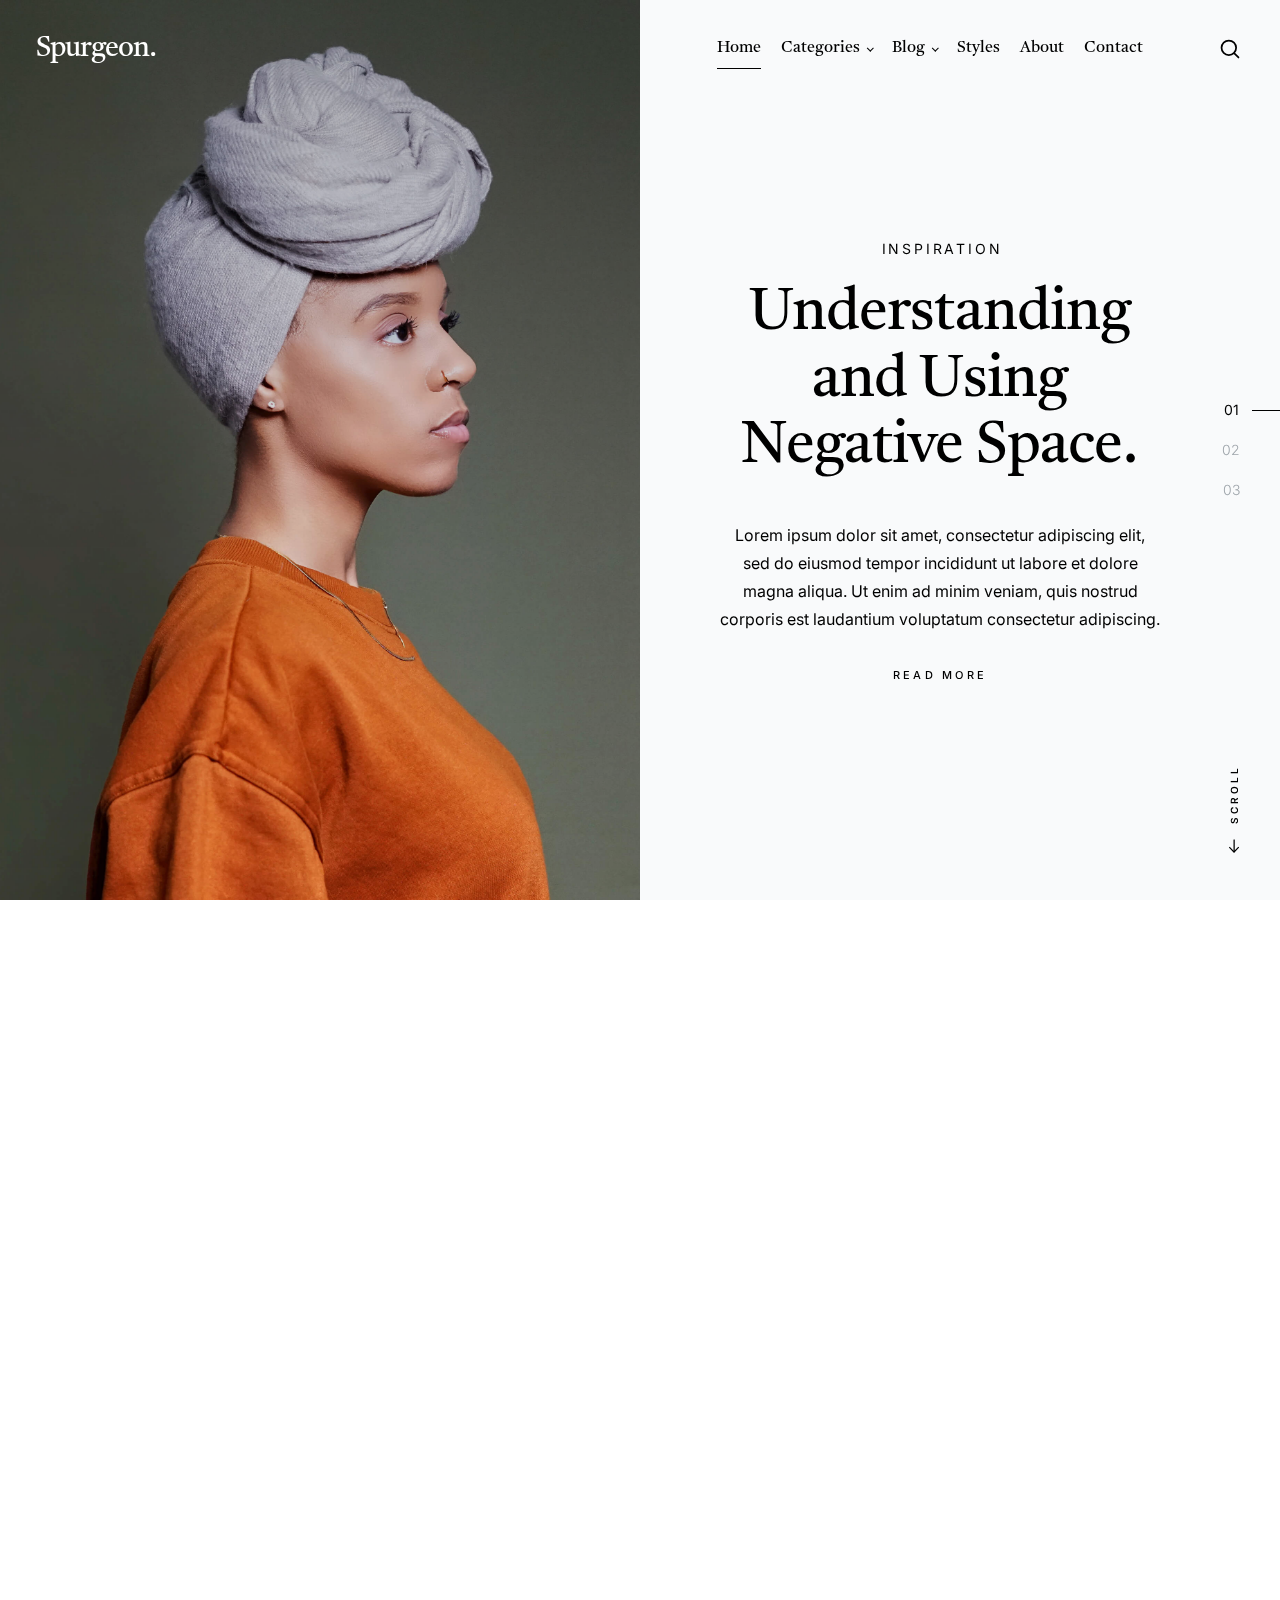
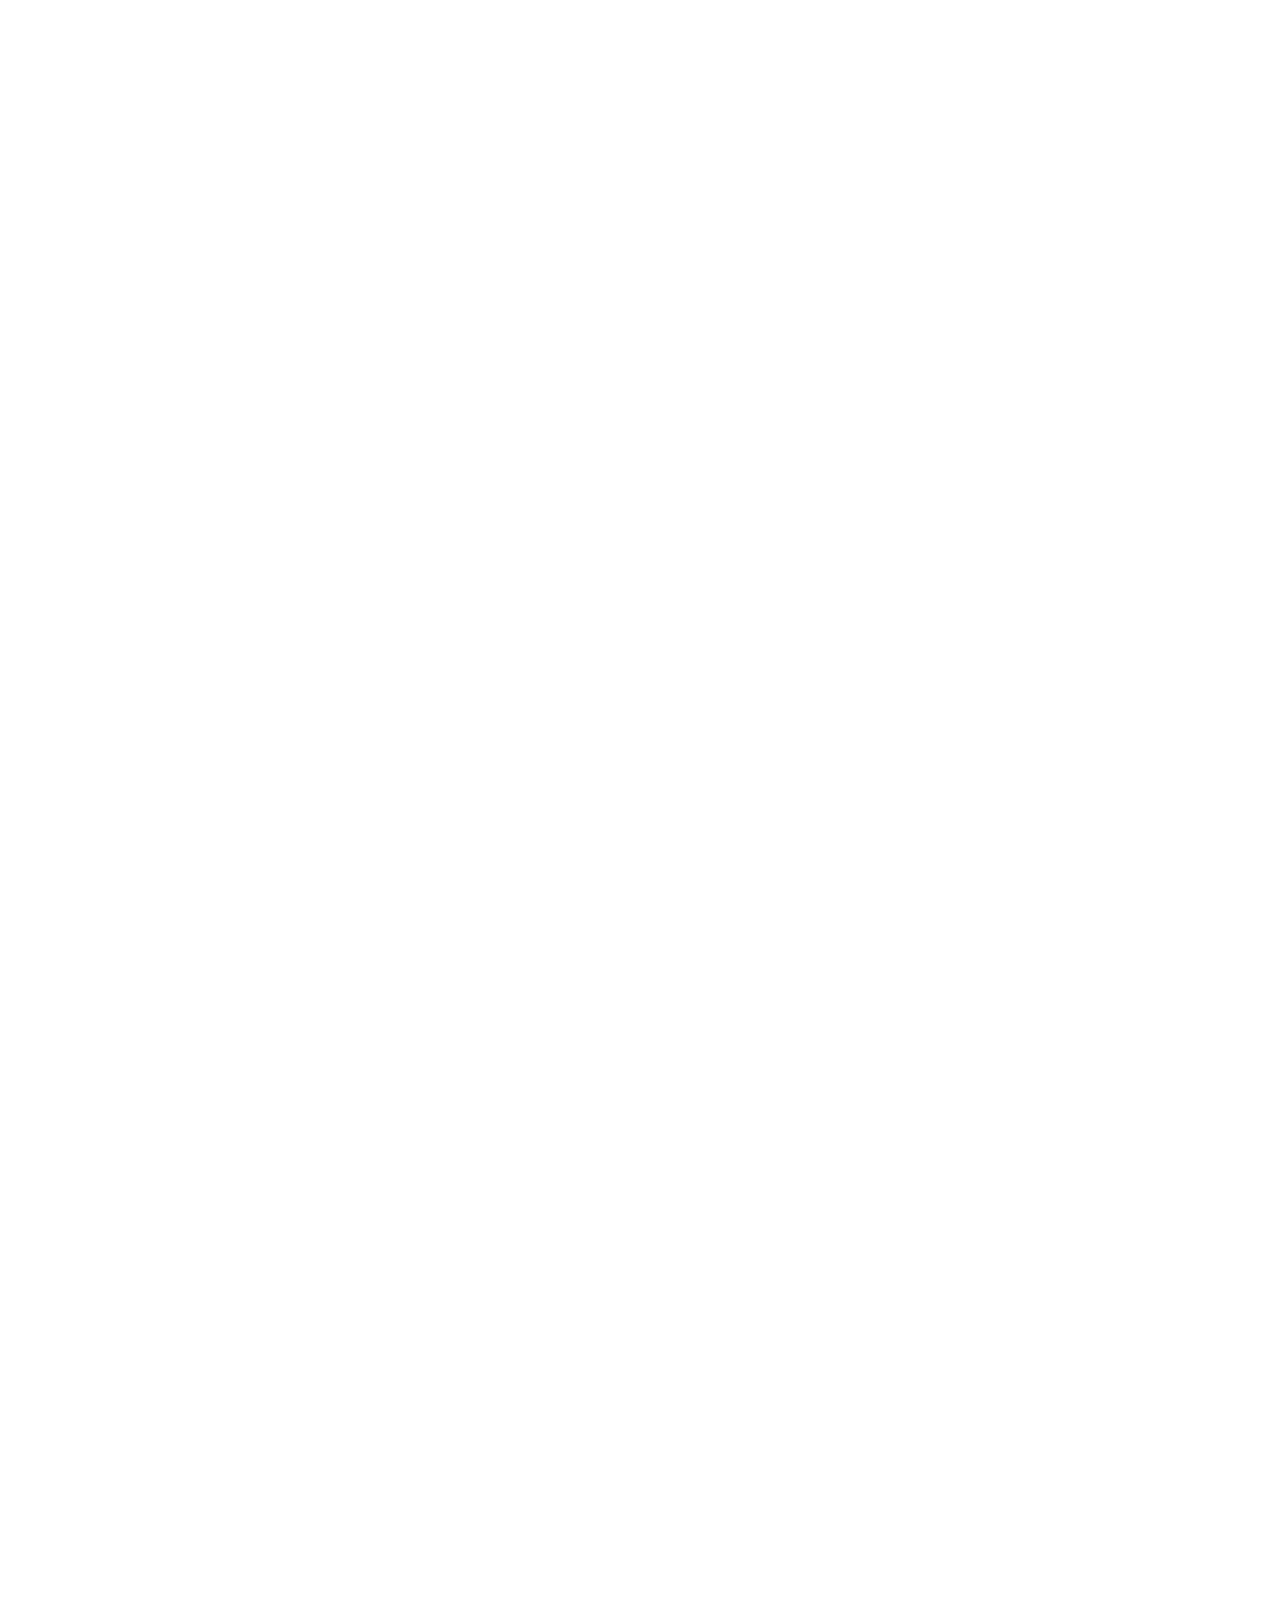
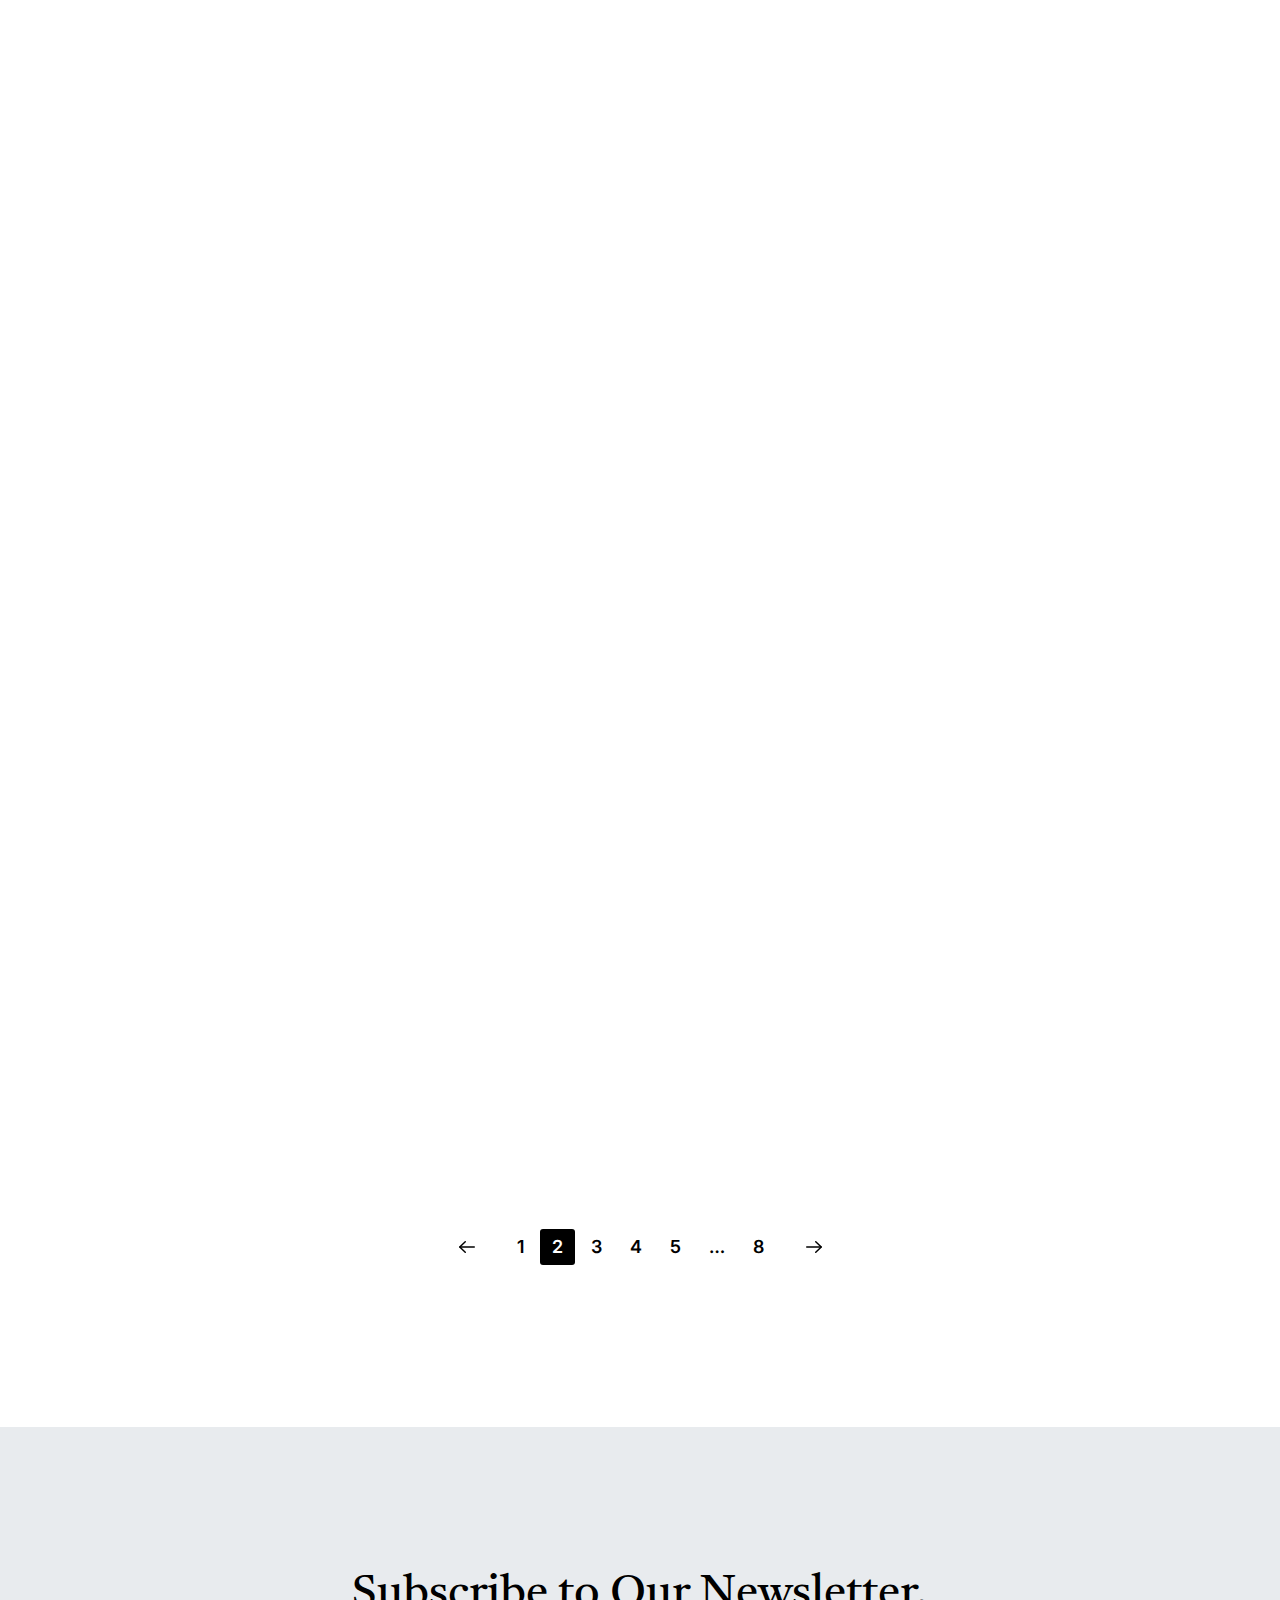
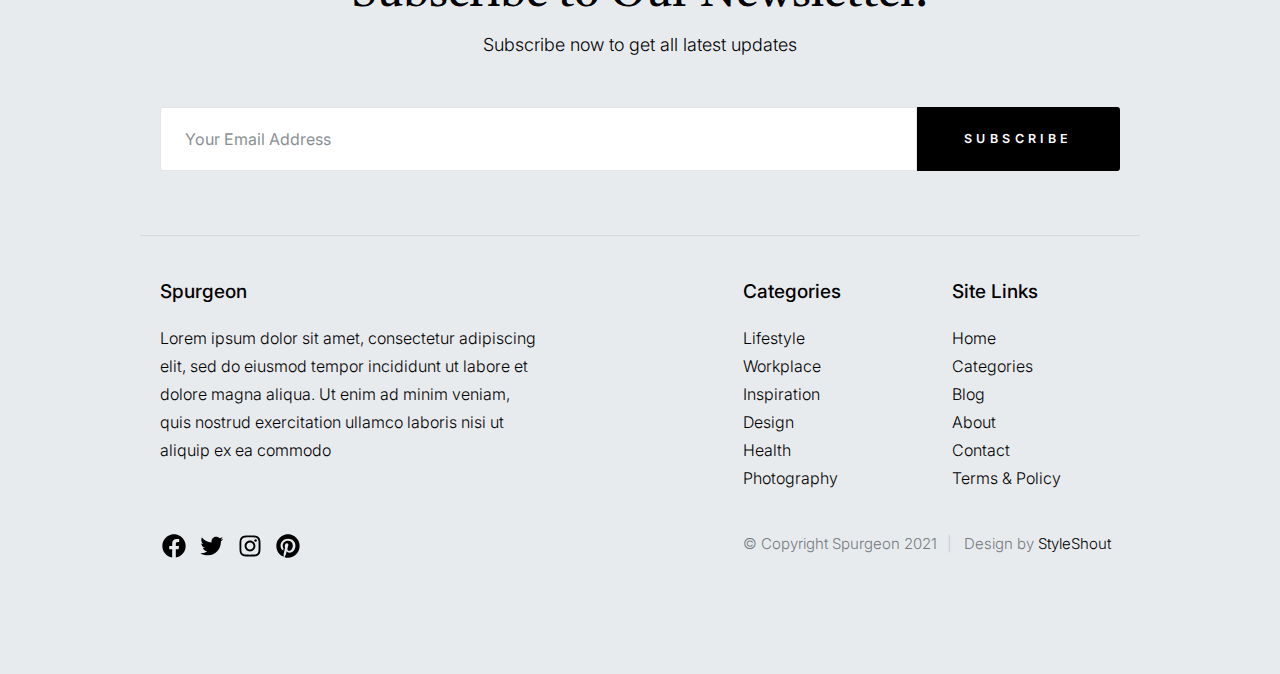
<file: themes/myclassicblog/html_template/index.html>
<!DOCTYPE html>
<html lang="en" class="no-js">

<head>

    <!--- basic page needs ================================================== -->
    <meta charset="utf-8">
    <meta name="viewport" content="width=device-width, initial-scale=1">
    <title>Spurgeon</title>

    <script>
        document.documentElement.classList.remove('no-js');
        document.documentElement.classList.add('js');
    </script>

    <!-- CSS ================================================== -->
    <link rel="stylesheet" href="assets/css/vendor.css">
    <link rel="stylesheet" href="assets/css/styles.css">

    <!-- favicons ================================================== -->
    <link rel="apple-touch-icon" sizes="180x180" href="assets/apple-touch-icon.png">
    <link rel="icon" type="image/png" sizes="32x32" href="assets/favicon-32x32.png">
    <link rel="icon" type="image/png" sizes="16x16" href="assets/favicon-16x16.png">
    <link rel="manifest" href="site.webmanifest">

</head>


<body id="top">

    <!-- preloader ================================================== -->
    <div id="preloader">
        <div id="loader" class="dots-fade">
            <div></div>
            <div></div>
            <div></div>
        </div>
    </div>

    <!-- page wrap ================================================== -->
    <div id="page" class="s-pagewrap ss-home">

        <!-- # site header ================================================== -->
        <header id="masthead" class="s-header">

            <div class="s-header__branding">
                <p class="site-title">
                    <a href="index.html" rel="home">Spurgeon.</a>
                </p>
            </div>

            <div class="row s-header__navigation">

                <nav class="s-header__nav-wrap">

                    <h3 class="s-header__nav-heading">Navigate to</h3>

                    <ul class="s-header__nav">
                        <li class="current-menu-item"><a href="index.html" title="">Home</a></li>
                        <li class="has-children">
                            <a href="#0" title="" class="">Categories</a>
                            <ul class="sub-menu">
                                <li><a href="category.html">Design</a></li>
                                <li><a href="category.html">Lifestyle</a></li>
                                <li><a href="category.html">Inspiration</a></li>
                                <li><a href="category.html">Work</a></li>
                                <li><a href="category.html">Health</a></li>
                                <li><a href="category.html">Photography</a></li>
                            </ul>
                        </li>
                        <li class="has-children">
                            <a href="#0" title="" class="">Blog</a>
                            <ul class="sub-menu">
                                <li><a href="single-standard.html">Standard Post</a></li>
                                <li><a href="single-video.html">Video Post</a></li>
                                <li><a href="single-audio.html">Audio Post</a></li>
                            </ul>
                        </li>
                        <li><a href="styles.html" title="">Styles</a></li>
                        <li><a href="about.html" title="">About</a></li>
                        <li><a href="contact.html" title="">Contact</a></li>
                    </ul> <!-- end s-header__nav -->

                </nav> <!-- end s-header__nav-wrap -->

            </div> <!-- end s-header__navigation -->

            <div class="s-header__search">

                <div class="s-header__search-inner">
                    <div class="row">

                        <form role="search" method="get" class="s-header__search-form" action="#">
                            <label>
                                <span class="u-screen-reader-text">Search for:</span>
                                <input type="search" class="s-header__search-field" placeholder="Search for..." value=""
                                    name="s" title="Search for:" autocomplete="off">
                            </label>
                            <input type="submit" class="s-header__search-submit" value="Search">
                        </form>

                        <a href="#0" title="Close Search" class="s-header__search-close">Close</a>

                    </div> <!-- end row -->
                </div> <!-- s-header__search-inner -->

            </div> <!-- end s-header__search -->

            <a class="s-header__menu-toggle" href="#0"><span>Menu</span></a>
            <a class="s-header__search-trigger" href="#">
                <svg width="24" height="24" fill="none" viewBox="0 0 24 24">
                    <path stroke="currentColor" stroke-linecap="round" stroke-linejoin="round" stroke-width="1.5"
                        d="M19.25 19.25L15.5 15.5M4.75 11C4.75 7.54822 7.54822 4.75 11 4.75C14.4518 4.75 17.25 7.54822 17.25 11C17.25 14.4518 14.4518 17.25 11 17.25C7.54822 17.25 4.75 14.4518 4.75 11Z">
                    </path>
                </svg>
            </a>

        </header> <!-- end s-header -->

        <!-- # site-content ================================================== -->
        <section id="content" class="s-content">

            <!-- hero -->
            <div class="hero">

                <div class="hero__slider swiper-container">

                    <div class="swiper-wrapper">
                        <article class="hero__slide swiper-slide">
                            <div class="hero__entry-image"
                                style="background-image: url('assets/images/thumbs/featured/featured-01_2000.jpg');">
                            </div>
                            <div class="hero__entry-text">
                                <div class="hero__entry-text-inner">
                                    <div class="hero__entry-meta">
                                        <span class="cat-links">
                                            <a href="category.html">Inspiration</a>
                                        </span>
                                    </div>
                                    <h2 class="hero__entry-title">
                                        <a href="single-standard.html">
                                            Understanding and Using Negative Space.
                                        </a>
                                    </h2>
                                    <p class="hero__entry-desc">
                                        Lorem ipsum dolor sit amet, consectetur adipiscing elit, sed do eiusmod tempor
                                        incididunt ut labore et dolore magna aliqua. Ut enim ad minim veniam, quis
                                        nostrud corporis est laudantium voluptatum consectetur adipiscing.
                                    </p>
                                    <a class="hero__more-link" href="single-standard.html">Read More</a>
                                </div>
                            </div>
                        </article>
                        <article class="hero__slide swiper-slide">
                            <div class="hero__entry-image"
                                style="background-image: url('assets/images/thumbs/featured/featured-02_2000.jpg');">
                            </div>
                            <div class="hero__entry-text">
                                <div class="hero__entry-text-inner">
                                    <div class="hero__entry-meta">
                                        <span class="cat-links">
                                            <a href="category.html">Health</a>
                                        </span>
                                    </div>
                                    <h2 class="hero__entry-title">
                                        <a href="single-standard.html">
                                            10 Reasons Why Being in Nature Is Good For You.
                                        </a>
                                    </h2>
                                    <p class="hero__entry-desc">
                                        Voluptas harum sequi rerum quasi quisquam. Est tenetur ut doloribus in aliquid
                                        animi nostrum. Tempora
                                        quibusdam ad nulla. Quis autem possimus dolores est est fugiat saepe vel aut.
                                        Earum consequatur.
                                    </p>
                                    <a class="hero__more-link" href="single-standard.html">Read More</a>
                                </div>
                            </div>
                        </article>
                        <article class="hero__slide swiper-slide">
                            <div class="hero__entry-image"
                                style="background-image: url('assets/images/thumbs/featured/featured-03_2000.jpg');">
                            </div>
                            <div class="hero__entry-text">
                                <div class="hero__entry-text-inner">
                                    <div class="hero__entry-meta">
                                        <span class="cat-links">
                                            <a href="category.html">Lifestyle</a>
                                        </span>
                                    </div>
                                    <h2 class="hero__entry-title">
                                        <a href="single-standard.html">
                                            Six Relaxation Techniques to Reduce Stress.
                                        </a>
                                    </h2>
                                    <p class="hero__entry-desc">
                                        Quasi consequatur quia excepturi ullam velit. Repellat velit vel occaecati neque
                                        perspiciatis quibusdam nulla.
                                        Unde et earum. Nostrum nulla optio debitis odio modi. Quis autem possimus
                                        dolores est est fugiat saepe vel aut.
                                    </p>
                                    <a class="hero__more-link" href="single-standard.html">Read More</a>
                                </div>
                            </div>
                        </article>
                    </div> <!-- swiper-wrapper -->

                    <div class="swiper-pagination"></div>

                </div> <!-- end hero slider -->

                <a href="#bricks" class="hero__scroll-down smoothscroll">
                    <svg width="24" height="24" fill="none" viewBox="0 0 24 24">
                        <path stroke="currentColor" stroke-linecap="round" stroke-linejoin="round" stroke-width="1.5"
                            d="M10.25 6.75L4.75 12L10.25 17.25"></path>
                        <path stroke="currentColor" stroke-linecap="round" stroke-linejoin="round" stroke-width="1.5"
                            d="M19.25 12H5"></path>
                    </svg>
                    <span>Scroll</span>
                </a>

            </div> <!-- end hero -->


            <!--  masonry -->
            <div id="bricks" class="bricks">

                <div class="masonry">

                    <div class="bricks-wrapper" data-animate-block>

                        <div class="grid-sizer"></div>

                        <article class="brick entry" data-animate-el>

                            <div class="entry__thumb">
                                <a href="single-standard.html" class="thumb-link">
                                    <img src="assets/images/thumbs/masonry/statue-600.jpg"
                                        srcset="assets/images/thumbs/masonry/statue-600.jpg 1x, assets/images/thumbs/masonry/statue-1200.jpg 2x"
                                        alt="">
                                </a>
                            </div> <!-- end entry__thumb -->

                            <div class="entry__text">
                                <div class="entry__header">
                                    <div class="entry__meta">
                                        <span class="cat-links">
                                            <a href="#">Design</a>
                                        </span>
                                        <span class="byline">
                                            By:
                                            <a href="#0">Naruto Uzumaki</a>
                                        </span>
                                    </div>
                                    <h1 class="entry__title"><a href="single-standard.html">Just a Normal Simple Blog
                                            Post.</a></h1>
                                </div>
                                <div class="entry__excerpt">
                                    <p>
                                        Lorem ipsum Sed eiusmod esse aliqua sed incididunt aliqua incididunt mollit id
                                        et sit proident dolor nulla
                                        sed commodo est ad minim elit reprehenderit nisi officia aute incididunt velit
                                        sint in aliqua cillum in.
                                    </p>
                                </div>
                                <a class="entry__more-link" href="#0">Read More</a>
                            </div> <!-- end entry__text -->

                        </article> <!-- end article -->

                        <article class="brick entry" data-animate-el>

                            <div class="entry__thumb">
                                <a href="single-standard.html" class="thumb-link">
                                    <img src="assets/images/thumbs/masonry/beetle-600.jpg"
                                        srcset="assets/images/thumbs/masonry/beetle-600.jpg 1x, assets/images/thumbs/masonry/beetle-1200.jpg 2x"
                                        alt="">
                                </a>
                            </div> <!-- end entry__thumb -->

                            <div class="entry__text">
                                <div class="entry__header">
                                    <div class="entry__meta">
                                        <span class="cat-links">
                                            <a href="#">Lifestyle</a>
                                        </span>
                                        <span class="post-date">
                                            By:
                                            <a href="#0">Sasuke Uchiha</a>
                                        </span>
                                    </div>
                                    <h1 class="entry__title"><a href="single-standard.html">Throwback To The Good Old
                                            Days.</a></h1>
                                </div>
                                <div class="entry__excerpt">
                                    <p>
                                        Ipsam odio corrupti et dolores odit aliquid quo. Dolore consectetur a sit modi
                                        quam debitis non omnis. Enim ullam
                                        voluptatem ipsum soluta sed debitis nihil quasi. Et et et sit. Lorem ipsum Sed
                                        eiusmod esse aliqua sed incididunt.
                                    </p>
                                </div>
                                <a class="entry__more-link" href="#0">Read More</a>
                            </div> <!-- end entry__text -->

                        </article> <!-- end article -->

                        <article class="brick entry" data-animate-el>

                            <div class="entry__thumb">
                                <a href="single-standard.html" class="thumb-link">
                                    <img src="assets/images/thumbs/masonry/grayscale-600.jpg"
                                        srcset="assets/images/thumbs/masonry/grayscale-600.jpg 1x, assets/images/thumbs/masonry/grayscale-1200.jpg 2x"
                                        alt="">
                                </a>
                            </div> <!-- end entry__thumb -->

                            <div class="entry__text">
                                <div class="entry__header">
                                    <div class="entry__meta">
                                        <span class="cat-links">
                                            <a href="#">Design</a>
                                        </span>
                                        <span class="byline">
                                            By:
                                            <a href="#0">Naruto Uzumaki</a>
                                        </span>
                                    </div>
                                    <h1 class="entry__title"><a href="single-standard.html">5 Grayscale Coloring
                                            Techniques.</a></h1>
                                </div>
                                <div class="entry__excerpt">
                                    <p>
                                        Quo saepe magni magnam expedita nobis. Rerum assumenda necessitatibus tempora
                                        dolorem. Harum animi tempora odio natus et
                                        et perferendis possimus. Aut quo mollitia libero molestiae aut molestiae
                                        voluptate tempore. Eius voluptatem eligendi .
                                    </p>
                                </div>
                                <a class="entry__more-link" href="#0">Read More</a>
                            </div> <!-- end entry__text -->

                        </article> <!-- end article -->

                        <article class="brick entry" data-animate-el>

                            <div class="entry__thumb">
                                <a href="single-standard.html" class="thumb-link">
                                    <img src="assets/images/thumbs/masonry/woodcraft-600.jpg"
                                        srcset="assets/images/thumbs/masonry/woodcraft-600.jpg 1x, assets/images/thumbs/masonry/woodcraft-1200.jpg 2x"
                                        alt="">
                                </a>
                            </div> <!-- end entry__thumb -->

                            <div class="entry__text">
                                <div class="entry__header">
                                    <div class="entry__meta">
                                        <span class="cat-links">
                                            <a href="#">Lifestyle</a>
                                        </span>
                                        <span class="byline">
                                            By:
                                            <a href="#0">Shikamaru Nara</a>
                                        </span>
                                    </div>
                                    <h1 class="entry__title"><a href="single-standard.html">What Minimalism Really Looks
                                            Like.</a></h1>
                                </div>
                                <div class="entry__excerpt">
                                    <p>
                                        Lorem ipsum Sed eiusmod esse aliqua sed incididunt aliqua incididunt mollit id
                                        et sit proident dolor nulla sed commodo
                                        est ad minim elit reprehenderit nisi officia aute incididunt velit sint in
                                        aliqua cillum in consequat consequat.
                                    </p>
                                </div>
                                <a class="entry__more-link" href="#0">Read More</a>
                            </div> <!-- end entry__text -->

                        </article> <!-- end entry -->

                        <article class="brick entry" data-animate-el>

                            <div class="entry__thumb">
                                <a href="single-standard.html" class="thumb-link">
                                    <img src="assets/images/thumbs/masonry/tulips-600.jpg"
                                        srcset="assets/images/thumbs/masonry/tulips-600.jpg 1x, assets/images/thumbs/masonry/tulips-1200.jpg 2x"
                                        alt="">
                                </a>
                            </div> <!-- end entry__thumb -->

                            <div class="entry__text">
                                <div class="entry__header">
                                    <div class="entry__meta">
                                        <span class="cat-links">
                                            <a href="#">Health</a>
                                        </span>
                                        <span class="byline">
                                            By:
                                            <a href="#0">Kakashi Hatake</a>
                                        </span>
                                    </div>
                                    <h1 class="entry__title"><a href="single-standard.html">10 Interesting Facts About
                                            Caffeine.</a></h1>
                                </div>
                                <div class="entry__excerpt">
                                    <p>
                                        Consequatur amet voluptatem aliquid fuga. Consequatur tempora eos earum deleniti
                                        repellendus ducimus. Qui ipsum voluptas
                                        sed et ad dignissimos explicabo maxime dolor. Rerum quia et. Suscipit similique
                                        et. Atque tenetur provident. Excepturi
                                        autem unde.
                                    </p>
                                </div>
                                <a class="entry__more-link" href="#0">Read More</a>
                            </div> <!-- end entry__text -->

                        </article> <!-- end article -->

                        <article class="brick entry" data-animate-el>

                            <div class="entry__thumb">
                                <a href="single-standard.html" class="thumb-link">
                                    <img src="assets/images/thumbs/masonry/red-and-blue-600.jpg"
                                        srcset="assets/images/thumbs/masonry/red-and-blue-600.jpg 1x, assets/images/thumbs/masonry/red-and-blue-1200.jpg 2x"
                                        alt="">
                                </a>
                            </div> <!-- end entry__thumb -->

                            <div class="entry__text">
                                <div class="entry__header">
                                    <div class="entry__meta">
                                        <span class="cat-links">
                                            <a href="#">Work</a>
                                            <a href="#">Design</a>
                                        </span>
                                        <span class="byline">
                                            By:
                                            <a href="#0">Shikamaru Nara</a>
                                        </span>
                                    </div>
                                    <h1 class="entry__title"><a href="single-standard.html">Red and Blue Photo
                                            Effects.</a></h1>
                                </div>
                                <div class="entry__excerpt">
                                    <p>
                                        Lorem ipsum Sed eiusmod esse aliqua sed incididunt aliqua incididunt mollit id
                                        et sit proident dolor nulla sed commodo
                                        est ad minim elit reprehenderit nisi officia aute incididunt velit sint in
                                        aliqua cillum in consequat consequat in
                                        culpa in anim.
                                    </p>
                                </div>
                                <a class="entry__more-link" href="#0">Read More</a>
                            </div> <!-- end entry__text -->

                        </article> <!-- end article -->

                        <article class="brick entry" data-animate-el>

                            <div class="entry__thumb">
                                <a href="single-standard.html" class="thumb-link">
                                    <img src="assets/images/thumbs/masonry/white-lamp-600.jpg"
                                        srcset="assets/images/thumbs/masonry/white-lamp-600.jpg 1x, assets/images/thumbs/masonry/white-lamp-1200.jpg 2x"
                                        alt="">
                                </a>
                            </div> <!-- end entry__thumb -->

                            <div class="entry__text">
                                <div class="entry__header">
                                    <div class="entry__meta">
                                        <span class="cat-links">
                                            <a href="#">Lifestyle</a>
                                            <a href="#">Work</a>
                                        </span>
                                        <span class="byline">
                                            By:
                                            <a href="#0">Naruto Uzumaki</a>
                                        </span>
                                    </div>
                                    <h1 class="entry__title"><a href="single-standard.html">10 Practical Ways to Be
                                            Minimalist.</a></h1>
                                </div>
                                <div class="entry__excerpt">
                                    <p>
                                        Ratione qui voluptas reprehenderit facilis soluta ut nam. Distinctio cum
                                        excepturi et. Aperiam blanditiis voluptatem.
                                        A esse sunt nesciunt voluptate. Architecto voluptas id rerum placeat nostrum et
                                        optio. Placeat occaecati voluptas.
                                    </p>
                                </div>
                                <a class="entry__more-link" href="#0">Read More</a>
                            </div> <!-- end entry__text -->

                        </article> <!-- end article -->

                        <article class="brick entry" data-animate-el>

                            <div class="entry__thumb">
                                <a href="single-standard.html" class="thumb-link">
                                    <img src="assets/images/thumbs/masonry/books-600.jpg"
                                        srcset="assets/images/thumbs/masonry/books-600.jpg 1x, assets/images/thumbs/masonry/books-1200.jpg 2x"
                                        alt="">
                                </a>
                            </div> <!-- end entry__thumb -->

                            <div class="entry__text">
                                <div class="entry__header">
                                    <div class="entry__meta">
                                        <span class="cat-links">
                                            <a href="#">Health</a>
                                            <a href="#">Lifestyle</a>
                                        </span>
                                        <span class="byline">
                                            By:
                                            <a href="#0">Sakura Haruno</a>
                                        </span>
                                    </div>
                                    <h1 class="entry__title"><a href="single-standard.html">What Does Reading Do to Your
                                            Brain?</a></h1>
                                </div>
                                <div class="entry__excerpt">
                                    <p>
                                        Lorem ipsum Sed eiusmod esse aliqua sed incididunt aliqua incididunt mollit id
                                        et sit proident dolor nulla sed
                                        commodo est ad minim elit reprehenderit nisi officia aute incididunt velit sint
                                        in aliqua cillum in consequat.
                                    </p>
                                </div>
                                <a class="entry__more-link" href="#0">Read More</a>
                            </div> <!-- end entry__text -->

                        </article> <!-- end article -->

                        <article class="brick entry" data-animate-el>

                            <div class="entry__thumb">
                                <a href="single-standard.html" class="thumb-link">
                                    <img src="assets/images/thumbs/masonry/lamp-600.jpg"
                                        srcset="assets/images/thumbs/masonry/lamp-600.jpg 1x, assets/images/thumbs/masonry/lamp-1200.jpg 2x"
                                        alt="">
                                </a>
                            </div> <!-- end entry__thumb -->

                            <div class="entry__text">
                                <div class="entry__header">
                                    <div class="entry__meta">
                                        <span class="cat-links">
                                            <a href="#">Design</a>
                                            <a href="#">Photography</a>
                                        </span>
                                        <span class="byline">
                                            By:
                                            <a href="#0">Shikamaru Narra</a>
                                        </span>
                                    </div>
                                    <h1 class="entry__title"><a href="single-standard.html">Symmetry In Modern
                                            Design.</a></h1>
                                </div>
                                <div class="entry__excerpt">
                                    <p>
                                        Praesentium vel similique laboriosam repudiandae mollitia error. Inventore
                                        numquam occaecati omnis beatae fugiat.
                                        Porro sed numquam doloribus dolores exercitationem recusandae culpa. Sint vel
                                        vel quia quis. Non velit eum ea
                                        tempora quas sapiente.
                                    </p>
                                </div>
                                <a class="entry__more-link" href="#0">Read More</a>
                            </div> <!-- end entry__text -->

                        </article> <!-- end article -->

                        <article class="brick entry" data-animate-el>

                            <div class="entry__thumb">
                                <a href="single-standard.html" class="thumb-link">
                                    <img src="assets/images/thumbs/masonry/clock-600.jpg"
                                        srcset="assets/images/thumbs/masonry/clock-600.jpg 1x, assets/images/thumbs/masonry/clock-1200.jpg 2x"
                                        alt="">
                                </a>
                            </div> <!-- end entry__thumb -->

                            <div class="entry__text">
                                <div class="entry__header">
                                    <div class="entry__meta">
                                        <span class="cat-links">
                                            <a href="#">Lifestyle</a>
                                            <a href="#">Work</a>
                                        </span>
                                        <span class="byline">
                                            By:
                                            <a href="#0">Sasuke Uchiha</a>
                                        </span>
                                    </div>
                                    <h1 class="entry__title"><a href="single-standard.html">10 Tips for Managing Time
                                            Effectively.</a></h1>
                                </div>
                                <div class="entry__excerpt">
                                    <p>
                                        Lorem ipsum Sed eiusmod esse aliqua sed incididunt aliqua incididunt mollit id
                                        et sit proident dolor nulla
                                        sed commodo est ad minim elit reprehenderit nisi officia aute incididunt velit
                                        sint in aliqua cillum in anim.
                                    </p>
                                </div>
                                <a class="entry__more-link" href="#0">Read More</a>
                            </div> <!-- end entry__text -->

                        </article> <!-- end article -->

                        <article class="brick entry" data-animate-el>

                            <div class="entry__thumb">
                                <a href="single-standard.html" class="thumb-link">
                                    <img src="assets/images/thumbs/masonry/phone-and-keyboard-600.jpg"
                                        srcset="assets/images/thumbs/masonry/phone-and-keyboard-600.jpg 1x, assets/images/thumbs/masonry/phone-and-keyboard-1200.jpg 2x"
                                        alt="">
                                </a>
                            </div> <!-- end entry__thumb -->

                            <div class="entry__text">
                                <div class="entry__header">
                                    <div class="entry__meta">
                                        <span class="cat-links">
                                            <a href="https://www.dreamhost.com/r.cgi?287326">Dreamhost</a>
                                        </span>
                                        <span class="byline">
                                            By:
                                            <a href="#0">StyleShout</a>
                                        </span>
                                    </div>
                                    <h1 class="entry__title"><a href="https://www.dreamhost.com/r.cgi?287326">Need Web
                                            Hosting for Your Websites?</a></h1>
                                </div>
                                <div class="entry__excerpt">
                                    <p>
                                        Need hosting? We would highly recommend DreamHost.
                                        Enjoy 100% in-house support, guaranteed performance and uptime, 1-click
                                        installs, and a super-intuitive control
                                        panel to make managing your websites and projects easy.
                                    </p>
                                </div>
                                <a class="entry__more-link" href="https://www.dreamhost.com/r.cgi?287326">Learn More</a>
                            </div> <!-- end entry__text -->

                        </article> <!-- end article -->

                        <article class="brick entry" data-animate-el>

                            <div class="entry__thumb">
                                <a href="single-standard.html" class="thumb-link">
                                    <img src="assets/images/thumbs/masonry/wheel-600.jpg"
                                        srcset="assets/images/thumbs/masonry/wheel-600.jpg 1x, assets/images/thumbs/masonry/wheel-1200.jpg 2x"
                                        alt="">
                                </a>
                            </div> <!-- end entry__thumb -->

                            <div class="entry__text">
                                <div class="entry__header">
                                    <div class="entry__meta">
                                        <span class="cat-links">
                                            <a href="#">Photography</a>
                                        </span>
                                        <span class="byline">
                                            By:
                                            <a href="#0">Naruto Uzumaki</a>
                                        </span>
                                    </div>
                                    <h1 class="entry__title"><a href="single-standard.html">Black And White Photography
                                            Tips.</a></h1>
                                </div>
                                <div class="entry__excerpt">
                                    <p>
                                        Voluptatem maiores aut delectus accusamus et explicabo et. Enim sunt quo odio
                                        sit. Hic consequatur et quia voluptas saepe.
                                        Vel nostrum incidunt ab eum distinctio recusandae. Labore dolore consequatur
                                        occaecati iste ex consectetur et perferendis.
                                    </p>
                                </div>
                                <a class="entry__more-link" href="#0">Read More</a>
                            </div> <!-- end entry__text -->

                        </article> <!-- end article -->

                    </div> <!-- end bricks-wrapper -->

                </div> <!-- end masonry-->


                <!-- pagination -->
                <div class="row pagination">
                    <div class="column lg-12">
                        <nav class="pgn">
                            <ul>
                                <li>
                                    <a class="pgn__prev" href="#0">
                                        <svg width="24" height="24" fill="none" viewBox="0 0 24 24">
                                            <path stroke="currentColor" stroke-linecap="round" stroke-linejoin="round"
                                                stroke-width="1.5" d="M10.25 6.75L4.75 12L10.25 17.25"></path>
                                            <path stroke="currentColor" stroke-linecap="round" stroke-linejoin="round"
                                                stroke-width="1.5" d="M19.25 12H5"></path>
                                        </svg>
                                    </a>
                                </li>
                                <li><a class="pgn__num" href="#0">1</a></li>
                                <li><span class="pgn__num current">2</span></li>
                                <li><a class="pgn__num" href="#0">3</a></li>
                                <li><a class="pgn__num" href="#0">4</a></li>
                                <li><a class="pgn__num" href="#0">5</a></li>
                                <li><span class="pgn__num dots">…</span></li>
                                <li><a class="pgn__num" href="#0">8</a></li>
                                <li>
                                    <a class="pgn__next" href="#0">
                                        <svg width="24" height="24" fill="none" viewBox="0 0 24 24">
                                            <path stroke="currentColor" stroke-linecap="round" stroke-linejoin="round"
                                                stroke-width="1.5" d="M13.75 6.75L19.25 12L13.75 17.25"></path>
                                            <path stroke="currentColor" stroke-linecap="round" stroke-linejoin="round"
                                                stroke-width="1.5" d="M19 12H4.75"></path>
                                        </svg>
                                    </a>
                                </li>
                            </ul>
                        </nav> <!-- end pgn -->
                    </div> <!-- end column -->
                </div> <!-- end pagination -->

            </div> <!-- end bricks -->

        </section> <!-- end s-content -->

        <!-- # site-footer ================================================== -->
        <footer id="colophon" class="s-footer">

            <div class="row s-footer__subscribe">
                <div class="column lg-12">

                    <h2>
                        Subscribe to Our Newsletter.
                    </h2>
                    <p>
                        Subscribe now to get all latest updates
                    </p>

                    <form id="mc-form" class="mc-form">
                        <input type="email" name="EMAIL" id="mce-EMAIL" class="u-fullwidth text-center"
                            placeholder="Your Email Address"
                            title="The domain portion of the email address is invalid (the portion after the @)."
                            pattern="^([^\x00-\x20\x22\x28\x29\x2c\x2e\x3a-\x3c\x3e\x40\x5b-\x5d\x7f-\xff]+|\x22([^\x0d\x22\x5c\x80-\xff]|\x5c[\x00-\x7f])*\x22)(\x2e([^\x00-\x20\x22\x28\x29\x2c\x2e\x3a-\x3c\x3e\x40\x5b-\x5d\x7f-\xff]+|\x22([^\x0d\x22\x5c\x80-\xff]|\x5c[\x00-\x7f])*\x22))*\x40([^\x00-\x20\x22\x28\x29\x2c\x2e\x3a-\x3c\x3e\x40\x5b-\x5d\x7f-\xff]+|\x5b([^\x0d\x5b-\x5d\x80-\xff]|\x5c[\x00-\x7f])*\x5d)(\x2e([^\x00-\x20\x22\x28\x29\x2c\x2e\x3a-\x3c\x3e\x40\x5b-\x5d\x7f-\xff]+|\x5b([^\x0d\x5b-\x5d\x80-\xff]|\x5c[\x00-\x7f])*\x5d))*(\.\w{2,})+$"
                            required>
                        <input type="submit" name="subscribe" value="Subscribe"
                            class="btn--small btn--primary u-fullwidth">
                        <!-- <div style="position: absolute; left: -5000px;" aria-hidden="true"><input type="text" name="b_cdb7b577e41181934ed6a6a44_9a91cfe7b3" tabindex="-1" value=""></div> -->
                        <div class="mc-status"></div>
                    </form>

                </div>
            </div> <!-- end s-footer__subscribe -->

            <div class="row s-footer__main">

                <div class="column lg-5 md-6 tab-12 s-footer__about">
                    <h4>Spurgeon</h4>

                    <p>
                        Lorem ipsum dolor sit amet, consectetur
                        adipiscing elit, sed do eiusmod tempor
                        incididunt ut labore et dolore magna aliqua.
                        Ut enim ad minim veniam, quis nostrud exercitation
                        ullamco laboris nisi ut aliquip ex ea commodo
                    </p>
                </div> <!-- end s-footer__about -->

                <div class="column lg-5 md-6 tab-12">
                    <div class="row">
                        <div class="column lg-6">
                            <h4>Categories</h4>
                            <ul class="link-list">
                                <li><a href="category.html">Lifestyle</a></li>
                                <li><a href="category.html">Workplace</a></li>
                                <li><a href="category.html">Inspiration</a></li>
                                <li><a href="category.html">Design</a></li>
                                <li><a href="category.html">Health</a></li>
                                <li><a href="category.html">Photography</a></li>
                            </ul>
                        </div>
                        <div class="column lg-6">
                            <h4>Site Links</h4>
                            <ul class="link-list">
                                <li><a href="index.html">Home</a></li>
                                <li><a href="category.html">Categories</a></li>
                                <li><a href="category.html">Blog</a></li>
                                <li><a href="about.html">About</a></li>
                                <li><a href="about.html">Contact</a></li>
                                <li><a href="#0">Terms & Policy</a></li>
                            </ul>
                        </div>
                    </div>
                </div>

            </div> <!-- end s-footer__main -->

            <div class="row s-footer__bottom">

                <div class="column lg-7 md-6 tab-12">
                    <ul class="s-footer__social">
                        <li>
                            <a href="#0">
                                <svg xmlns="http://www.w3.org/2000/svg" width="24" height="24" viewBox="0 0 24 24"
                                    style="fill: rgba(0, 0, 0, 1);transform: ;msFilter:;">
                                    <path
                                        d="M12.001 2.002c-5.522 0-9.999 4.477-9.999 9.999 0 4.99 3.656 9.126 8.437 9.879v-6.988h-2.54v-2.891h2.54V9.798c0-2.508 1.493-3.891 3.776-3.891 1.094 0 2.24.195 2.24.195v2.459h-1.264c-1.24 0-1.628.772-1.628 1.563v1.875h2.771l-.443 2.891h-2.328v6.988C18.344 21.129 22 16.992 22 12.001c0-5.522-4.477-9.999-9.999-9.999z">
                                    </path>
                                </svg>
                                <span class="u-screen-reader-text">Facebook</span>
                            </a>
                        </li>
                        <li>
                            <a href="#0">
                                <svg xmlns="http://www.w3.org/2000/svg" width="24" height="24" viewBox="0 0 24 24"
                                    style="fill:rgba(0, 0, 0, 1);transform:;-ms-filter:">
                                    <path
                                        d="M19.633,7.997c0.013,0.175,0.013,0.349,0.013,0.523c0,5.325-4.053,11.461-11.46,11.461c-2.282,0-4.402-0.661-6.186-1.809 c0.324,0.037,0.636,0.05,0.973,0.05c1.883,0,3.616-0.636,5.001-1.721c-1.771-0.037-3.255-1.197-3.767-2.793 c0.249,0.037,0.499,0.062,0.761,0.062c0.361,0,0.724-0.05,1.061-0.137c-1.847-0.374-3.23-1.995-3.23-3.953v-0.05 c0.537,0.299,1.16,0.486,1.82,0.511C3.534,9.419,2.823,8.184,2.823,6.787c0-0.748,0.199-1.434,0.548-2.032 c1.983,2.443,4.964,4.04,8.306,4.215c-0.062-0.3-0.1-0.611-0.1-0.923c0-2.22,1.796-4.028,4.028-4.028 c1.16,0,2.207,0.486,2.943,1.272c0.91-0.175,1.782-0.512,2.556-0.973c-0.299,0.935-0.936,1.721-1.771,2.22 c0.811-0.088,1.597-0.312,2.319-0.624C21.104,6.712,20.419,7.423,19.633,7.997z">
                                    </path>
                                </svg>
                                <span class="u-screen-reader-text">Twitter</span>
                            </a>
                        </li>
                        <li>
                            <a href="#0">
                                <svg xmlns="http://www.w3.org/2000/svg" width="24" height="24" viewBox="0 0 24 24"
                                    style="fill:rgba(0, 0, 0, 1);transform:;-ms-filter:">
                                    <path
                                        d="M11.999,7.377c-2.554,0-4.623,2.07-4.623,4.623c0,2.554,2.069,4.624,4.623,4.624c2.552,0,4.623-2.07,4.623-4.624 C16.622,9.447,14.551,7.377,11.999,7.377L11.999,7.377z M11.999,15.004c-1.659,0-3.004-1.345-3.004-3.003 c0-1.659,1.345-3.003,3.004-3.003s3.002,1.344,3.002,3.003C15.001,13.659,13.658,15.004,11.999,15.004L11.999,15.004z">
                                    </path>
                                    <circle cx="16.806" cy="7.207" r="1.078"></circle>
                                    <path
                                        d="M20.533,6.111c-0.469-1.209-1.424-2.165-2.633-2.632c-0.699-0.263-1.438-0.404-2.186-0.42 c-0.963-0.042-1.268-0.054-3.71-0.054s-2.755,0-3.71,0.054C7.548,3.074,6.809,3.215,6.11,3.479C4.9,3.946,3.945,4.902,3.477,6.111 c-0.263,0.7-0.404,1.438-0.419,2.186c-0.043,0.962-0.056,1.267-0.056,3.71c0,2.442,0,2.753,0.056,3.71 c0.015,0.748,0.156,1.486,0.419,2.187c0.469,1.208,1.424,2.164,2.634,2.632c0.696,0.272,1.435,0.426,2.185,0.45 c0.963,0.042,1.268,0.055,3.71,0.055s2.755,0,3.71-0.055c0.747-0.015,1.486-0.157,2.186-0.419c1.209-0.469,2.164-1.424,2.633-2.633 c0.263-0.7,0.404-1.438,0.419-2.186c0.043-0.962,0.056-1.267,0.056-3.71s0-2.753-0.056-3.71C20.941,7.57,20.801,6.819,20.533,6.111z M19.315,15.643c-0.007,0.576-0.111,1.147-0.311,1.688c-0.305,0.787-0.926,1.409-1.712,1.711c-0.535,0.199-1.099,0.303-1.67,0.311 c-0.95,0.044-1.218,0.055-3.654,0.055c-2.438,0-2.687,0-3.655-0.055c-0.569-0.007-1.135-0.112-1.669-0.311 c-0.789-0.301-1.414-0.923-1.719-1.711c-0.196-0.534-0.302-1.099-0.311-1.669c-0.043-0.95-0.053-1.218-0.053-3.654 c0-2.437,0-2.686,0.053-3.655c0.007-0.576,0.111-1.146,0.311-1.687c0.305-0.789,0.93-1.41,1.719-1.712 c0.534-0.198,1.1-0.303,1.669-0.311c0.951-0.043,1.218-0.055,3.655-0.055c2.437,0,2.687,0,3.654,0.055 c0.571,0.007,1.135,0.112,1.67,0.311c0.786,0.303,1.407,0.925,1.712,1.712c0.196,0.534,0.302,1.099,0.311,1.669 c0.043,0.951,0.054,1.218,0.054,3.655c0,2.436,0,2.698-0.043,3.654H19.315z">
                                    </path>
                                </svg>
                                <span class="u-screen-reader-text">Instagram</span>
                            </a>
                        </li>
                        <li>
                            <a href="#0">
                                <svg xmlns="http://www.w3.org/2000/svg" width="24" height="24" viewBox="0 0 24 24"
                                    style="fill: rgba(0, 0, 0, 1);transform: ;msFilter:;">
                                    <path
                                        d="M11.99 2C6.472 2 2 6.473 2 11.99c0 4.232 2.633 7.85 6.35 9.306-.088-.79-.166-2.006.034-2.868.182-.78 1.172-4.966 1.172-4.966s-.299-.599-.299-1.484c0-1.388.805-2.425 1.808-2.425.853 0 1.264.64 1.264 1.407 0 .858-.546 2.139-.827 3.327-.235.994.499 1.805 1.479 1.805 1.775 0 3.141-1.872 3.141-4.575 0-2.392-1.719-4.064-4.173-4.064-2.843 0-4.512 2.132-4.512 4.335 0 .858.331 1.779.744 2.28a.3.3 0 0 1 .069.286c-.076.315-.245.994-.277 1.133-.044.183-.145.222-.335.134-1.247-.581-2.027-2.405-2.027-3.871 0-3.151 2.289-6.045 6.601-6.045 3.466 0 6.159 2.469 6.159 5.77 0 3.444-2.171 6.213-5.184 6.213-1.013 0-1.964-.525-2.29-1.146l-.623 2.374c-.225.868-.834 1.956-1.241 2.62a10 10 0 0 0 2.958.445c5.517 0 9.99-4.473 9.99-9.99S17.507 2 11.99 2">
                                    </path>
                                </svg>
                                <span class="u-screen-reader-text">Pinterest</span>
                            </a>
                        </li>
                    </ul>
                </div>
                <div class="column lg-5 md-6 tab-12">
                    <div class="ss-copyright">
                        <span>© Copyright Spurgeon 2021</span>
                        <span>Design by <a href="https://www.styleshout.com/">StyleShout</a></span>
                    </div>
                </div>

            </div> <!-- end s-footer__bottom -->

            <div class="ss-go-top">
                <a class="smoothscroll" title="Back to Top" href="#top">
                    <svg width="24" height="24" fill="none" viewBox="0 0 24 24">
                        <path stroke="currentColor" stroke-linecap="round" stroke-linejoin="round" stroke-width="1.5"
                            d="M17.25 10.25L12 4.75L6.75 10.25" />
                        <path stroke="currentColor" stroke-linecap="round" stroke-linejoin="round" stroke-width="1.5"
                            d="M12 19.25V5.75" />
                    </svg>
                </a>
            </div> <!-- end ss-go-top -->

        </footer><!-- end s-footer -->

    </div>

    <!-- Java Script ================================================== -->
    <script src="assets/js/plugins.js"></script>
    <script src="assets/js/main.js"></script>

</body>

</html>
</file>
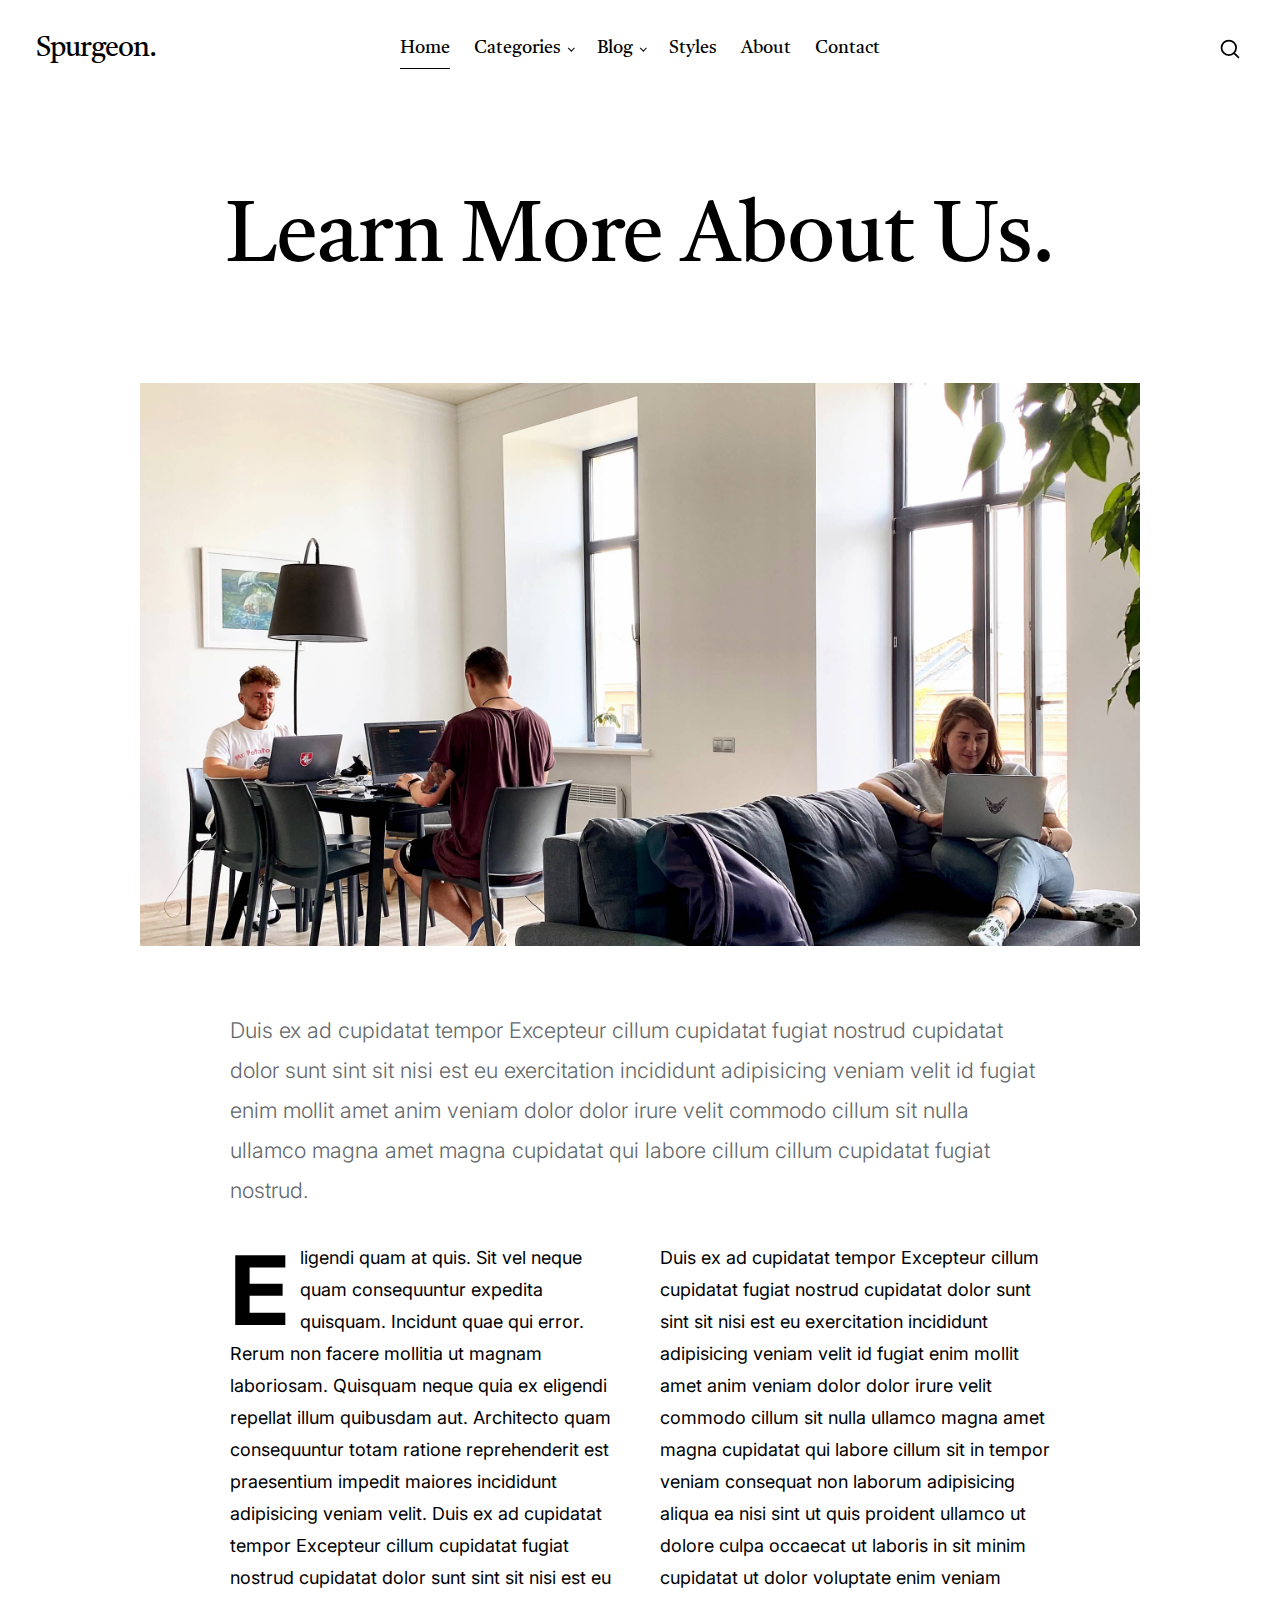
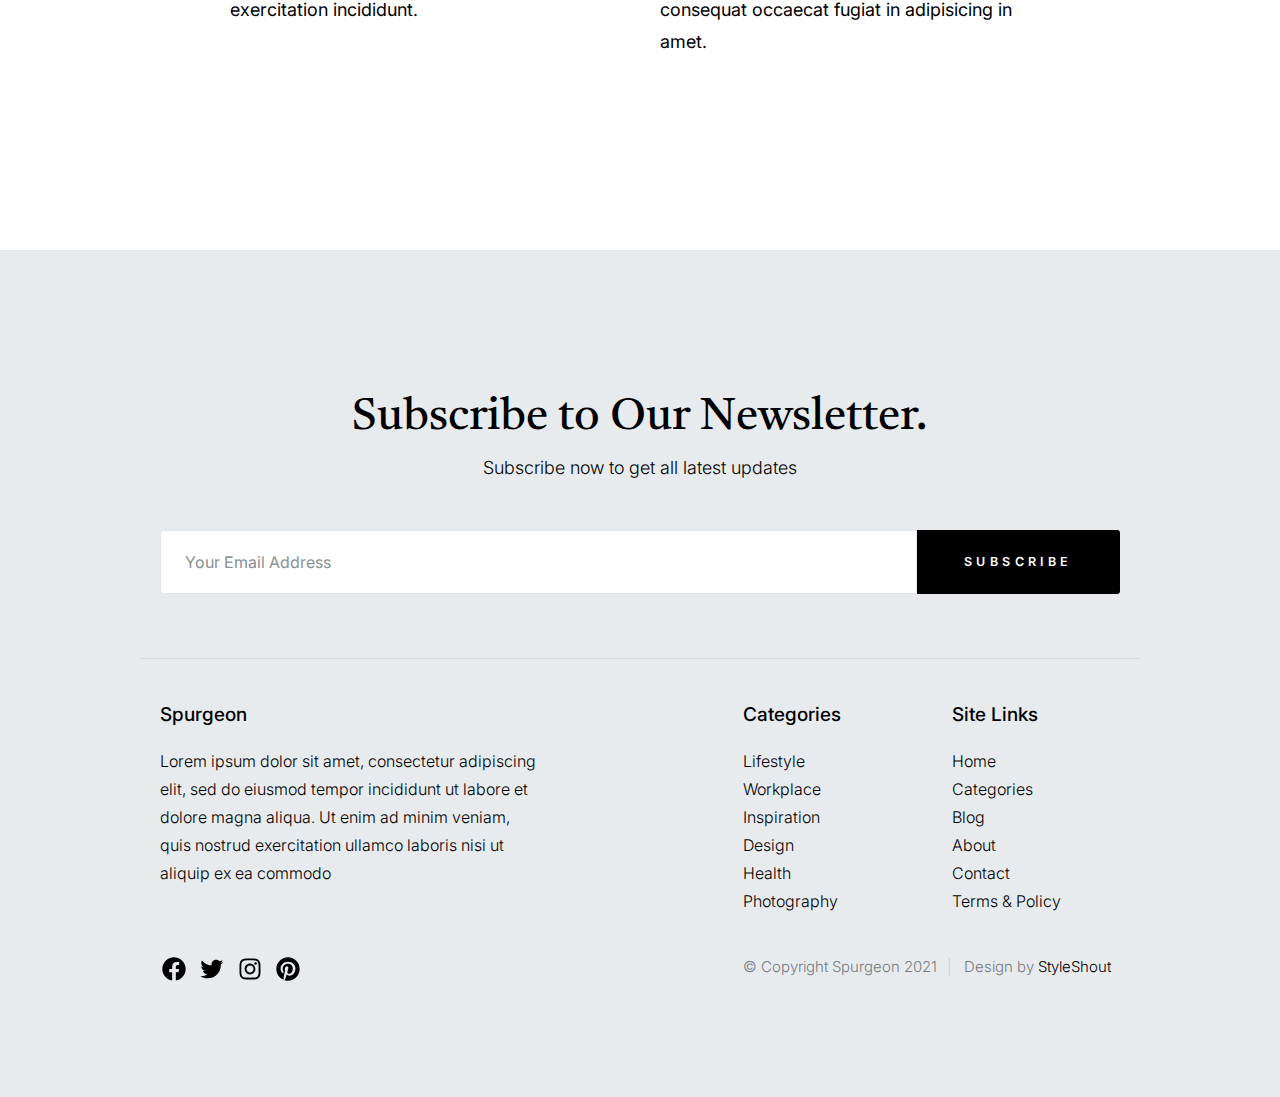
<file: themes/myclassicblog/html_template/about.html>
<!DOCTYPE html>
<html lang="en" class="no-js">

<head>

    <!--- basic page needs ================================================== -->
    <meta charset="utf-8">
    <meta name="viewport" content="width=device-width, initial-scale=1">
    <title>About - Spurgeon</title>

    <script>
        document.documentElement.classList.remove('no-js');
        document.documentElement.classList.add('js');
    </script>

    <!-- CSS ================================================== -->
    <link rel="stylesheet" href="assets/css/vendor.css">
    <link rel="stylesheet" href="assets/css/styles.css">

    <!-- favicons ================================================== -->
    <link rel="apple-touch-icon" sizes="180x180" href="assets/apple-touch-icon.png">
    <link rel="icon" type="image/png" sizes="32x32" href="assets/favicon-32x32.png">
    <link rel="icon" type="image/png" sizes="16x16" href="assets/favicon-16x16.png">
    <link rel="manifest" href="site.webmanifest">

</head>


<body id="top">


    <!-- preloader
    ================================================== -->
    <div id="preloader">
        <div id="loader" class="dots-fade">
            <div></div>
            <div></div>
            <div></div>
        </div>
    </div>


    <!-- page wrap
    ================================================== -->
    <div id="page" class="s-pagewrap">

        <!-- # site header ================================================== -->
        <header id="masthead" class="s-header">

            <div class="s-header__branding">
                <p class="site-title">
                    <a href="index.html" rel="home">Spurgeon.</a>
                </p>
            </div>

            <div class="row s-header__navigation">

                <nav class="s-header__nav-wrap">

                    <h3 class="s-header__nav-heading">Navigate to</h3>

                    <ul class="s-header__nav">
                        <li class="current-menu-item"><a href="index.html" title="">Home</a></li>
                        <li class="has-children">
                            <a href="#0" title="" class="">Categories</a>
                            <ul class="sub-menu">
                                <li><a href="category.html">Design</a></li>
                                <li><a href="category.html">Lifestyle</a></li>
                                <li><a href="category.html">Inspiration</a></li>
                                <li><a href="category.html">Work</a></li>
                                <li><a href="category.html">Health</a></li>
                                <li><a href="category.html">Photography</a></li>
                            </ul>
                        </li>
                        <li class="has-children">
                            <a href="#0" title="" class="">Blog</a>
                            <ul class="sub-menu">
                                <li><a href="single-standard.html">Standard Post</a></li>
                                <li><a href="single-video.html">Video Post</a></li>
                                <li><a href="single-audio.html">Audio Post</a></li>
                            </ul>
                        </li>
                        <li><a href="styles.html" title="">Styles</a></li>
                        <li><a href="about.html" title="">About</a></li>
                        <li><a href="contact.html" title="">Contact</a></li>
                    </ul> <!-- end s-header__nav -->

                </nav> <!-- end s-header__nav-wrap -->

            </div> <!-- end s-header__navigation -->

            <div class="s-header__search">

                <div class="s-header__search-inner">
                    <div class="row">

                        <form role="search" method="get" class="s-header__search-form" action="#">
                            <label>
                                <span class="u-screen-reader-text">Search for:</span>
                                <input type="search" class="s-header__search-field" placeholder="Search for..." value=""
                                    name="s" title="Search for:" autocomplete="off">
                            </label>
                            <input type="submit" class="s-header__search-submit" value="Search">
                        </form>

                        <a href="#0" title="Close Search" class="s-header__search-close">Close</a>

                    </div> <!-- end row -->
                </div> <!-- s-header__search-inner -->

            </div> <!-- end s-header__search -->

            <a class="s-header__menu-toggle" href="#0"><span>Menu</span></a>
            <a class="s-header__search-trigger" href="#">
                <svg width="24" height="24" fill="none" viewBox="0 0 24 24">
                    <path stroke="currentColor" stroke-linecap="round" stroke-linejoin="round" stroke-width="1.5"
                        d="M19.25 19.25L15.5 15.5M4.75 11C4.75 7.54822 7.54822 4.75 11 4.75C14.4518 4.75 17.25 7.54822 17.25 11C17.25 14.4518 14.4518 17.25 11 17.25C7.54822 17.25 4.75 14.4518 4.75 11Z">
                    </path>
                </svg>
            </a>

        </header> <!-- end s-header -->

        <!-- # site-content
        ================================================== -->
        <div id="content" class="s-content s-content--page">
            <section>

                <div class="row entry-wrap">
                    <div class="column lg-12">

                        <article class="entry">

                            <header class="entry__header entry__header--narrow">

                                <h1 class="entry__title">
                                    Learn More About Us.
                                </h1>

                            </header>

                            <div class="entry__media">
                                <figure class="featured-image">
                                    <img src="assets/images/thumbs/about/about-1200.jpg" srcset="assets/images/thumbs/about/about-2400.jpg 2400w, 
                                              assets/images/thumbs/about/about-1200.jpg 1200w, 
                                              assets/images/thumbs/about/about-600.jpg 600w"
                                        sizes="(max-width: 2400px) 100vw, 2400px" alt="">
                                </figure>
                            </div>

                            <div class="content-primary">

                                <div class="entry__content">

                                    <p class="lead">
                                        Duis ex ad cupidatat tempor Excepteur cillum cupidatat fugiat nostrud cupidatat
                                        dolor
                                        sunt sint sit nisi est eu exercitation incididunt adipisicing veniam velit id
                                        fugiat
                                        enim mollit amet anim veniam dolor dolor irure velit commodo cillum sit nulla
                                        ullamco
                                        magna amet magna cupidatat qui labore cillum cillum cupidatat fugiat nostrud.
                                    </p>

                                    <div class="row block-lg-one-half block-tab-whole">
                                        <div class="column">
                                            <p class="drop-cap">
                                                Eligendi quam at quis. Sit vel neque quam consequuntur expedita
                                                quisquam.
                                                Incidunt quae
                                                qui error. Rerum non facere mollitia ut magnam laboriosam. Quisquam
                                                neque
                                                quia ex eligendi
                                                repellat illum quibusdam aut. Architecto quam consequuntur totam ratione
                                                reprehenderit est
                                                praesentium impedit maiores incididunt adipisicing veniam velit. Duis ex
                                                ad
                                                cupidatat tempor Excepteur cillum cupidatat fugiat nostrud cupidatat
                                                dolor
                                                sunt sint sit nisi est eu exercitation incididunt.
                                            </p>
                                        </div>
                                        <div class="column">
                                            <p>
                                                Duis ex ad cupidatat tempor Excepteur cillum cupidatat fugiat nostrud
                                                cupidatat dolor
                                                sunt sint sit nisi est eu exercitation incididunt adipisicing veniam
                                                velit
                                                id fugiat
                                                enim mollit amet anim veniam dolor dolor irure velit commodo cillum sit
                                                nulla ullamco
                                                magna amet magna cupidatat qui labore cillum sit in tempor veniam
                                                consequat
                                                non laborum
                                                adipisicing aliqua ea nisi sint ut quis proident ullamco ut dolore culpa
                                                occaecat ut
                                                laboris in sit minim cupidatat ut dolor voluptate enim veniam consequat
                                                occaecat fugiat
                                                in adipisicing in amet.
                                            </p>
                                        </div>
                                    </div>

                                </div> <!-- end content-primary -->
                            </div>

                        </article> <!-- end entry -->

                    </div>
                </div> <!-- end entry-wrap -->

            </section> <!-- end s-content -->
        </div>

        <!-- # site-footer ================================================== -->
        <footer id="colophon" class="s-footer">

            <div class="row s-footer__subscribe">
                <div class="column lg-12">

                    <h2>
                        Subscribe to Our Newsletter.
                    </h2>
                    <p>
                        Subscribe now to get all latest updates
                    </p>

                    <form id="mc-form" class="mc-form">
                        <input type="email" name="EMAIL" id="mce-EMAIL" class="u-fullwidth text-center"
                            placeholder="Your Email Address"
                            title="The domain portion of the email address is invalid (the portion after the @)."
                            pattern="^([^\x00-\x20\x22\x28\x29\x2c\x2e\x3a-\x3c\x3e\x40\x5b-\x5d\x7f-\xff]+|\x22([^\x0d\x22\x5c\x80-\xff]|\x5c[\x00-\x7f])*\x22)(\x2e([^\x00-\x20\x22\x28\x29\x2c\x2e\x3a-\x3c\x3e\x40\x5b-\x5d\x7f-\xff]+|\x22([^\x0d\x22\x5c\x80-\xff]|\x5c[\x00-\x7f])*\x22))*\x40([^\x00-\x20\x22\x28\x29\x2c\x2e\x3a-\x3c\x3e\x40\x5b-\x5d\x7f-\xff]+|\x5b([^\x0d\x5b-\x5d\x80-\xff]|\x5c[\x00-\x7f])*\x5d)(\x2e([^\x00-\x20\x22\x28\x29\x2c\x2e\x3a-\x3c\x3e\x40\x5b-\x5d\x7f-\xff]+|\x5b([^\x0d\x5b-\x5d\x80-\xff]|\x5c[\x00-\x7f])*\x5d))*(\.\w{2,})+$"
                            required>
                        <input type="submit" name="subscribe" value="Subscribe"
                            class="btn--small btn--primary u-fullwidth">
                        <!-- <div style="position: absolute; left: -5000px;" aria-hidden="true"><input type="text" name="b_cdb7b577e41181934ed6a6a44_9a91cfe7b3" tabindex="-1" value=""></div> -->
                        <div class="mc-status"></div>
                    </form>

                </div>
            </div> <!-- end s-footer__subscribe -->

            <div class="row s-footer__main">

                <div class="column lg-5 md-6 tab-12 s-footer__about">
                    <h4>Spurgeon</h4>

                    <p>
                        Lorem ipsum dolor sit amet, consectetur
                        adipiscing elit, sed do eiusmod tempor
                        incididunt ut labore et dolore magna aliqua.
                        Ut enim ad minim veniam, quis nostrud exercitation
                        ullamco laboris nisi ut aliquip ex ea commodo
                    </p>
                </div> <!-- end s-footer__about -->

                <div class="column lg-5 md-6 tab-12">
                    <div class="row">
                        <div class="column lg-6">
                            <h4>Categories</h4>
                            <ul class="link-list">
                                <li><a href="category.html">Lifestyle</a></li>
                                <li><a href="category.html">Workplace</a></li>
                                <li><a href="category.html">Inspiration</a></li>
                                <li><a href="category.html">Design</a></li>
                                <li><a href="category.html">Health</a></li>
                                <li><a href="category.html">Photography</a></li>
                            </ul>
                        </div>
                        <div class="column lg-6">
                            <h4>Site Links</h4>
                            <ul class="link-list">
                                <li><a href="index.html">Home</a></li>
                                <li><a href="category.html">Categories</a></li>
                                <li><a href="category.html">Blog</a></li>
                                <li><a href="about.html">About</a></li>
                                <li><a href="about.html">Contact</a></li>
                                <li><a href="#0">Terms & Policy</a></li>
                            </ul>
                        </div>
                    </div>
                </div>

            </div> <!-- end s-footer__main -->

            <div class="row s-footer__bottom">

                <div class="column lg-7 md-6 tab-12">
                    <ul class="s-footer__social">
                        <li>
                            <a href="#0">
                                <svg xmlns="http://www.w3.org/2000/svg" width="24" height="24" viewBox="0 0 24 24"
                                    style="fill: rgba(0, 0, 0, 1);transform: ;msFilter:;">
                                    <path
                                        d="M12.001 2.002c-5.522 0-9.999 4.477-9.999 9.999 0 4.99 3.656 9.126 8.437 9.879v-6.988h-2.54v-2.891h2.54V9.798c0-2.508 1.493-3.891 3.776-3.891 1.094 0 2.24.195 2.24.195v2.459h-1.264c-1.24 0-1.628.772-1.628 1.563v1.875h2.771l-.443 2.891h-2.328v6.988C18.344 21.129 22 16.992 22 12.001c0-5.522-4.477-9.999-9.999-9.999z">
                                    </path>
                                </svg>
                                <span class="u-screen-reader-text">Facebook</span>
                            </a>
                        </li>
                        <li>
                            <a href="#0">
                                <svg xmlns="http://www.w3.org/2000/svg" width="24" height="24" viewBox="0 0 24 24"
                                    style="fill:rgba(0, 0, 0, 1);transform:;-ms-filter:">
                                    <path
                                        d="M19.633,7.997c0.013,0.175,0.013,0.349,0.013,0.523c0,5.325-4.053,11.461-11.46,11.461c-2.282,0-4.402-0.661-6.186-1.809 c0.324,0.037,0.636,0.05,0.973,0.05c1.883,0,3.616-0.636,5.001-1.721c-1.771-0.037-3.255-1.197-3.767-2.793 c0.249,0.037,0.499,0.062,0.761,0.062c0.361,0,0.724-0.05,1.061-0.137c-1.847-0.374-3.23-1.995-3.23-3.953v-0.05 c0.537,0.299,1.16,0.486,1.82,0.511C3.534,9.419,2.823,8.184,2.823,6.787c0-0.748,0.199-1.434,0.548-2.032 c1.983,2.443,4.964,4.04,8.306,4.215c-0.062-0.3-0.1-0.611-0.1-0.923c0-2.22,1.796-4.028,4.028-4.028 c1.16,0,2.207,0.486,2.943,1.272c0.91-0.175,1.782-0.512,2.556-0.973c-0.299,0.935-0.936,1.721-1.771,2.22 c0.811-0.088,1.597-0.312,2.319-0.624C21.104,6.712,20.419,7.423,19.633,7.997z">
                                    </path>
                                </svg>
                                <span class="u-screen-reader-text">Twitter</span>
                            </a>
                        </li>
                        <li>
                            <a href="#0">
                                <svg xmlns="http://www.w3.org/2000/svg" width="24" height="24" viewBox="0 0 24 24"
                                    style="fill:rgba(0, 0, 0, 1);transform:;-ms-filter:">
                                    <path
                                        d="M11.999,7.377c-2.554,0-4.623,2.07-4.623,4.623c0,2.554,2.069,4.624,4.623,4.624c2.552,0,4.623-2.07,4.623-4.624 C16.622,9.447,14.551,7.377,11.999,7.377L11.999,7.377z M11.999,15.004c-1.659,0-3.004-1.345-3.004-3.003 c0-1.659,1.345-3.003,3.004-3.003s3.002,1.344,3.002,3.003C15.001,13.659,13.658,15.004,11.999,15.004L11.999,15.004z">
                                    </path>
                                    <circle cx="16.806" cy="7.207" r="1.078"></circle>
                                    <path
                                        d="M20.533,6.111c-0.469-1.209-1.424-2.165-2.633-2.632c-0.699-0.263-1.438-0.404-2.186-0.42 c-0.963-0.042-1.268-0.054-3.71-0.054s-2.755,0-3.71,0.054C7.548,3.074,6.809,3.215,6.11,3.479C4.9,3.946,3.945,4.902,3.477,6.111 c-0.263,0.7-0.404,1.438-0.419,2.186c-0.043,0.962-0.056,1.267-0.056,3.71c0,2.442,0,2.753,0.056,3.71 c0.015,0.748,0.156,1.486,0.419,2.187c0.469,1.208,1.424,2.164,2.634,2.632c0.696,0.272,1.435,0.426,2.185,0.45 c0.963,0.042,1.268,0.055,3.71,0.055s2.755,0,3.71-0.055c0.747-0.015,1.486-0.157,2.186-0.419c1.209-0.469,2.164-1.424,2.633-2.633 c0.263-0.7,0.404-1.438,0.419-2.186c0.043-0.962,0.056-1.267,0.056-3.71s0-2.753-0.056-3.71C20.941,7.57,20.801,6.819,20.533,6.111z M19.315,15.643c-0.007,0.576-0.111,1.147-0.311,1.688c-0.305,0.787-0.926,1.409-1.712,1.711c-0.535,0.199-1.099,0.303-1.67,0.311 c-0.95,0.044-1.218,0.055-3.654,0.055c-2.438,0-2.687,0-3.655-0.055c-0.569-0.007-1.135-0.112-1.669-0.311 c-0.789-0.301-1.414-0.923-1.719-1.711c-0.196-0.534-0.302-1.099-0.311-1.669c-0.043-0.95-0.053-1.218-0.053-3.654 c0-2.437,0-2.686,0.053-3.655c0.007-0.576,0.111-1.146,0.311-1.687c0.305-0.789,0.93-1.41,1.719-1.712 c0.534-0.198,1.1-0.303,1.669-0.311c0.951-0.043,1.218-0.055,3.655-0.055c2.437,0,2.687,0,3.654,0.055 c0.571,0.007,1.135,0.112,1.67,0.311c0.786,0.303,1.407,0.925,1.712,1.712c0.196,0.534,0.302,1.099,0.311,1.669 c0.043,0.951,0.054,1.218,0.054,3.655c0,2.436,0,2.698-0.043,3.654H19.315z">
                                    </path>
                                </svg>
                                <span class="u-screen-reader-text">Instagram</span>
                            </a>
                        </li>
                        <li>
                            <a href="#0">
                                <svg xmlns="http://www.w3.org/2000/svg" width="24" height="24" viewBox="0 0 24 24"
                                    style="fill: rgba(0, 0, 0, 1);transform: ;msFilter:;">
                                    <path
                                        d="M11.99 2C6.472 2 2 6.473 2 11.99c0 4.232 2.633 7.85 6.35 9.306-.088-.79-.166-2.006.034-2.868.182-.78 1.172-4.966 1.172-4.966s-.299-.599-.299-1.484c0-1.388.805-2.425 1.808-2.425.853 0 1.264.64 1.264 1.407 0 .858-.546 2.139-.827 3.327-.235.994.499 1.805 1.479 1.805 1.775 0 3.141-1.872 3.141-4.575 0-2.392-1.719-4.064-4.173-4.064-2.843 0-4.512 2.132-4.512 4.335 0 .858.331 1.779.744 2.28a.3.3 0 0 1 .069.286c-.076.315-.245.994-.277 1.133-.044.183-.145.222-.335.134-1.247-.581-2.027-2.405-2.027-3.871 0-3.151 2.289-6.045 6.601-6.045 3.466 0 6.159 2.469 6.159 5.77 0 3.444-2.171 6.213-5.184 6.213-1.013 0-1.964-.525-2.29-1.146l-.623 2.374c-.225.868-.834 1.956-1.241 2.62a10 10 0 0 0 2.958.445c5.517 0 9.99-4.473 9.99-9.99S17.507 2 11.99 2">
                                    </path>
                                </svg>
                                <span class="u-screen-reader-text">Pinterest</span>
                            </a>
                        </li>
                    </ul>
                </div>
                <div class="column lg-5 md-6 tab-12">
                    <div class="ss-copyright">
                        <span>© Copyright Spurgeon 2021</span>
                        <span>Design by <a href="https://www.styleshout.com/">StyleShout</a></span>
                    </div>
                </div>

            </div> <!-- end s-footer__bottom -->

            <div class="ss-go-top">
                <a class="smoothscroll" title="Back to Top" href="#top">
                    <svg width="24" height="24" fill="none" viewBox="0 0 24 24">
                        <path stroke="currentColor" stroke-linecap="round" stroke-linejoin="round" stroke-width="1.5"
                            d="M17.25 10.25L12 4.75L6.75 10.25" />
                        <path stroke="currentColor" stroke-linecap="round" stroke-linejoin="round" stroke-width="1.5"
                            d="M12 19.25V5.75" />
                    </svg>
                </a>
            </div> <!-- end ss-go-top -->

        </footer><!-- end s-footer -->
    </div>

    <!-- Java Script ================================================== -->
    <script src="assets/js/plugins.js"></script>
    <script src="assets/js/main.js"></script>

</body>

</html>
</file>
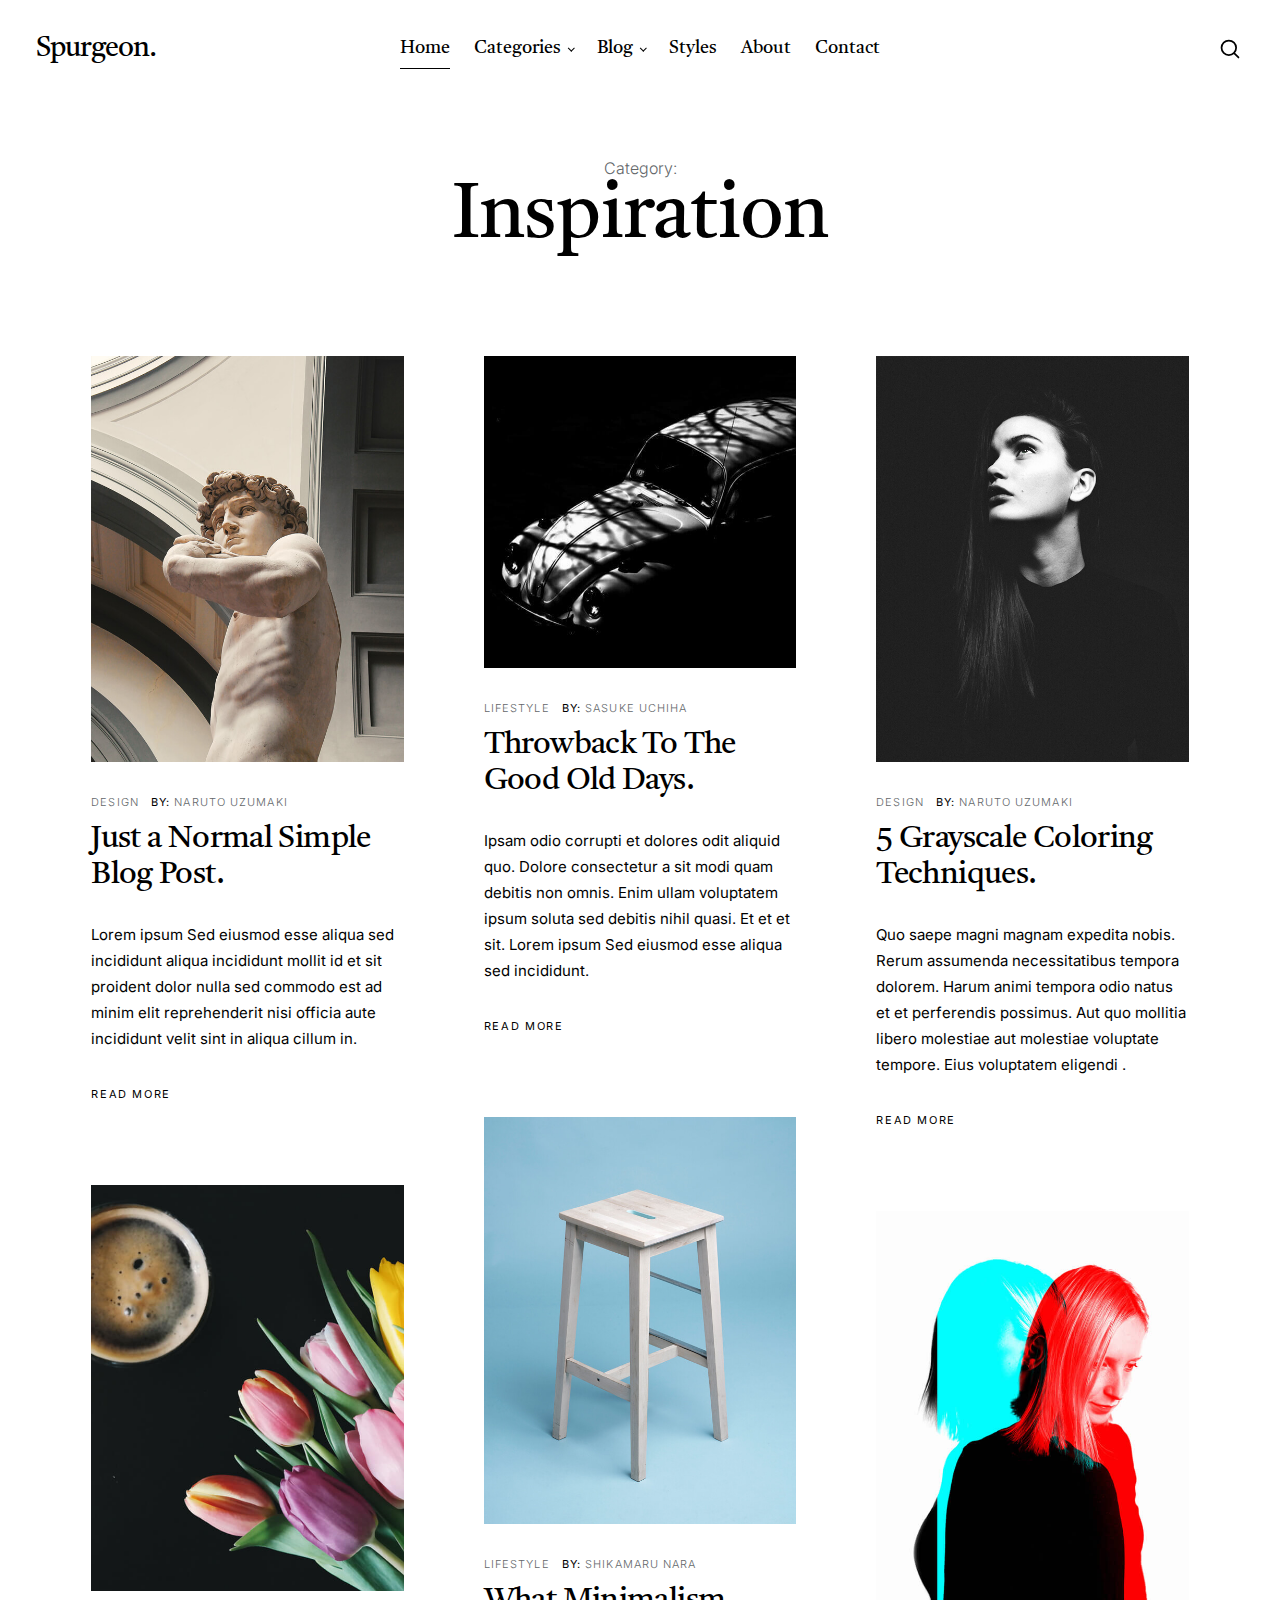
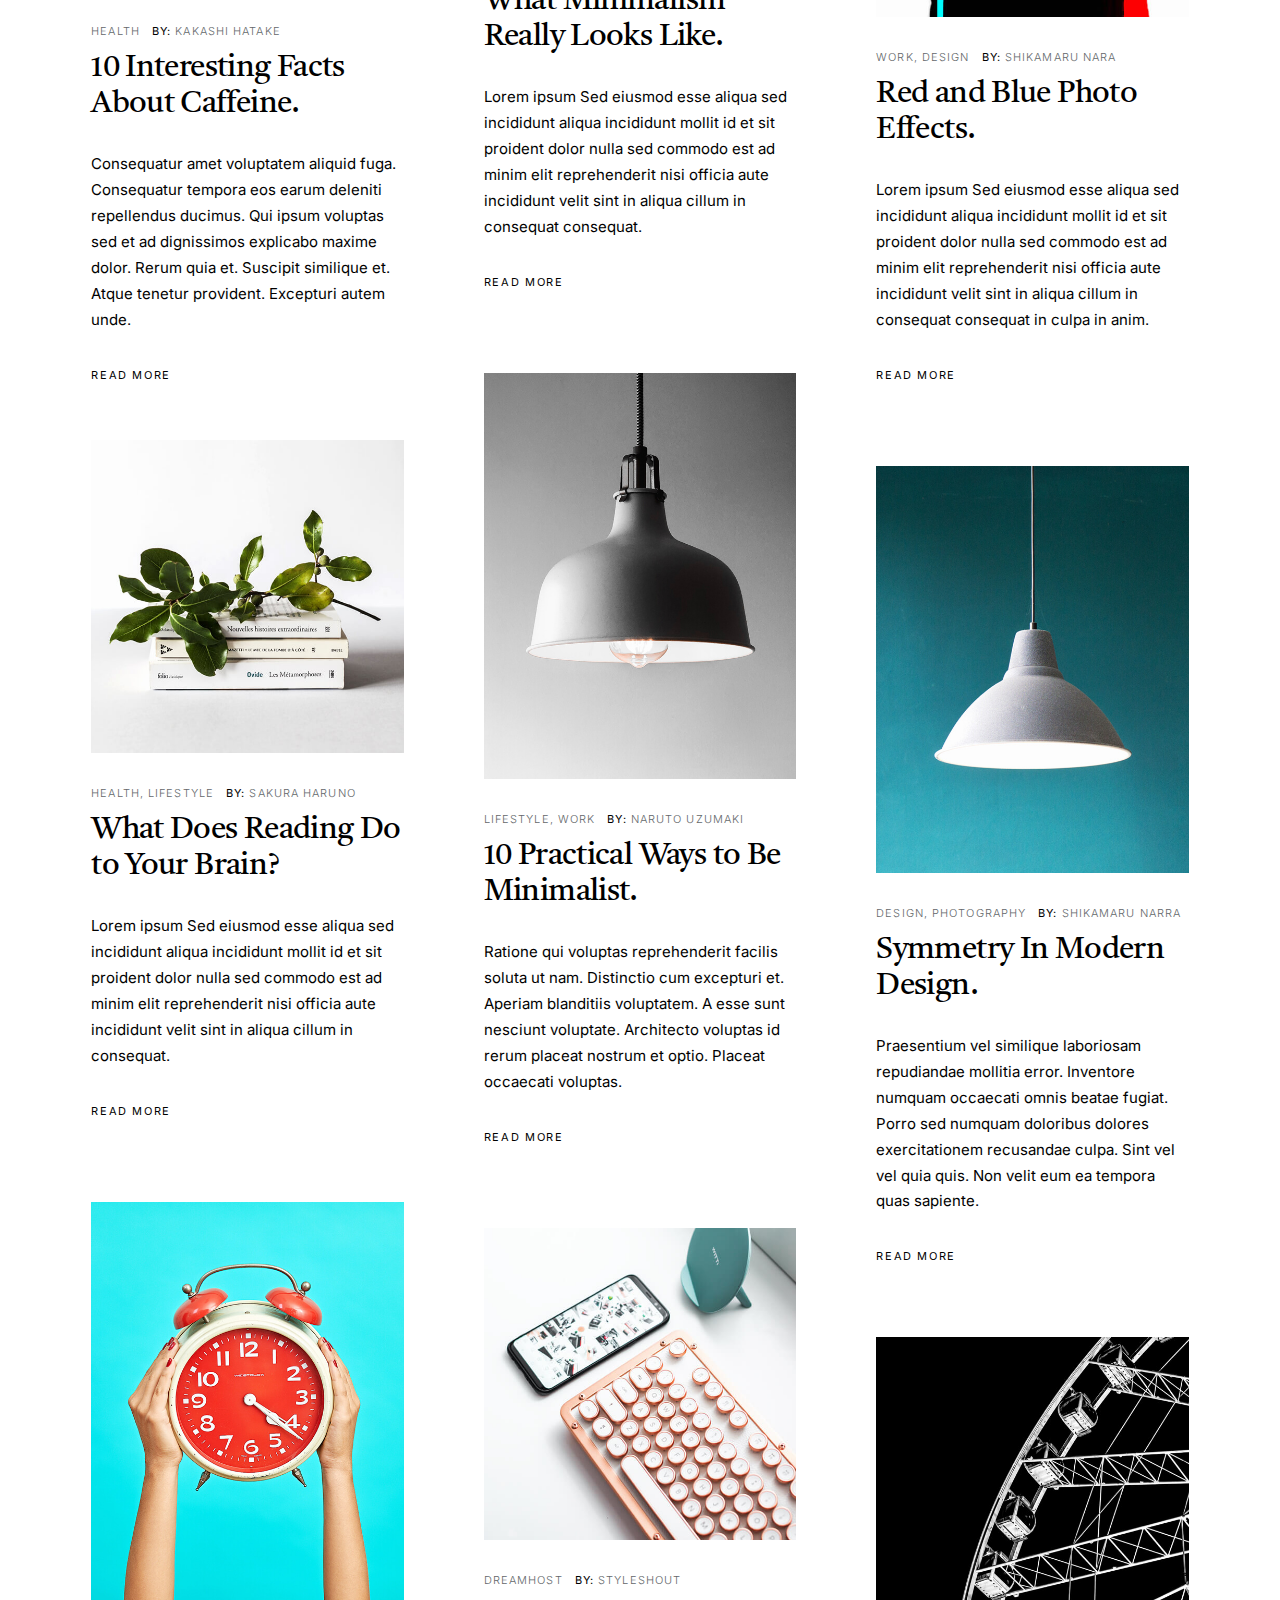
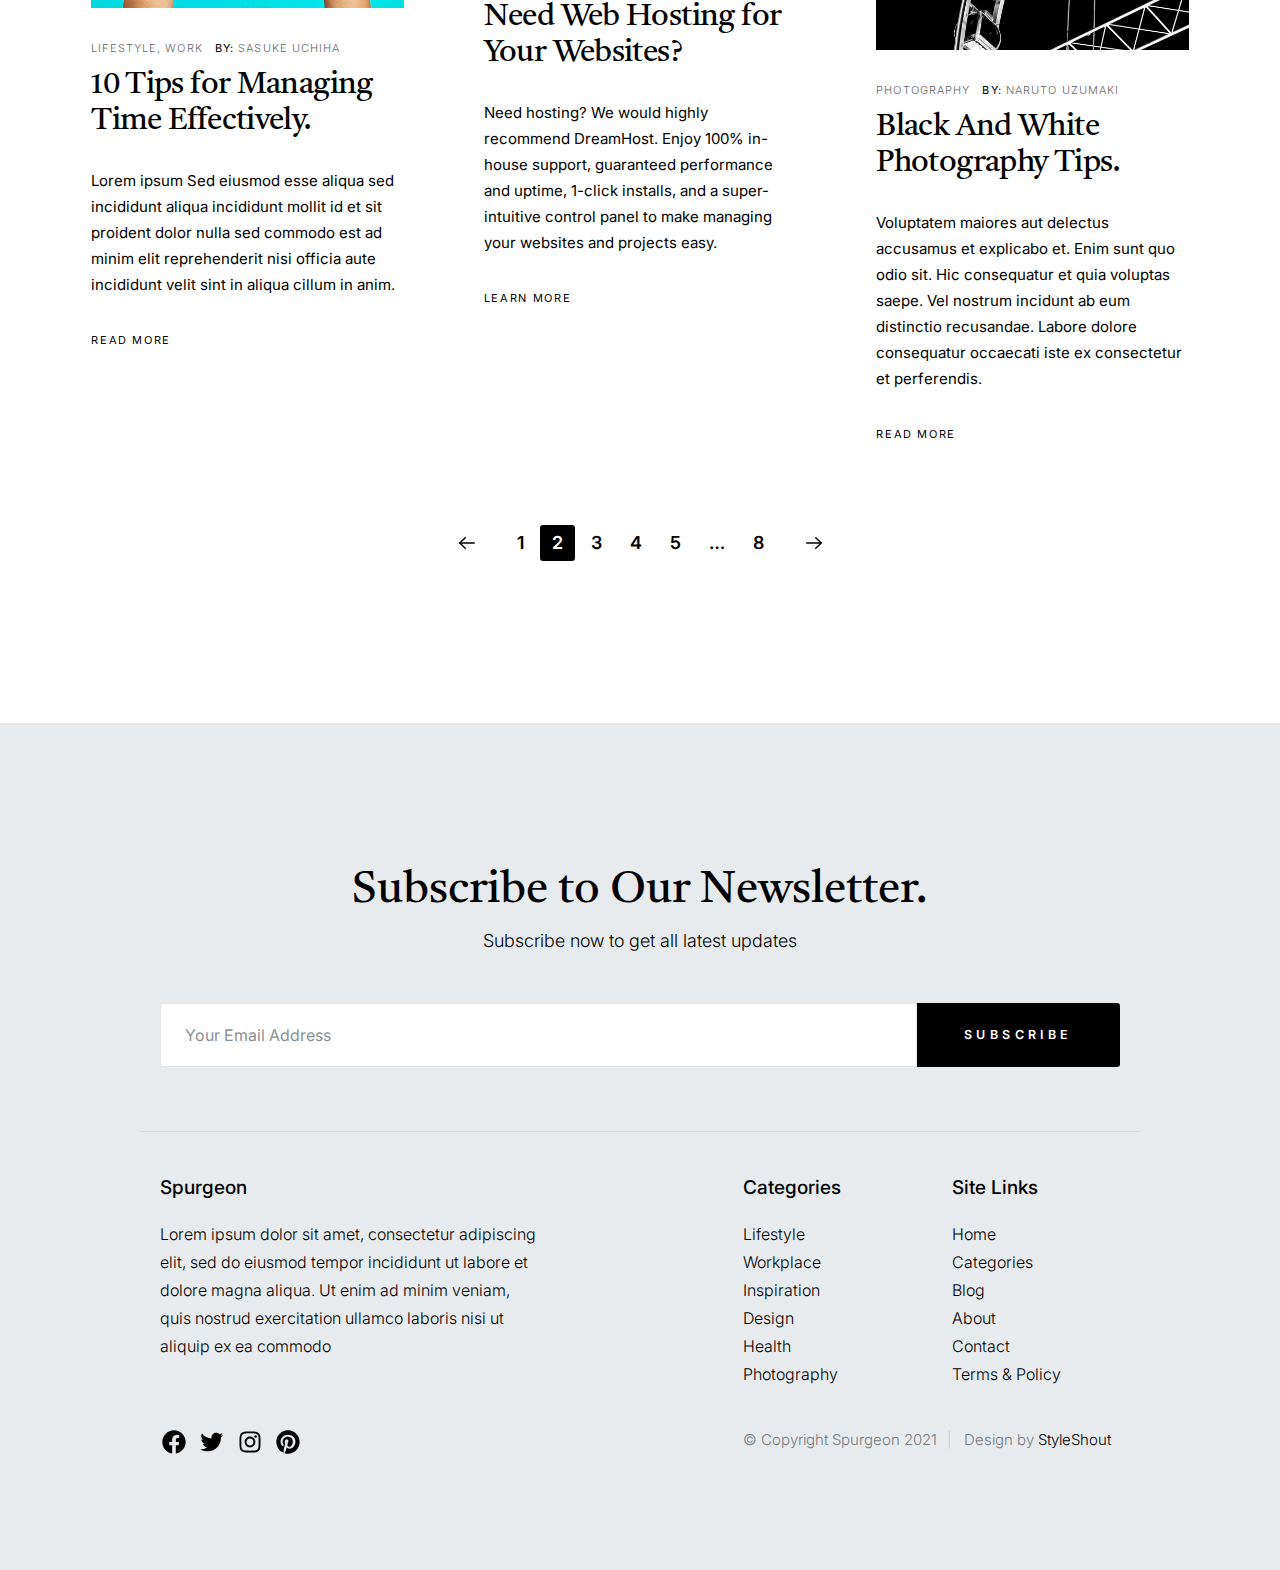
<file: themes/myclassicblog/html_template/category.html>
<!DOCTYPE html>
<html lang="en" class="no-js">

<head>

    <!--- basic page needs ================================================== -->
    <meta charset="utf-8">
    <meta name="viewport" content="width=device-width, initial-scale=1">
    <title>Category - Spurgeon</title>

    <script>
        document.documentElement.classList.remove('no-js');
        document.documentElement.classList.add('js');
    </script>

    <!-- CSS ================================================== -->
    <link rel="stylesheet" href="assets/css/vendor.css">
    <link rel="stylesheet" href="assets/css/styles.css">

    <!-- favicons ================================================== -->
    <link rel="apple-touch-icon" sizes="180x180" href="assets/apple-touch-icon.png">
    <link rel="icon" type="image/png" sizes="32x32" href="assets/favicon-32x32.png">
    <link rel="icon" type="image/png" sizes="16x16" href="assets/favicon-16x16.png">
    <link rel="manifest" href="site.webmanifest">

</head>


<body id="top">

    <!-- preloader
    ================================================== -->
    <div id="preloader">
        <div id="loader" class="dots-fade">
            <div></div>
            <div></div>
            <div></div>
        </div>
    </div>


    <!-- page wrap
    ================================================== -->
    <div id="page" class="s-pagewrap">

        <!-- # site header ================================================== -->
        <header id="masthead" class="s-header">

            <div class="s-header__branding">
                <p class="site-title">
                    <a href="index.html" rel="home">Spurgeon.</a>
                </p>
            </div>

            <div class="row s-header__navigation">

                <nav class="s-header__nav-wrap">

                    <h3 class="s-header__nav-heading">Navigate to</h3>

                    <ul class="s-header__nav">
                        <li class="current-menu-item"><a href="index.html" title="">Home</a></li>
                        <li class="has-children">
                            <a href="#0" title="" class="">Categories</a>
                            <ul class="sub-menu">
                                <li><a href="category.html">Design</a></li>
                                <li><a href="category.html">Lifestyle</a></li>
                                <li><a href="category.html">Inspiration</a></li>
                                <li><a href="category.html">Work</a></li>
                                <li><a href="category.html">Health</a></li>
                                <li><a href="category.html">Photography</a></li>
                            </ul>
                        </li>
                        <li class="has-children">
                            <a href="#0" title="" class="">Blog</a>
                            <ul class="sub-menu">
                                <li><a href="single-standard.html">Standard Post</a></li>
                                <li><a href="single-video.html">Video Post</a></li>
                                <li><a href="single-audio.html">Audio Post</a></li>
                            </ul>
                        </li>
                        <li><a href="styles.html" title="">Styles</a></li>
                        <li><a href="about.html" title="">About</a></li>
                        <li><a href="contact.html" title="">Contact</a></li>
                    </ul> <!-- end s-header__nav -->

                </nav> <!-- end s-header__nav-wrap -->

            </div> <!-- end s-header__navigation -->

            <div class="s-header__search">

                <div class="s-header__search-inner">
                    <div class="row">

                        <form role="search" method="get" class="s-header__search-form" action="#">
                            <label>
                                <span class="u-screen-reader-text">Search for:</span>
                                <input type="search" class="s-header__search-field" placeholder="Search for..." value=""
                                    name="s" title="Search for:" autocomplete="off">
                            </label>
                            <input type="submit" class="s-header__search-submit" value="Search">
                        </form>

                        <a href="#0" title="Close Search" class="s-header__search-close">Close</a>

                    </div> <!-- end row -->
                </div> <!-- s-header__search-inner -->

            </div> <!-- end s-header__search -->

            <a class="s-header__menu-toggle" href="#0"><span>Menu</span></a>
            <a class="s-header__search-trigger" href="#">
                <svg width="24" height="24" fill="none" viewBox="0 0 24 24">
                    <path stroke="currentColor" stroke-linecap="round" stroke-linejoin="round" stroke-width="1.5"
                        d="M19.25 19.25L15.5 15.5M4.75 11C4.75 7.54822 7.54822 4.75 11 4.75C14.4518 4.75 17.25 7.54822 17.25 11C17.25 14.4518 14.4518 17.25 11 17.25C7.54822 17.25 4.75 14.4518 4.75 11Z">
                    </path>
                </svg>
            </a>

        </header> <!-- end s-header -->


        <!-- # site-content
        ================================================== -->
        <section id="content" class="s-content">
            <!-- pageheader -->
            <div class="s-pageheader">
                <div class="row">
                    <div class="column large-12">
                        <h1 class="page-title">
                            <span class="page-title__small-type">Category:</span>
                            Inspiration
                        </h1>
                    </div>
                </div>
            </div> <!-- end s-pageheader-->

            <!--  masonry -->
            <div id="bricks" class="bricks">

                <div class="masonry">

                    <div class="bricks-wrapper" data-animate-block>

                        <div class="grid-sizer"></div>

                        <article class="brick entry" data-animate-el>

                            <div class="entry__thumb">
                                <a href="single-standard.html" class="thumb-link">
                                    <img src="assets/images/thumbs/masonry/statue-600.jpg"
                                        srcset="assets/images/thumbs/masonry/statue-600.jpg 1x, assets/images/thumbs/masonry/statue-1200.jpg 2x"
                                        alt="">
                                </a>
                            </div> <!-- end entry__thumb -->

                            <div class="entry__text">
                                <div class="entry__header">
                                    <div class="entry__meta">
                                        <span class="cat-links">
                                            <a href="#">Design</a>
                                        </span>
                                        <span class="byline">
                                            By:
                                            <a href="#0">Naruto Uzumaki</a>
                                        </span>
                                    </div>
                                    <h1 class="entry__title"><a href="single-standard.html">Just a Normal Simple Blog
                                            Post.</a></h1>
                                </div>
                                <div class="entry__excerpt">
                                    <p>
                                        Lorem ipsum Sed eiusmod esse aliqua sed incididunt aliqua incididunt mollit id
                                        et sit proident dolor nulla
                                        sed commodo est ad minim elit reprehenderit nisi officia aute incididunt velit
                                        sint in aliqua cillum in.
                                    </p>
                                </div>
                                <a class="entry__more-link" href="#0">Read More</a>
                            </div> <!-- end entry__text -->

                        </article> <!-- end article -->

                        <article class="brick entry" data-animate-el>

                            <div class="entry__thumb">
                                <a href="single-standard.html" class="thumb-link">
                                    <img src="assets/images/thumbs/masonry/beetle-600.jpg"
                                        srcset="assets/images/thumbs/masonry/beetle-600.jpg 1x, assets/images/thumbs/masonry/beetle-1200.jpg 2x"
                                        alt="">
                                </a>
                            </div> <!-- end entry__thumb -->

                            <div class="entry__text">
                                <div class="entry__header">
                                    <div class="entry__meta">
                                        <span class="cat-links">
                                            <a href="#">Lifestyle</a>
                                        </span>
                                        <span class="post-date">
                                            By:
                                            <a href="#0">Sasuke Uchiha</a>
                                        </span>
                                    </div>
                                    <h1 class="entry__title"><a href="single-standard.html">Throwback To The Good Old
                                            Days.</a></h1>
                                </div>
                                <div class="entry__excerpt">
                                    <p>
                                        Ipsam odio corrupti et dolores odit aliquid quo. Dolore consectetur a sit modi
                                        quam debitis non omnis. Enim ullam
                                        voluptatem ipsum soluta sed debitis nihil quasi. Et et et sit. Lorem ipsum Sed
                                        eiusmod esse aliqua sed incididunt.
                                    </p>
                                </div>
                                <a class="entry__more-link" href="#0">Read More</a>
                            </div> <!-- end entry__text -->

                        </article> <!-- end article -->

                        <article class="brick entry" data-animate-el>

                            <div class="entry__thumb">
                                <a href="single-standard.html" class="thumb-link">
                                    <img src="assets/images/thumbs/masonry/grayscale-600.jpg"
                                        srcset="assets/images/thumbs/masonry/grayscale-600.jpg 1x, assets/images/thumbs/masonry/grayscale-1200.jpg 2x"
                                        alt="">
                                </a>
                            </div> <!-- end entry__thumb -->

                            <div class="entry__text">
                                <div class="entry__header">
                                    <div class="entry__meta">
                                        <span class="cat-links">
                                            <a href="#">Design</a>
                                        </span>
                                        <span class="byline">
                                            By:
                                            <a href="#0">Naruto Uzumaki</a>
                                        </span>
                                    </div>
                                    <h1 class="entry__title"><a href="single-standard.html">5 Grayscale Coloring
                                            Techniques.</a></h1>
                                </div>
                                <div class="entry__excerpt">
                                    <p>
                                        Quo saepe magni magnam expedita nobis. Rerum assumenda necessitatibus tempora
                                        dolorem. Harum animi tempora odio natus et
                                        et perferendis possimus. Aut quo mollitia libero molestiae aut molestiae
                                        voluptate tempore. Eius voluptatem eligendi .
                                    </p>
                                </div>
                                <a class="entry__more-link" href="#0">Read More</a>
                            </div> <!-- end entry__text -->

                        </article> <!-- end article -->

                        <article class="brick entry" data-animate-el>

                            <div class="entry__thumb">
                                <a href="single-standard.html" class="thumb-link">
                                    <img src="assets/images/thumbs/masonry/woodcraft-600.jpg"
                                        srcset="assets/images/thumbs/masonry/woodcraft-600.jpg 1x, assets/images/thumbs/masonry/woodcraft-1200.jpg 2x"
                                        alt="">
                                </a>
                            </div> <!-- end entry__thumb -->

                            <div class="entry__text">
                                <div class="entry__header">
                                    <div class="entry__meta">
                                        <span class="cat-links">
                                            <a href="#">Lifestyle</a>
                                        </span>
                                        <span class="byline">
                                            By:
                                            <a href="#0">Shikamaru Nara</a>
                                        </span>
                                    </div>
                                    <h1 class="entry__title"><a href="single-standard.html">What Minimalism Really Looks
                                            Like.</a></h1>
                                </div>
                                <div class="entry__excerpt">
                                    <p>
                                        Lorem ipsum Sed eiusmod esse aliqua sed incididunt aliqua incididunt mollit id
                                        et sit proident dolor nulla sed commodo
                                        est ad minim elit reprehenderit nisi officia aute incididunt velit sint in
                                        aliqua cillum in consequat consequat.
                                    </p>
                                </div>
                                <a class="entry__more-link" href="#0">Read More</a>
                            </div> <!-- end entry__text -->

                        </article> <!-- end entry -->

                        <article class="brick entry" data-animate-el>

                            <div class="entry__thumb">
                                <a href="single-standard.html" class="thumb-link">
                                    <img src="assets/images/thumbs/masonry/tulips-600.jpg"
                                        srcset="assets/images/thumbs/masonry/tulips-600.jpg 1x, assets/images/thumbs/masonry/tulips-1200.jpg 2x"
                                        alt="">
                                </a>
                            </div> <!-- end entry__thumb -->

                            <div class="entry__text">
                                <div class="entry__header">
                                    <div class="entry__meta">
                                        <span class="cat-links">
                                            <a href="#">Health</a>
                                        </span>
                                        <span class="byline">
                                            By:
                                            <a href="#0">Kakashi Hatake</a>
                                        </span>
                                    </div>
                                    <h1 class="entry__title"><a href="single-standard.html">10 Interesting Facts About
                                            Caffeine.</a></h1>
                                </div>
                                <div class="entry__excerpt">
                                    <p>
                                        Consequatur amet voluptatem aliquid fuga. Consequatur tempora eos earum deleniti
                                        repellendus ducimus. Qui ipsum voluptas
                                        sed et ad dignissimos explicabo maxime dolor. Rerum quia et. Suscipit similique
                                        et. Atque tenetur provident. Excepturi
                                        autem unde.
                                    </p>
                                </div>
                                <a class="entry__more-link" href="#0">Read More</a>
                            </div> <!-- end entry__text -->

                        </article> <!-- end article -->

                        <article class="brick entry" data-animate-el>

                            <div class="entry__thumb">
                                <a href="single-standard.html" class="thumb-link">
                                    <img src="assets/images/thumbs/masonry/red-and-blue-600.jpg"
                                        srcset="assets/images/thumbs/masonry/red-and-blue-600.jpg 1x, assets/images/thumbs/masonry/red-and-blue-1200.jpg 2x"
                                        alt="">
                                </a>
                            </div> <!-- end entry__thumb -->

                            <div class="entry__text">
                                <div class="entry__header">
                                    <div class="entry__meta">
                                        <span class="cat-links">
                                            <a href="#">Work</a>
                                            <a href="#">Design</a>
                                        </span>
                                        <span class="byline">
                                            By:
                                            <a href="#0">Shikamaru Nara</a>
                                        </span>
                                    </div>
                                    <h1 class="entry__title"><a href="single-standard.html">Red and Blue Photo
                                            Effects.</a></h1>
                                </div>
                                <div class="entry__excerpt">
                                    <p>
                                        Lorem ipsum Sed eiusmod esse aliqua sed incididunt aliqua incididunt mollit id
                                        et sit proident dolor nulla sed commodo
                                        est ad minim elit reprehenderit nisi officia aute incididunt velit sint in
                                        aliqua cillum in consequat consequat in
                                        culpa in anim.
                                    </p>
                                </div>
                                <a class="entry__more-link" href="#0">Read More</a>
                            </div> <!-- end entry__text -->

                        </article> <!-- end article -->

                        <article class="brick entry" data-animate-el>

                            <div class="entry__thumb">
                                <a href="single-standard.html" class="thumb-link">
                                    <img src="assets/images/thumbs/masonry/white-lamp-600.jpg"
                                        srcset="assets/images/thumbs/masonry/white-lamp-600.jpg 1x, assets/images/thumbs/masonry/white-lamp-1200.jpg 2x"
                                        alt="">
                                </a>
                            </div> <!-- end entry__thumb -->

                            <div class="entry__text">
                                <div class="entry__header">
                                    <div class="entry__meta">
                                        <span class="cat-links">
                                            <a href="#">Lifestyle</a>
                                            <a href="#">Work</a>
                                        </span>
                                        <span class="byline">
                                            By:
                                            <a href="#0">Naruto Uzumaki</a>
                                        </span>
                                    </div>
                                    <h1 class="entry__title"><a href="single-standard.html">10 Practical Ways to Be
                                            Minimalist.</a></h1>
                                </div>
                                <div class="entry__excerpt">
                                    <p>
                                        Ratione qui voluptas reprehenderit facilis soluta ut nam. Distinctio cum
                                        excepturi et. Aperiam blanditiis voluptatem.
                                        A esse sunt nesciunt voluptate. Architecto voluptas id rerum placeat nostrum et
                                        optio. Placeat occaecati voluptas.
                                    </p>
                                </div>
                                <a class="entry__more-link" href="#0">Read More</a>
                            </div> <!-- end entry__text -->

                        </article> <!-- end article -->

                        <article class="brick entry" data-animate-el>

                            <div class="entry__thumb">
                                <a href="single-standard.html" class="thumb-link">
                                    <img src="assets/images/thumbs/masonry/books-600.jpg"
                                        srcset="assets/images/thumbs/masonry/books-600.jpg 1x, assets/images/thumbs/masonry/books-1200.jpg 2x"
                                        alt="">
                                </a>
                            </div> <!-- end entry__thumb -->

                            <div class="entry__text">
                                <div class="entry__header">
                                    <div class="entry__meta">
                                        <span class="cat-links">
                                            <a href="#">Health</a>
                                            <a href="#">Lifestyle</a>
                                        </span>
                                        <span class="byline">
                                            By:
                                            <a href="#0">Sakura Haruno</a>
                                        </span>
                                    </div>
                                    <h1 class="entry__title"><a href="single-standard.html">What Does Reading Do to Your
                                            Brain?</a></h1>
                                </div>
                                <div class="entry__excerpt">
                                    <p>
                                        Lorem ipsum Sed eiusmod esse aliqua sed incididunt aliqua incididunt mollit id
                                        et sit proident dolor nulla sed
                                        commodo est ad minim elit reprehenderit nisi officia aute incididunt velit sint
                                        in aliqua cillum in consequat.
                                    </p>
                                </div>
                                <a class="entry__more-link" href="#0">Read More</a>
                            </div> <!-- end entry__text -->

                        </article> <!-- end article -->

                        <article class="brick entry" data-animate-el>

                            <div class="entry__thumb">
                                <a href="single-standard.html" class="thumb-link">
                                    <img src="assets/images/thumbs/masonry/lamp-600.jpg"
                                        srcset="assets/images/thumbs/masonry/lamp-600.jpg 1x, assets/images/thumbs/masonry/lamp-1200.jpg 2x"
                                        alt="">
                                </a>
                            </div> <!-- end entry__thumb -->

                            <div class="entry__text">
                                <div class="entry__header">
                                    <div class="entry__meta">
                                        <span class="cat-links">
                                            <a href="#">Design</a>
                                            <a href="#">Photography</a>
                                        </span>
                                        <span class="byline">
                                            By:
                                            <a href="#0">Shikamaru Narra</a>
                                        </span>
                                    </div>
                                    <h1 class="entry__title"><a href="single-standard.html">Symmetry In Modern
                                            Design.</a></h1>
                                </div>
                                <div class="entry__excerpt">
                                    <p>
                                        Praesentium vel similique laboriosam repudiandae mollitia error. Inventore
                                        numquam occaecati omnis beatae fugiat.
                                        Porro sed numquam doloribus dolores exercitationem recusandae culpa. Sint vel
                                        vel quia quis. Non velit eum ea
                                        tempora quas sapiente.
                                    </p>
                                </div>
                                <a class="entry__more-link" href="#0">Read More</a>
                            </div> <!-- end entry__text -->

                        </article> <!-- end article -->

                        <article class="brick entry" data-animate-el>

                            <div class="entry__thumb">
                                <a href="single-standard.html" class="thumb-link">
                                    <img src="assets/images/thumbs/masonry/clock-600.jpg"
                                        srcset="assets/images/thumbs/masonry/clock-600.jpg 1x, assets/images/thumbs/masonry/clock-1200.jpg 2x"
                                        alt="">
                                </a>
                            </div> <!-- end entry__thumb -->

                            <div class="entry__text">
                                <div class="entry__header">
                                    <div class="entry__meta">
                                        <span class="cat-links">
                                            <a href="#">Lifestyle</a>
                                            <a href="#">Work</a>
                                        </span>
                                        <span class="byline">
                                            By:
                                            <a href="#0">Sasuke Uchiha</a>
                                        </span>
                                    </div>
                                    <h1 class="entry__title"><a href="single-standard.html">10 Tips for Managing Time
                                            Effectively.</a></h1>
                                </div>
                                <div class="entry__excerpt">
                                    <p>
                                        Lorem ipsum Sed eiusmod esse aliqua sed incididunt aliqua incididunt mollit id
                                        et sit proident dolor nulla
                                        sed commodo est ad minim elit reprehenderit nisi officia aute incididunt velit
                                        sint in aliqua cillum in anim.
                                    </p>
                                </div>
                                <a class="entry__more-link" href="#0">Read More</a>
                            </div> <!-- end entry__text -->

                        </article> <!-- end article -->

                        <article class="brick entry" data-animate-el>

                            <div class="entry__thumb">
                                <a href="single-standard.html" class="thumb-link">
                                    <img src="assets/images/thumbs/masonry/phone-and-keyboard-600.jpg"
                                        srcset="assets/images/thumbs/masonry/phone-and-keyboard-600.jpg 1x, assets/images/thumbs/masonry/phone-and-keyboard-1200.jpg 2x"
                                        alt="">
                                </a>
                            </div> <!-- end entry__thumb -->

                            <div class="entry__text">
                                <div class="entry__header">
                                    <div class="entry__meta">
                                        <span class="cat-links">
                                            <a href="https://www.dreamhost.com/r.cgi?287326">Dreamhost</a>
                                        </span>
                                        <span class="byline">
                                            By:
                                            <a href="#0">StyleShout</a>
                                        </span>
                                    </div>
                                    <h1 class="entry__title"><a href="https://www.dreamhost.com/r.cgi?287326">Need Web
                                            Hosting for Your Websites?</a></h1>
                                </div>
                                <div class="entry__excerpt">
                                    <p>
                                        Need hosting? We would highly recommend DreamHost.
                                        Enjoy 100% in-house support, guaranteed performance and uptime, 1-click
                                        installs, and a super-intuitive control
                                        panel to make managing your websites and projects easy.
                                    </p>
                                </div>
                                <a class="entry__more-link" href="https://www.dreamhost.com/r.cgi?287326">Learn More</a>
                            </div> <!-- end entry__text -->

                        </article> <!-- end article -->

                        <article class="brick entry" data-animate-el>

                            <div class="entry__thumb">
                                <a href="single-standard.html" class="thumb-link">
                                    <img src="assets/images/thumbs/masonry/wheel-600.jpg"
                                        srcset="assets/images/thumbs/masonry/wheel-600.jpg 1x, assets/images/thumbs/masonry/wheel-1200.jpg 2x"
                                        alt="">
                                </a>
                            </div> <!-- end entry__thumb -->

                            <div class="entry__text">
                                <div class="entry__header">
                                    <div class="entry__meta">
                                        <span class="cat-links">
                                            <a href="#">Photography</a>
                                        </span>
                                        <span class="byline">
                                            By:
                                            <a href="#0">Naruto Uzumaki</a>
                                        </span>
                                    </div>
                                    <h1 class="entry__title"><a href="single-standard.html">Black And White Photography
                                            Tips.</a></h1>
                                </div>
                                <div class="entry__excerpt">
                                    <p>
                                        Voluptatem maiores aut delectus accusamus et explicabo et. Enim sunt quo odio
                                        sit. Hic consequatur et quia voluptas saepe.
                                        Vel nostrum incidunt ab eum distinctio recusandae. Labore dolore consequatur
                                        occaecati iste ex consectetur et perferendis.
                                    </p>
                                </div>
                                <a class="entry__more-link" href="#0">Read More</a>
                            </div> <!-- end entry__text -->

                        </article> <!-- end article -->

                    </div> <!-- end bricks-wrapper -->

                </div> <!-- end masonry-->


                <!-- pagination -->
                <div class="row pagination">
                    <div class="column lg-12">
                        <nav class="pgn">
                            <ul>
                                <li>
                                    <a class="pgn__prev" href="#0">
                                        <svg width="24" height="24" fill="none" viewBox="0 0 24 24">
                                            <path stroke="currentColor" stroke-linecap="round" stroke-linejoin="round"
                                                stroke-width="1.5" d="M10.25 6.75L4.75 12L10.25 17.25"></path>
                                            <path stroke="currentColor" stroke-linecap="round" stroke-linejoin="round"
                                                stroke-width="1.5" d="M19.25 12H5"></path>
                                        </svg>
                                    </a>
                                </li>
                                <li><a class="pgn__num" href="#0">1</a></li>
                                <li><span class="pgn__num current">2</span></li>
                                <li><a class="pgn__num" href="#0">3</a></li>
                                <li><a class="pgn__num" href="#0">4</a></li>
                                <li><a class="pgn__num" href="#0">5</a></li>
                                <li><span class="pgn__num dots">…</span></li>
                                <li><a class="pgn__num" href="#0">8</a></li>
                                <li>
                                    <a class="pgn__next" href="#0">
                                        <svg width="24" height="24" fill="none" viewBox="0 0 24 24">
                                            <path stroke="currentColor" stroke-linecap="round" stroke-linejoin="round"
                                                stroke-width="1.5" d="M13.75 6.75L19.25 12L13.75 17.25"></path>
                                            <path stroke="currentColor" stroke-linecap="round" stroke-linejoin="round"
                                                stroke-width="1.5" d="M19 12H4.75"></path>
                                        </svg>
                                    </a>
                                </li>
                            </ul>
                        </nav> <!-- end pgn -->
                    </div> <!-- end column -->
                </div> <!-- end pagination -->

            </div> <!-- end bricks -->

        </section> <!-- end s-content -->


        <!-- # site-footer ================================================== -->
        <footer id="colophon" class="s-footer">

            <div class="row s-footer__subscribe">
                <div class="column lg-12">

                    <h2>
                        Subscribe to Our Newsletter.
                    </h2>
                    <p>
                        Subscribe now to get all latest updates
                    </p>

                    <form id="mc-form" class="mc-form">
                        <input type="email" name="EMAIL" id="mce-EMAIL" class="u-fullwidth text-center"
                            placeholder="Your Email Address"
                            title="The domain portion of the email address is invalid (the portion after the @)."
                            pattern="^([^\x00-\x20\x22\x28\x29\x2c\x2e\x3a-\x3c\x3e\x40\x5b-\x5d\x7f-\xff]+|\x22([^\x0d\x22\x5c\x80-\xff]|\x5c[\x00-\x7f])*\x22)(\x2e([^\x00-\x20\x22\x28\x29\x2c\x2e\x3a-\x3c\x3e\x40\x5b-\x5d\x7f-\xff]+|\x22([^\x0d\x22\x5c\x80-\xff]|\x5c[\x00-\x7f])*\x22))*\x40([^\x00-\x20\x22\x28\x29\x2c\x2e\x3a-\x3c\x3e\x40\x5b-\x5d\x7f-\xff]+|\x5b([^\x0d\x5b-\x5d\x80-\xff]|\x5c[\x00-\x7f])*\x5d)(\x2e([^\x00-\x20\x22\x28\x29\x2c\x2e\x3a-\x3c\x3e\x40\x5b-\x5d\x7f-\xff]+|\x5b([^\x0d\x5b-\x5d\x80-\xff]|\x5c[\x00-\x7f])*\x5d))*(\.\w{2,})+$"
                            required>
                        <input type="submit" name="subscribe" value="Subscribe"
                            class="btn--small btn--primary u-fullwidth">
                        <!-- <div style="position: absolute; left: -5000px;" aria-hidden="true"><input type="text" name="b_cdb7b577e41181934ed6a6a44_9a91cfe7b3" tabindex="-1" value=""></div> -->
                        <div class="mc-status"></div>
                    </form>

                </div>
            </div> <!-- end s-footer__subscribe -->

            <div class="row s-footer__main">

                <div class="column lg-5 md-6 tab-12 s-footer__about">
                    <h4>Spurgeon</h4>

                    <p>
                        Lorem ipsum dolor sit amet, consectetur
                        adipiscing elit, sed do eiusmod tempor
                        incididunt ut labore et dolore magna aliqua.
                        Ut enim ad minim veniam, quis nostrud exercitation
                        ullamco laboris nisi ut aliquip ex ea commodo
                    </p>
                </div> <!-- end s-footer__about -->

                <div class="column lg-5 md-6 tab-12">
                    <div class="row">
                        <div class="column lg-6">
                            <h4>Categories</h4>
                            <ul class="link-list">
                                <li><a href="category.html">Lifestyle</a></li>
                                <li><a href="category.html">Workplace</a></li>
                                <li><a href="category.html">Inspiration</a></li>
                                <li><a href="category.html">Design</a></li>
                                <li><a href="category.html">Health</a></li>
                                <li><a href="category.html">Photography</a></li>
                            </ul>
                        </div>
                        <div class="column lg-6">
                            <h4>Site Links</h4>
                            <ul class="link-list">
                                <li><a href="index.html">Home</a></li>
                                <li><a href="category.html">Categories</a></li>
                                <li><a href="category.html">Blog</a></li>
                                <li><a href="about.html">About</a></li>
                                <li><a href="about.html">Contact</a></li>
                                <li><a href="#0">Terms & Policy</a></li>
                            </ul>
                        </div>
                    </div>
                </div>

            </div> <!-- end s-footer__main -->

            <div class="row s-footer__bottom">

                <div class="column lg-7 md-6 tab-12">
                    <ul class="s-footer__social">
                        <li>
                            <a href="#0">
                                <svg xmlns="http://www.w3.org/2000/svg" width="24" height="24" viewBox="0 0 24 24"
                                    style="fill: rgba(0, 0, 0, 1);transform: ;msFilter:;">
                                    <path
                                        d="M12.001 2.002c-5.522 0-9.999 4.477-9.999 9.999 0 4.99 3.656 9.126 8.437 9.879v-6.988h-2.54v-2.891h2.54V9.798c0-2.508 1.493-3.891 3.776-3.891 1.094 0 2.24.195 2.24.195v2.459h-1.264c-1.24 0-1.628.772-1.628 1.563v1.875h2.771l-.443 2.891h-2.328v6.988C18.344 21.129 22 16.992 22 12.001c0-5.522-4.477-9.999-9.999-9.999z">
                                    </path>
                                </svg>
                                <span class="u-screen-reader-text">Facebook</span>
                            </a>
                        </li>
                        <li>
                            <a href="#0">
                                <svg xmlns="http://www.w3.org/2000/svg" width="24" height="24" viewBox="0 0 24 24"
                                    style="fill:rgba(0, 0, 0, 1);transform:;-ms-filter:">
                                    <path
                                        d="M19.633,7.997c0.013,0.175,0.013,0.349,0.013,0.523c0,5.325-4.053,11.461-11.46,11.461c-2.282,0-4.402-0.661-6.186-1.809 c0.324,0.037,0.636,0.05,0.973,0.05c1.883,0,3.616-0.636,5.001-1.721c-1.771-0.037-3.255-1.197-3.767-2.793 c0.249,0.037,0.499,0.062,0.761,0.062c0.361,0,0.724-0.05,1.061-0.137c-1.847-0.374-3.23-1.995-3.23-3.953v-0.05 c0.537,0.299,1.16,0.486,1.82,0.511C3.534,9.419,2.823,8.184,2.823,6.787c0-0.748,0.199-1.434,0.548-2.032 c1.983,2.443,4.964,4.04,8.306,4.215c-0.062-0.3-0.1-0.611-0.1-0.923c0-2.22,1.796-4.028,4.028-4.028 c1.16,0,2.207,0.486,2.943,1.272c0.91-0.175,1.782-0.512,2.556-0.973c-0.299,0.935-0.936,1.721-1.771,2.22 c0.811-0.088,1.597-0.312,2.319-0.624C21.104,6.712,20.419,7.423,19.633,7.997z">
                                    </path>
                                </svg>
                                <span class="u-screen-reader-text">Twitter</span>
                            </a>
                        </li>
                        <li>
                            <a href="#0">
                                <svg xmlns="http://www.w3.org/2000/svg" width="24" height="24" viewBox="0 0 24 24"
                                    style="fill:rgba(0, 0, 0, 1);transform:;-ms-filter:">
                                    <path
                                        d="M11.999,7.377c-2.554,0-4.623,2.07-4.623,4.623c0,2.554,2.069,4.624,4.623,4.624c2.552,0,4.623-2.07,4.623-4.624 C16.622,9.447,14.551,7.377,11.999,7.377L11.999,7.377z M11.999,15.004c-1.659,0-3.004-1.345-3.004-3.003 c0-1.659,1.345-3.003,3.004-3.003s3.002,1.344,3.002,3.003C15.001,13.659,13.658,15.004,11.999,15.004L11.999,15.004z">
                                    </path>
                                    <circle cx="16.806" cy="7.207" r="1.078"></circle>
                                    <path
                                        d="M20.533,6.111c-0.469-1.209-1.424-2.165-2.633-2.632c-0.699-0.263-1.438-0.404-2.186-0.42 c-0.963-0.042-1.268-0.054-3.71-0.054s-2.755,0-3.71,0.054C7.548,3.074,6.809,3.215,6.11,3.479C4.9,3.946,3.945,4.902,3.477,6.111 c-0.263,0.7-0.404,1.438-0.419,2.186c-0.043,0.962-0.056,1.267-0.056,3.71c0,2.442,0,2.753,0.056,3.71 c0.015,0.748,0.156,1.486,0.419,2.187c0.469,1.208,1.424,2.164,2.634,2.632c0.696,0.272,1.435,0.426,2.185,0.45 c0.963,0.042,1.268,0.055,3.71,0.055s2.755,0,3.71-0.055c0.747-0.015,1.486-0.157,2.186-0.419c1.209-0.469,2.164-1.424,2.633-2.633 c0.263-0.7,0.404-1.438,0.419-2.186c0.043-0.962,0.056-1.267,0.056-3.71s0-2.753-0.056-3.71C20.941,7.57,20.801,6.819,20.533,6.111z M19.315,15.643c-0.007,0.576-0.111,1.147-0.311,1.688c-0.305,0.787-0.926,1.409-1.712,1.711c-0.535,0.199-1.099,0.303-1.67,0.311 c-0.95,0.044-1.218,0.055-3.654,0.055c-2.438,0-2.687,0-3.655-0.055c-0.569-0.007-1.135-0.112-1.669-0.311 c-0.789-0.301-1.414-0.923-1.719-1.711c-0.196-0.534-0.302-1.099-0.311-1.669c-0.043-0.95-0.053-1.218-0.053-3.654 c0-2.437,0-2.686,0.053-3.655c0.007-0.576,0.111-1.146,0.311-1.687c0.305-0.789,0.93-1.41,1.719-1.712 c0.534-0.198,1.1-0.303,1.669-0.311c0.951-0.043,1.218-0.055,3.655-0.055c2.437,0,2.687,0,3.654,0.055 c0.571,0.007,1.135,0.112,1.67,0.311c0.786,0.303,1.407,0.925,1.712,1.712c0.196,0.534,0.302,1.099,0.311,1.669 c0.043,0.951,0.054,1.218,0.054,3.655c0,2.436,0,2.698-0.043,3.654H19.315z">
                                    </path>
                                </svg>
                                <span class="u-screen-reader-text">Instagram</span>
                            </a>
                        </li>
                        <li>
                            <a href="#0">
                                <svg xmlns="http://www.w3.org/2000/svg" width="24" height="24" viewBox="0 0 24 24"
                                    style="fill: rgba(0, 0, 0, 1);transform: ;msFilter:;">
                                    <path
                                        d="M11.99 2C6.472 2 2 6.473 2 11.99c0 4.232 2.633 7.85 6.35 9.306-.088-.79-.166-2.006.034-2.868.182-.78 1.172-4.966 1.172-4.966s-.299-.599-.299-1.484c0-1.388.805-2.425 1.808-2.425.853 0 1.264.64 1.264 1.407 0 .858-.546 2.139-.827 3.327-.235.994.499 1.805 1.479 1.805 1.775 0 3.141-1.872 3.141-4.575 0-2.392-1.719-4.064-4.173-4.064-2.843 0-4.512 2.132-4.512 4.335 0 .858.331 1.779.744 2.28a.3.3 0 0 1 .069.286c-.076.315-.245.994-.277 1.133-.044.183-.145.222-.335.134-1.247-.581-2.027-2.405-2.027-3.871 0-3.151 2.289-6.045 6.601-6.045 3.466 0 6.159 2.469 6.159 5.77 0 3.444-2.171 6.213-5.184 6.213-1.013 0-1.964-.525-2.29-1.146l-.623 2.374c-.225.868-.834 1.956-1.241 2.62a10 10 0 0 0 2.958.445c5.517 0 9.99-4.473 9.99-9.99S17.507 2 11.99 2">
                                    </path>
                                </svg>
                                <span class="u-screen-reader-text">Pinterest</span>
                            </a>
                        </li>
                    </ul>
                </div>
                <div class="column lg-5 md-6 tab-12">
                    <div class="ss-copyright">
                        <span>© Copyright Spurgeon 2021</span>
                        <span>Design by <a href="https://www.styleshout.com/">StyleShout</a></span>
                    </div>
                </div>

            </div> <!-- end s-footer__bottom -->

            <div class="ss-go-top">
                <a class="smoothscroll" title="Back to Top" href="#top">
                    <svg width="24" height="24" fill="none" viewBox="0 0 24 24">
                        <path stroke="currentColor" stroke-linecap="round" stroke-linejoin="round" stroke-width="1.5"
                            d="M17.25 10.25L12 4.75L6.75 10.25" />
                        <path stroke="currentColor" stroke-linecap="round" stroke-linejoin="round" stroke-width="1.5"
                            d="M12 19.25V5.75" />
                    </svg>
                </a>
            </div> <!-- end ss-go-top -->

        </footer><!-- end s-footer -->

    </div>

    <!-- Java Script ================================================== -->
    <script src="assets/js/plugins.js"></script>
    <script src="assets/js/main.js"></script>

</body>

</html>
</file>
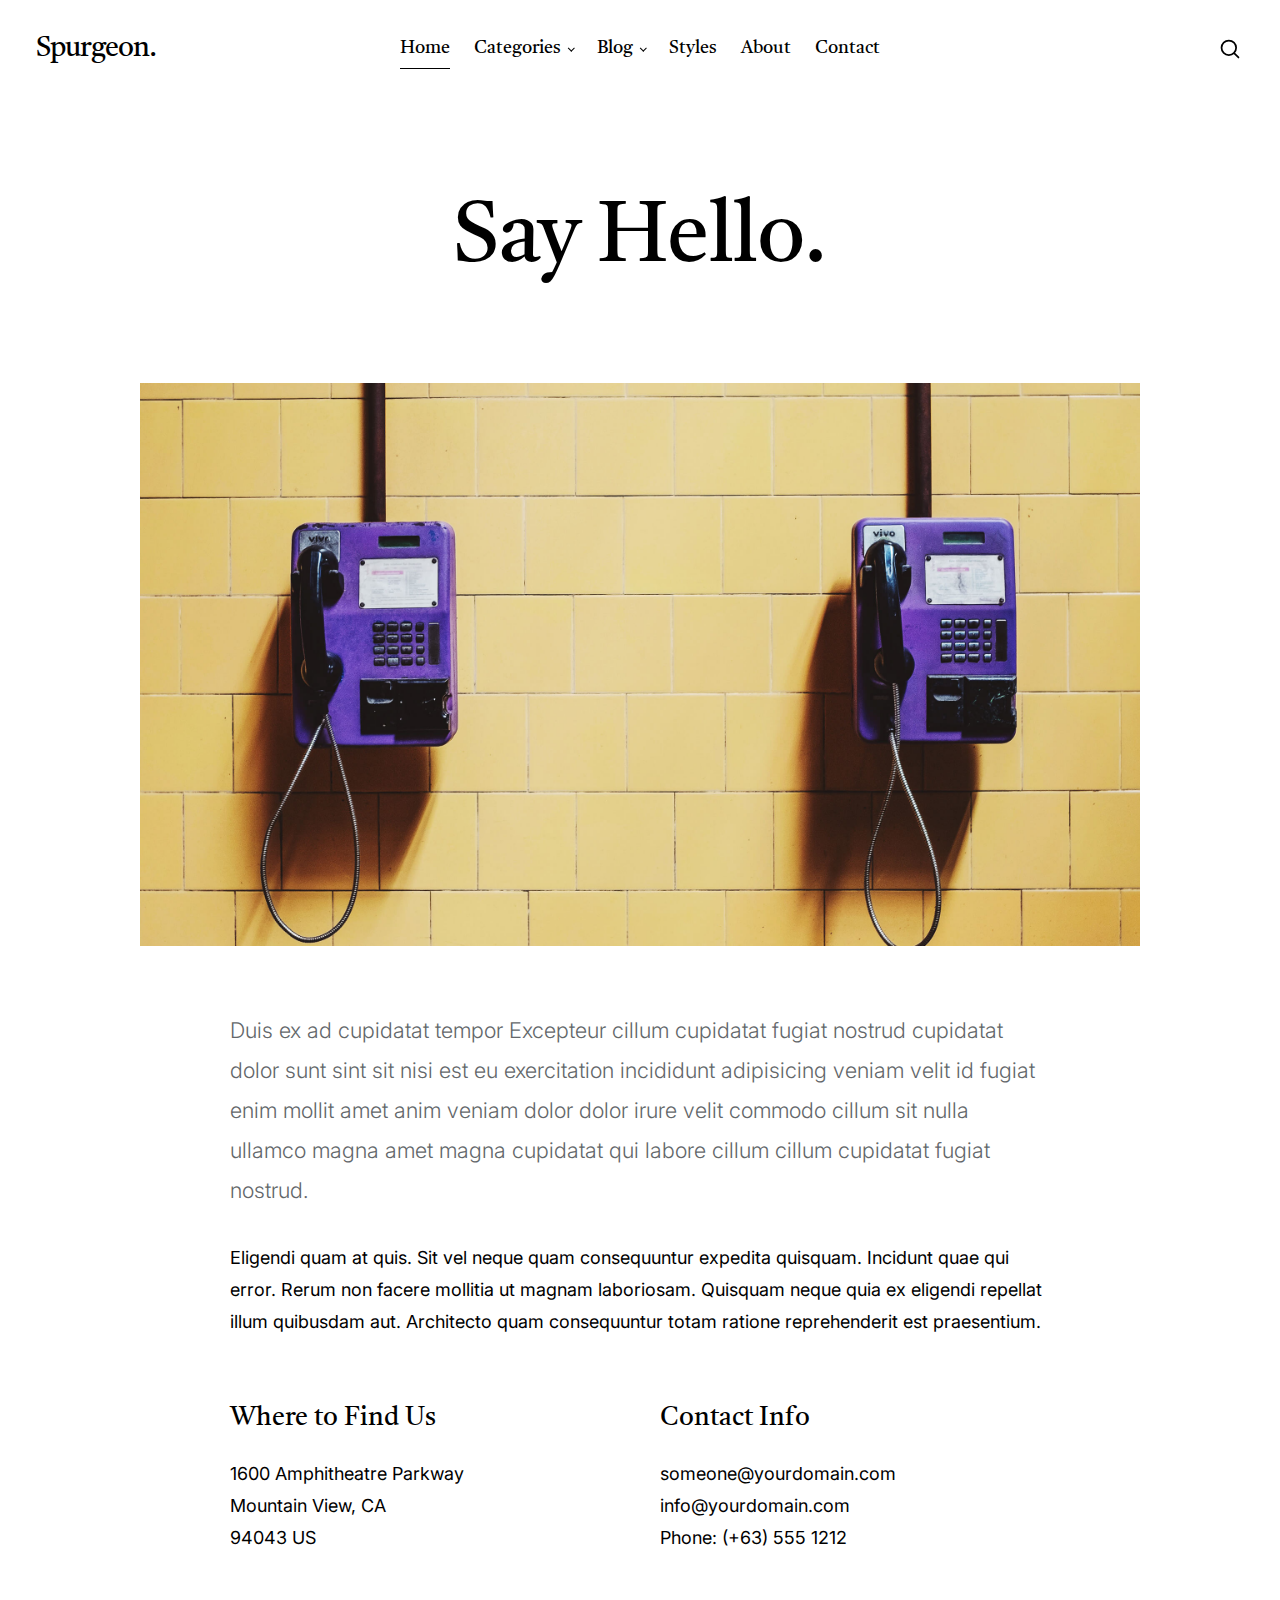
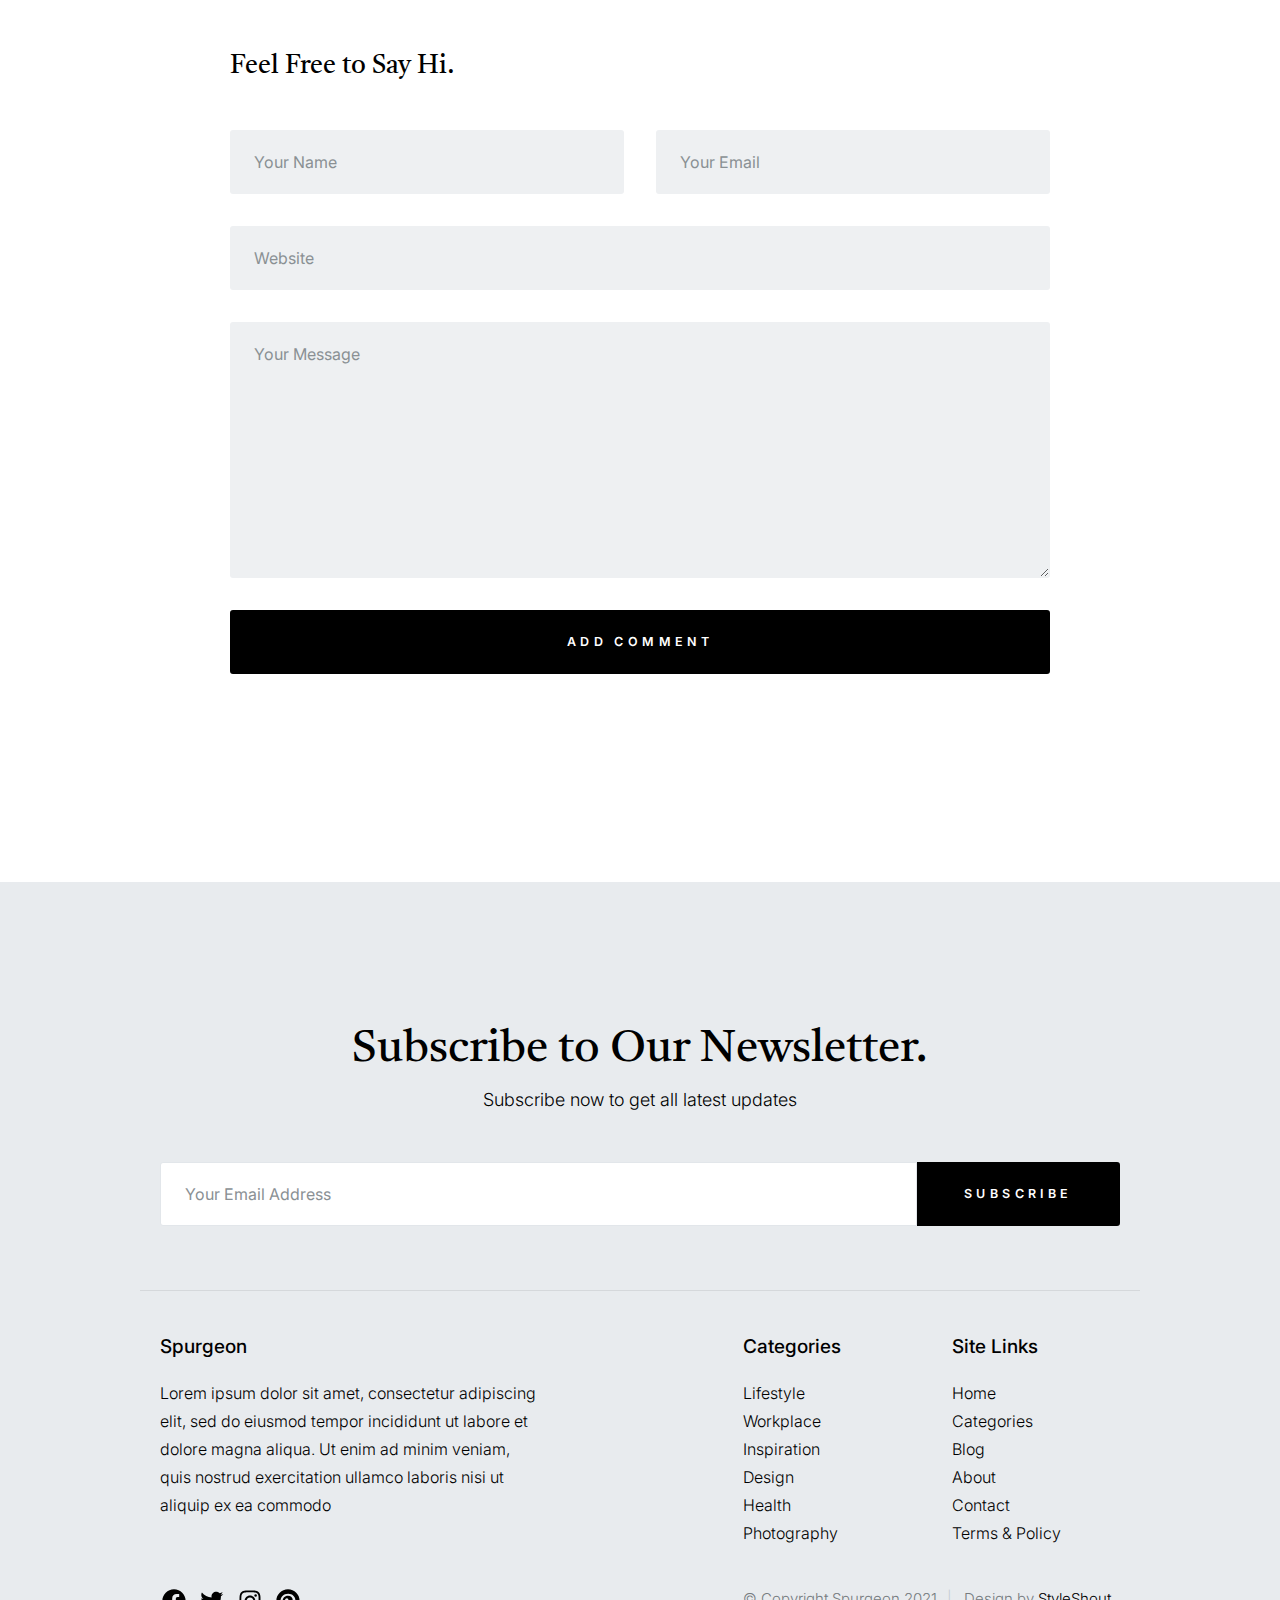
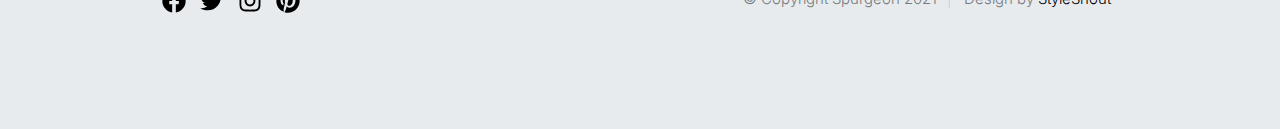
<file: themes/myclassicblog/html_template/contact.html>
<!DOCTYPE html>
<html lang="en" class="no-js">

<head>

    <!--- basic page needs ================================================== -->
    <meta charset="utf-8">
    <meta name="viewport" content="width=device-width, initial-scale=1">
    <title>Contact - Spurgeon</title>

    <script>
        document.documentElement.classList.remove('no-js');
        document.documentElement.classList.add('js');
    </script>

    <!-- CSS ================================================== -->
    <link rel="stylesheet" href="assets/css/vendor.css">
    <link rel="stylesheet" href="assets/css/styles.css">

    <!-- favicons ================================================== -->
    <link rel="apple-touch-icon" sizes="180x180" href="assets/apple-touch-icon.png">
    <link rel="icon" type="image/png" sizes="32x32" href="assets/favicon-32x32.png">
    <link rel="icon" type="image/png" sizes="16x16" href="assets/favicon-16x16.png">
    <link rel="manifest" href="site.webmanifest">

</head>


<body id="top">

    <!-- preloader ================================================== -->
    <div id="preloader">
        <div id="loader" class="dots-fade">
            <div></div>
            <div></div>
            <div></div>
        </div>
    </div>

    <!-- page wrap ================================================== -->
    <div id="page" class="s-pagewrap">

        <!-- # site header ================================================== -->
        <header id="masthead" class="s-header">

            <div class="s-header__branding">
                <p class="site-title">
                    <a href="index.html" rel="home">Spurgeon.</a>
                </p>
            </div>

            <div class="row s-header__navigation">

                <nav class="s-header__nav-wrap">

                    <h3 class="s-header__nav-heading">Navigate to</h3>

                    <ul class="s-header__nav">
                        <li class="current-menu-item"><a href="index.html" title="">Home</a></li>
                        <li class="has-children">
                            <a href="#0" title="" class="">Categories</a>
                            <ul class="sub-menu">
                                <li><a href="category.html">Design</a></li>
                                <li><a href="category.html">Lifestyle</a></li>
                                <li><a href="category.html">Inspiration</a></li>
                                <li><a href="category.html">Work</a></li>
                                <li><a href="category.html">Health</a></li>
                                <li><a href="category.html">Photography</a></li>
                            </ul>
                        </li>
                        <li class="has-children">
                            <a href="#0" title="" class="">Blog</a>
                            <ul class="sub-menu">
                                <li><a href="single-standard.html">Standard Post</a></li>
                                <li><a href="single-video.html">Video Post</a></li>
                                <li><a href="single-audio.html">Audio Post</a></li>
                            </ul>
                        </li>
                        <li><a href="styles.html" title="">Styles</a></li>
                        <li><a href="about.html" title="">About</a></li>
                        <li><a href="contact.html" title="">Contact</a></li>
                    </ul> <!-- end s-header__nav -->

                </nav> <!-- end s-header__nav-wrap -->

            </div> <!-- end s-header__navigation -->

            <div class="s-header__search">

                <div class="s-header__search-inner">
                    <div class="row">

                        <form role="search" method="get" class="s-header__search-form" action="#">
                            <label>
                                <span class="u-screen-reader-text">Search for:</span>
                                <input type="search" class="s-header__search-field" placeholder="Search for..." value=""
                                    name="s" title="Search for:" autocomplete="off">
                            </label>
                            <input type="submit" class="s-header__search-submit" value="Search">
                        </form>

                        <a href="#0" title="Close Search" class="s-header__search-close">Close</a>

                    </div> <!-- end row -->
                </div> <!-- s-header__search-inner -->

            </div> <!-- end s-header__search -->

            <a class="s-header__menu-toggle" href="#0"><span>Menu</span></a>
            <a class="s-header__search-trigger" href="#">
                <svg width="24" height="24" fill="none" viewBox="0 0 24 24">
                    <path stroke="currentColor" stroke-linecap="round" stroke-linejoin="round" stroke-width="1.5"
                        d="M19.25 19.25L15.5 15.5M4.75 11C4.75 7.54822 7.54822 4.75 11 4.75C14.4518 4.75 17.25 7.54822 17.25 11C17.25 14.4518 14.4518 17.25 11 17.25C7.54822 17.25 4.75 14.4518 4.75 11Z">
                    </path>
                </svg>
            </a>

        </header> <!-- end s-header -->


        <!-- # site-content
        ================================================== -->
        <div id="content" class="s-content s-content--page">
            <section>
                <div class="row entry-wrap">
                    <div class="column lg-12">

                        <article class="entry">

                            <header class="entry__header entry__header--narrow">

                                <h1 class="entry__title">
                                    Say Hello.
                                </h1>

                            </header>

                            <div class="entry__media">
                                <figure class="featured-image">
                                    <img src="assets/images/thumbs/contact/contact-1200.jpg" srcset="assets/images/thumbs/contact/contact-2400.jpg 2400w, 
                                              assets/images/thumbs/contact/contact-1200.jpg 1200w, 
                                              assets/images/thumbs/contact/contact-600.jpg 600w"
                                        sizes="(max-width: 2400px) 100vw, 2400px" alt="">
                                </figure>
                            </div>

                            <div class="content-primary">

                                <div class="entry__content">

                                    <p class="lead">
                                        Duis ex ad cupidatat tempor Excepteur cillum cupidatat fugiat nostrud cupidatat
                                        dolor
                                        sunt sint sit nisi est eu exercitation incididunt adipisicing veniam velit id
                                        fugiat
                                        enim mollit amet anim veniam dolor dolor irure velit commodo cillum sit nulla
                                        ullamco
                                        magna amet magna cupidatat qui labore cillum cillum cupidatat fugiat nostrud.
                                    </p>

                                    <p>
                                        Eligendi quam at quis. Sit vel neque quam consequuntur expedita quisquam.
                                        Incidunt quae
                                        qui error. Rerum non facere mollitia ut magnam laboriosam. Quisquam neque quia
                                        ex eligendi
                                        repellat illum quibusdam aut. Architecto quam consequuntur totam ratione
                                        reprehenderit est
                                        praesentium.
                                    </p>

                                    <div class="row block-large-1-2 block-tab-whole entry__blocks">
                                        <div class="column">
                                            <h4>Where to Find Us</h4>
                                            <p>
                                                1600 Amphitheatre Parkway<br>
                                                Mountain View, CA<br>
                                                94043 US
                                            </p>
                                        </div>

                                        <div class="column">
                                            <h4>Contact Info</h4>
                                            <p>
                                                someone@yourdomain.com<br>
                                                info@yourdomain.com <br>
                                                Phone: (+63) 555 1212
                                            </p>
                                        </div>
                                    </div>

                                    <h4>Feel Free to Say Hi.</h4>

                                    <form name="cForm" id="cForm" class="entry__form" method="post" action=""
                                        autocomplete="off">
                                        <fieldset class="row">

                                            <div class="column lg-6 tab-12 form-field">
                                                <input name="cName" id="cName" class="u-fullwidth"
                                                    placeholder="Your Name" value="" type="text">
                                            </div>

                                            <div class="column lg-6 tab-12 form-field">
                                                <input name="cEmail" id="cEmail" class="u-fullwidth"
                                                    placeholder="Your Email" value="" type="text">
                                            </div>

                                            <div class="column lg-12 form-field">
                                                <input name="cWebsite" id="cWebsite" class="u-fullwidth"
                                                    placeholder="Website" value="" type="text">
                                            </div>

                                            <div class="column lg-12 message form-field">
                                                <textarea name="cMessage" id="cMessage" class="u-fullwidth"
                                                    placeholder="Your Message"></textarea>
                                            </div>

                                            <div class="column lg-12">
                                                <input name="submit" id="submit"
                                                    class="btn btn--primary btn-wide btn--large u-fullwidth"
                                                    value="Add Comment" type="submit">
                                            </div>

                                        </fieldset>
                                    </form> <!-- end form -->

                                </div> <!-- end content-primary -->

                        </article> <!-- end entry -->

                    </div>
                </div> <!-- end entry-wrap -->
            </section> <!-- end s-content -->

        </div>

        <!-- # site-footer
        ================================================== -->
        <footer id="colophon" class="s-footer">

            <div class="row s-footer__subscribe">
                <div class="column lg-12">

                    <h2>
                        Subscribe to Our Newsletter.
                    </h2>
                    <p>
                        Subscribe now to get all latest updates
                    </p>

                    <form id="mc-form" class="mc-form">
                        <input type="email" name="EMAIL" id="mce-EMAIL" class="u-fullwidth text-center"
                            placeholder="Your Email Address"
                            title="The domain portion of the email address is invalid (the portion after the @)."
                            pattern="^([^\x00-\x20\x22\x28\x29\x2c\x2e\x3a-\x3c\x3e\x40\x5b-\x5d\x7f-\xff]+|\x22([^\x0d\x22\x5c\x80-\xff]|\x5c[\x00-\x7f])*\x22)(\x2e([^\x00-\x20\x22\x28\x29\x2c\x2e\x3a-\x3c\x3e\x40\x5b-\x5d\x7f-\xff]+|\x22([^\x0d\x22\x5c\x80-\xff]|\x5c[\x00-\x7f])*\x22))*\x40([^\x00-\x20\x22\x28\x29\x2c\x2e\x3a-\x3c\x3e\x40\x5b-\x5d\x7f-\xff]+|\x5b([^\x0d\x5b-\x5d\x80-\xff]|\x5c[\x00-\x7f])*\x5d)(\x2e([^\x00-\x20\x22\x28\x29\x2c\x2e\x3a-\x3c\x3e\x40\x5b-\x5d\x7f-\xff]+|\x5b([^\x0d\x5b-\x5d\x80-\xff]|\x5c[\x00-\x7f])*\x5d))*(\.\w{2,})+$"
                            required>
                        <input type="submit" name="subscribe" value="Subscribe"
                            class="btn--small btn--primary u-fullwidth">
                        <!-- <div style="position: absolute; left: -5000px;" aria-hidden="true"><input type="text" name="b_cdb7b577e41181934ed6a6a44_9a91cfe7b3" tabindex="-1" value=""></div> -->
                        <div class="mc-status"></div>
                    </form>

                </div>
            </div> <!-- end s-footer__subscribe -->

            <div class="row s-footer__main">

                <div class="column lg-5 md-6 tab-12 s-footer__about">
                    <h4>Spurgeon</h4>

                    <p>
                        Lorem ipsum dolor sit amet, consectetur
                        adipiscing elit, sed do eiusmod tempor
                        incididunt ut labore et dolore magna aliqua.
                        Ut enim ad minim veniam, quis nostrud exercitation
                        ullamco laboris nisi ut aliquip ex ea commodo
                    </p>
                </div> <!-- end s-footer__about -->

                <div class="column lg-5 md-6 tab-12">
                    <div class="row">
                        <div class="column lg-6">
                            <h4>Categories</h4>
                            <ul class="link-list">
                                <li><a href="category.html">Lifestyle</a></li>
                                <li><a href="category.html">Workplace</a></li>
                                <li><a href="category.html">Inspiration</a></li>
                                <li><a href="category.html">Design</a></li>
                                <li><a href="category.html">Health</a></li>
                                <li><a href="category.html">Photography</a></li>
                            </ul>
                        </div>
                        <div class="column lg-6">
                            <h4>Site Links</h4>
                            <ul class="link-list">
                                <li><a href="index.html">Home</a></li>
                                <li><a href="category.html">Categories</a></li>
                                <li><a href="category.html">Blog</a></li>
                                <li><a href="about.html">About</a></li>
                                <li><a href="about.html">Contact</a></li>
                                <li><a href="#0">Terms & Policy</a></li>
                            </ul>
                        </div>
                    </div>
                </div>

            </div> <!-- end s-footer__main -->

            <div class="row s-footer__bottom">

                <div class="column lg-7 md-6 tab-12">
                    <ul class="s-footer__social">
                        <li>
                            <a href="#0">
                                <svg xmlns="http://www.w3.org/2000/svg" width="24" height="24" viewBox="0 0 24 24"
                                    style="fill: rgba(0, 0, 0, 1);transform: ;msFilter:;">
                                    <path
                                        d="M12.001 2.002c-5.522 0-9.999 4.477-9.999 9.999 0 4.99 3.656 9.126 8.437 9.879v-6.988h-2.54v-2.891h2.54V9.798c0-2.508 1.493-3.891 3.776-3.891 1.094 0 2.24.195 2.24.195v2.459h-1.264c-1.24 0-1.628.772-1.628 1.563v1.875h2.771l-.443 2.891h-2.328v6.988C18.344 21.129 22 16.992 22 12.001c0-5.522-4.477-9.999-9.999-9.999z">
                                    </path>
                                </svg>
                                <span class="u-screen-reader-text">Facebook</span>
                            </a>
                        </li>
                        <li>
                            <a href="#0">
                                <svg xmlns="http://www.w3.org/2000/svg" width="24" height="24" viewBox="0 0 24 24"
                                    style="fill:rgba(0, 0, 0, 1);transform:;-ms-filter:">
                                    <path
                                        d="M19.633,7.997c0.013,0.175,0.013,0.349,0.013,0.523c0,5.325-4.053,11.461-11.46,11.461c-2.282,0-4.402-0.661-6.186-1.809 c0.324,0.037,0.636,0.05,0.973,0.05c1.883,0,3.616-0.636,5.001-1.721c-1.771-0.037-3.255-1.197-3.767-2.793 c0.249,0.037,0.499,0.062,0.761,0.062c0.361,0,0.724-0.05,1.061-0.137c-1.847-0.374-3.23-1.995-3.23-3.953v-0.05 c0.537,0.299,1.16,0.486,1.82,0.511C3.534,9.419,2.823,8.184,2.823,6.787c0-0.748,0.199-1.434,0.548-2.032 c1.983,2.443,4.964,4.04,8.306,4.215c-0.062-0.3-0.1-0.611-0.1-0.923c0-2.22,1.796-4.028,4.028-4.028 c1.16,0,2.207,0.486,2.943,1.272c0.91-0.175,1.782-0.512,2.556-0.973c-0.299,0.935-0.936,1.721-1.771,2.22 c0.811-0.088,1.597-0.312,2.319-0.624C21.104,6.712,20.419,7.423,19.633,7.997z">
                                    </path>
                                </svg>
                                <span class="u-screen-reader-text">Twitter</span>
                            </a>
                        </li>
                        <li>
                            <a href="#0">
                                <svg xmlns="http://www.w3.org/2000/svg" width="24" height="24" viewBox="0 0 24 24"
                                    style="fill:rgba(0, 0, 0, 1);transform:;-ms-filter:">
                                    <path
                                        d="M11.999,7.377c-2.554,0-4.623,2.07-4.623,4.623c0,2.554,2.069,4.624,4.623,4.624c2.552,0,4.623-2.07,4.623-4.624 C16.622,9.447,14.551,7.377,11.999,7.377L11.999,7.377z M11.999,15.004c-1.659,0-3.004-1.345-3.004-3.003 c0-1.659,1.345-3.003,3.004-3.003s3.002,1.344,3.002,3.003C15.001,13.659,13.658,15.004,11.999,15.004L11.999,15.004z">
                                    </path>
                                    <circle cx="16.806" cy="7.207" r="1.078"></circle>
                                    <path
                                        d="M20.533,6.111c-0.469-1.209-1.424-2.165-2.633-2.632c-0.699-0.263-1.438-0.404-2.186-0.42 c-0.963-0.042-1.268-0.054-3.71-0.054s-2.755,0-3.71,0.054C7.548,3.074,6.809,3.215,6.11,3.479C4.9,3.946,3.945,4.902,3.477,6.111 c-0.263,0.7-0.404,1.438-0.419,2.186c-0.043,0.962-0.056,1.267-0.056,3.71c0,2.442,0,2.753,0.056,3.71 c0.015,0.748,0.156,1.486,0.419,2.187c0.469,1.208,1.424,2.164,2.634,2.632c0.696,0.272,1.435,0.426,2.185,0.45 c0.963,0.042,1.268,0.055,3.71,0.055s2.755,0,3.71-0.055c0.747-0.015,1.486-0.157,2.186-0.419c1.209-0.469,2.164-1.424,2.633-2.633 c0.263-0.7,0.404-1.438,0.419-2.186c0.043-0.962,0.056-1.267,0.056-3.71s0-2.753-0.056-3.71C20.941,7.57,20.801,6.819,20.533,6.111z M19.315,15.643c-0.007,0.576-0.111,1.147-0.311,1.688c-0.305,0.787-0.926,1.409-1.712,1.711c-0.535,0.199-1.099,0.303-1.67,0.311 c-0.95,0.044-1.218,0.055-3.654,0.055c-2.438,0-2.687,0-3.655-0.055c-0.569-0.007-1.135-0.112-1.669-0.311 c-0.789-0.301-1.414-0.923-1.719-1.711c-0.196-0.534-0.302-1.099-0.311-1.669c-0.043-0.95-0.053-1.218-0.053-3.654 c0-2.437,0-2.686,0.053-3.655c0.007-0.576,0.111-1.146,0.311-1.687c0.305-0.789,0.93-1.41,1.719-1.712 c0.534-0.198,1.1-0.303,1.669-0.311c0.951-0.043,1.218-0.055,3.655-0.055c2.437,0,2.687,0,3.654,0.055 c0.571,0.007,1.135,0.112,1.67,0.311c0.786,0.303,1.407,0.925,1.712,1.712c0.196,0.534,0.302,1.099,0.311,1.669 c0.043,0.951,0.054,1.218,0.054,3.655c0,2.436,0,2.698-0.043,3.654H19.315z">
                                    </path>
                                </svg>
                                <span class="u-screen-reader-text">Instagram</span>
                            </a>
                        </li>
                        <li>
                            <a href="#0">
                                <svg xmlns="http://www.w3.org/2000/svg" width="24" height="24" viewBox="0 0 24 24"
                                    style="fill: rgba(0, 0, 0, 1);transform: ;msFilter:;">
                                    <path
                                        d="M11.99 2C6.472 2 2 6.473 2 11.99c0 4.232 2.633 7.85 6.35 9.306-.088-.79-.166-2.006.034-2.868.182-.78 1.172-4.966 1.172-4.966s-.299-.599-.299-1.484c0-1.388.805-2.425 1.808-2.425.853 0 1.264.64 1.264 1.407 0 .858-.546 2.139-.827 3.327-.235.994.499 1.805 1.479 1.805 1.775 0 3.141-1.872 3.141-4.575 0-2.392-1.719-4.064-4.173-4.064-2.843 0-4.512 2.132-4.512 4.335 0 .858.331 1.779.744 2.28a.3.3 0 0 1 .069.286c-.076.315-.245.994-.277 1.133-.044.183-.145.222-.335.134-1.247-.581-2.027-2.405-2.027-3.871 0-3.151 2.289-6.045 6.601-6.045 3.466 0 6.159 2.469 6.159 5.77 0 3.444-2.171 6.213-5.184 6.213-1.013 0-1.964-.525-2.29-1.146l-.623 2.374c-.225.868-.834 1.956-1.241 2.62a10 10 0 0 0 2.958.445c5.517 0 9.99-4.473 9.99-9.99S17.507 2 11.99 2">
                                    </path>
                                </svg>
                                <span class="u-screen-reader-text">Pinterest</span>
                            </a>
                        </li>
                    </ul>
                </div>
                <div class="column lg-5 md-6 tab-12">
                    <div class="ss-copyright">
                        <span>© Copyright Spurgeon 2021</span>
                        <span>Design by <a href="https://www.styleshout.com/">StyleShout</a></span>
                    </div>
                </div>

            </div> <!-- end s-footer__bottom -->

            <div class="ss-go-top">
                <a class="smoothscroll" title="Back to Top" href="#top">
                    <svg width="24" height="24" fill="none" viewBox="0 0 24 24">
                        <path stroke="currentColor" stroke-linecap="round" stroke-linejoin="round" stroke-width="1.5"
                            d="M17.25 10.25L12 4.75L6.75 10.25" />
                        <path stroke="currentColor" stroke-linecap="round" stroke-linejoin="round" stroke-width="1.5"
                            d="M12 19.25V5.75" />
                    </svg>
                </a>
            </div> <!-- end ss-go-top -->

        </footer><!-- end s-footer -->

    </div>
    <!-- Java Script
    ================================================== -->
    <script src="assets/js/plugins.js"></script>
    <script src="assets/js/main.js"></script>

</body>

</html>
</file>
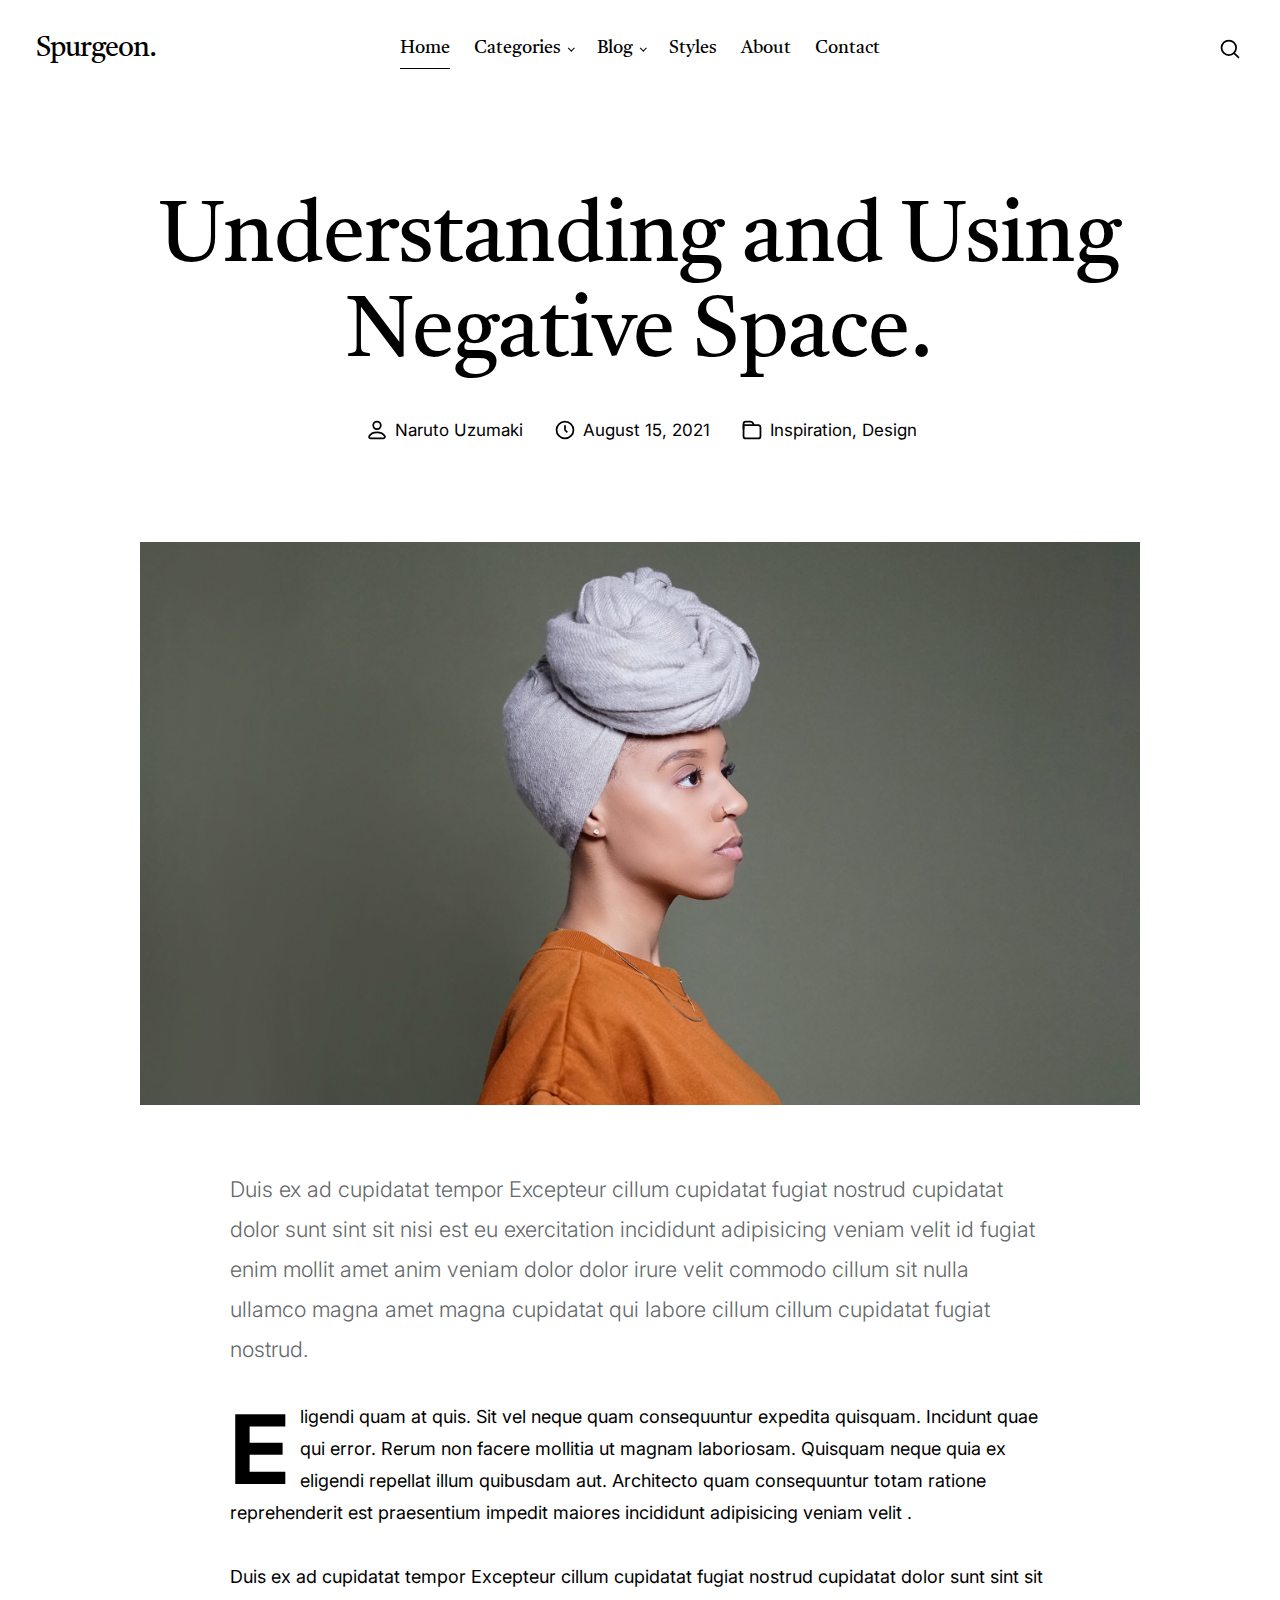
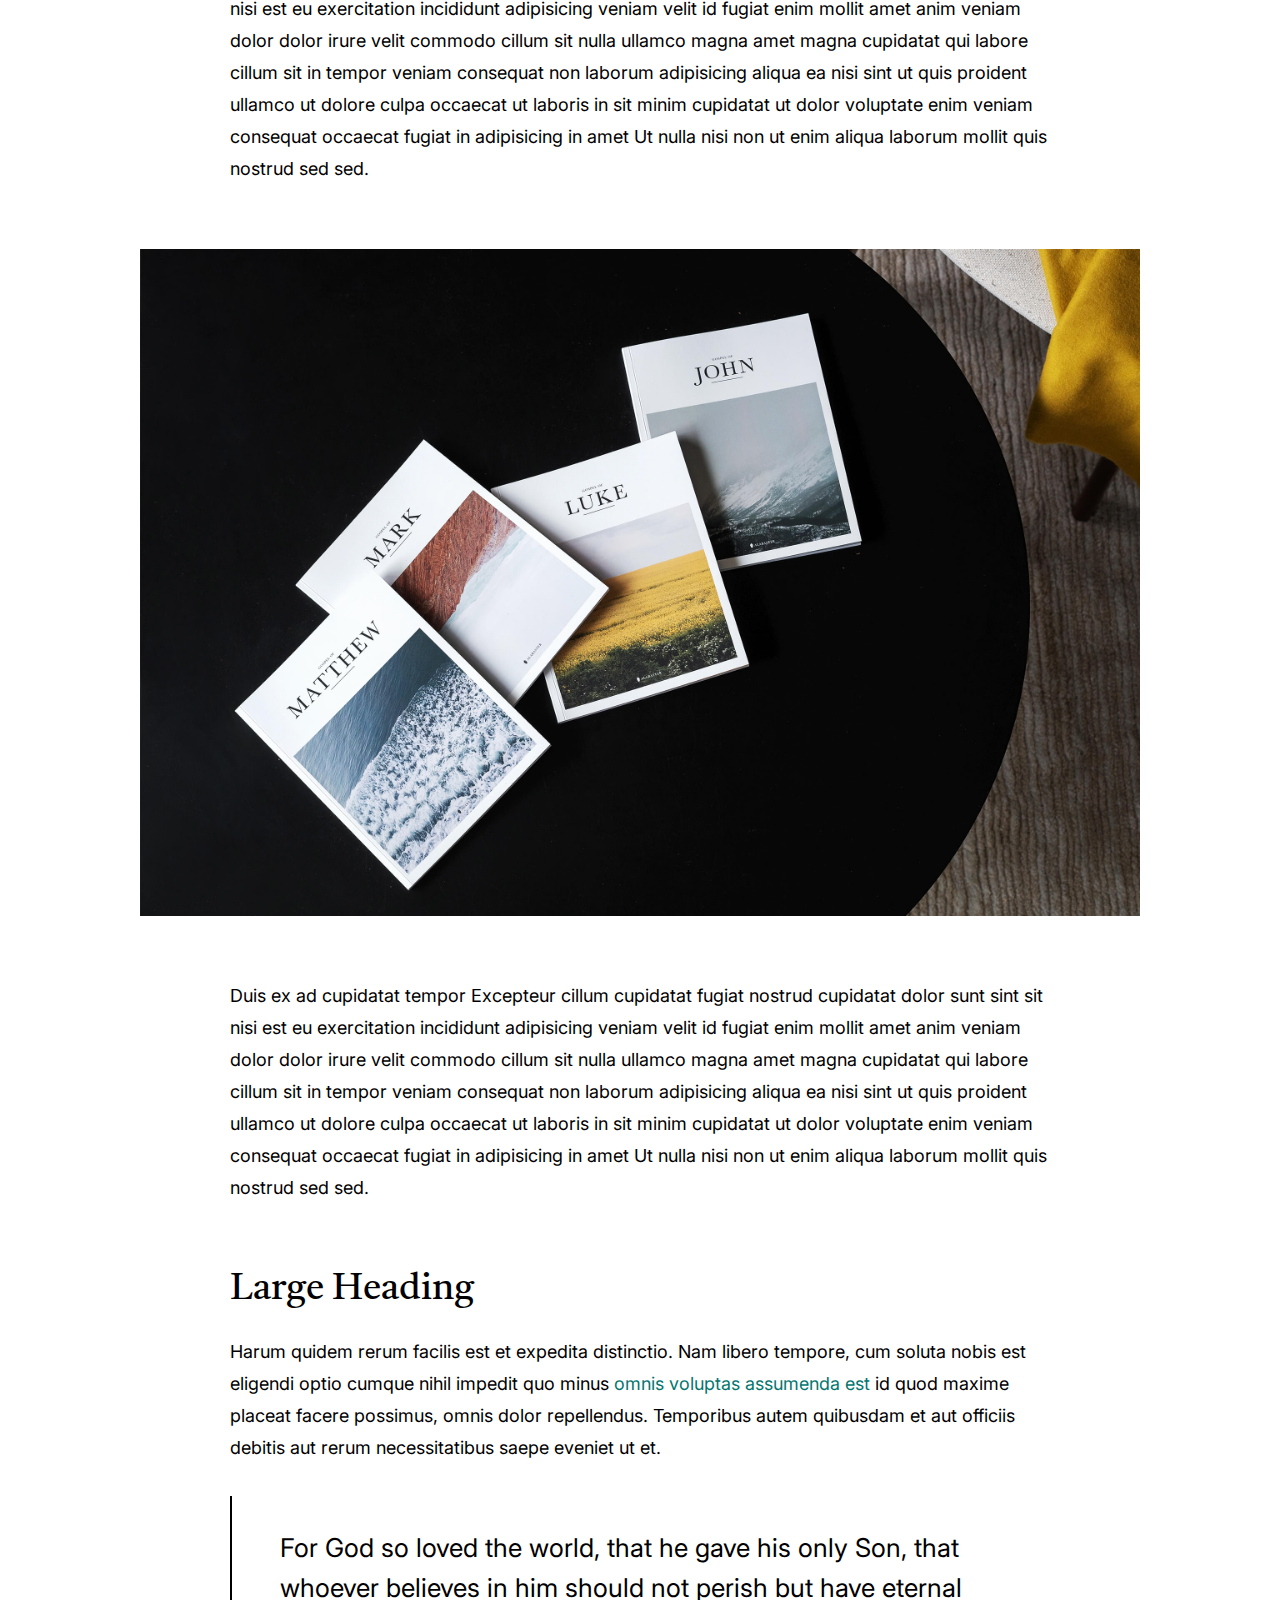
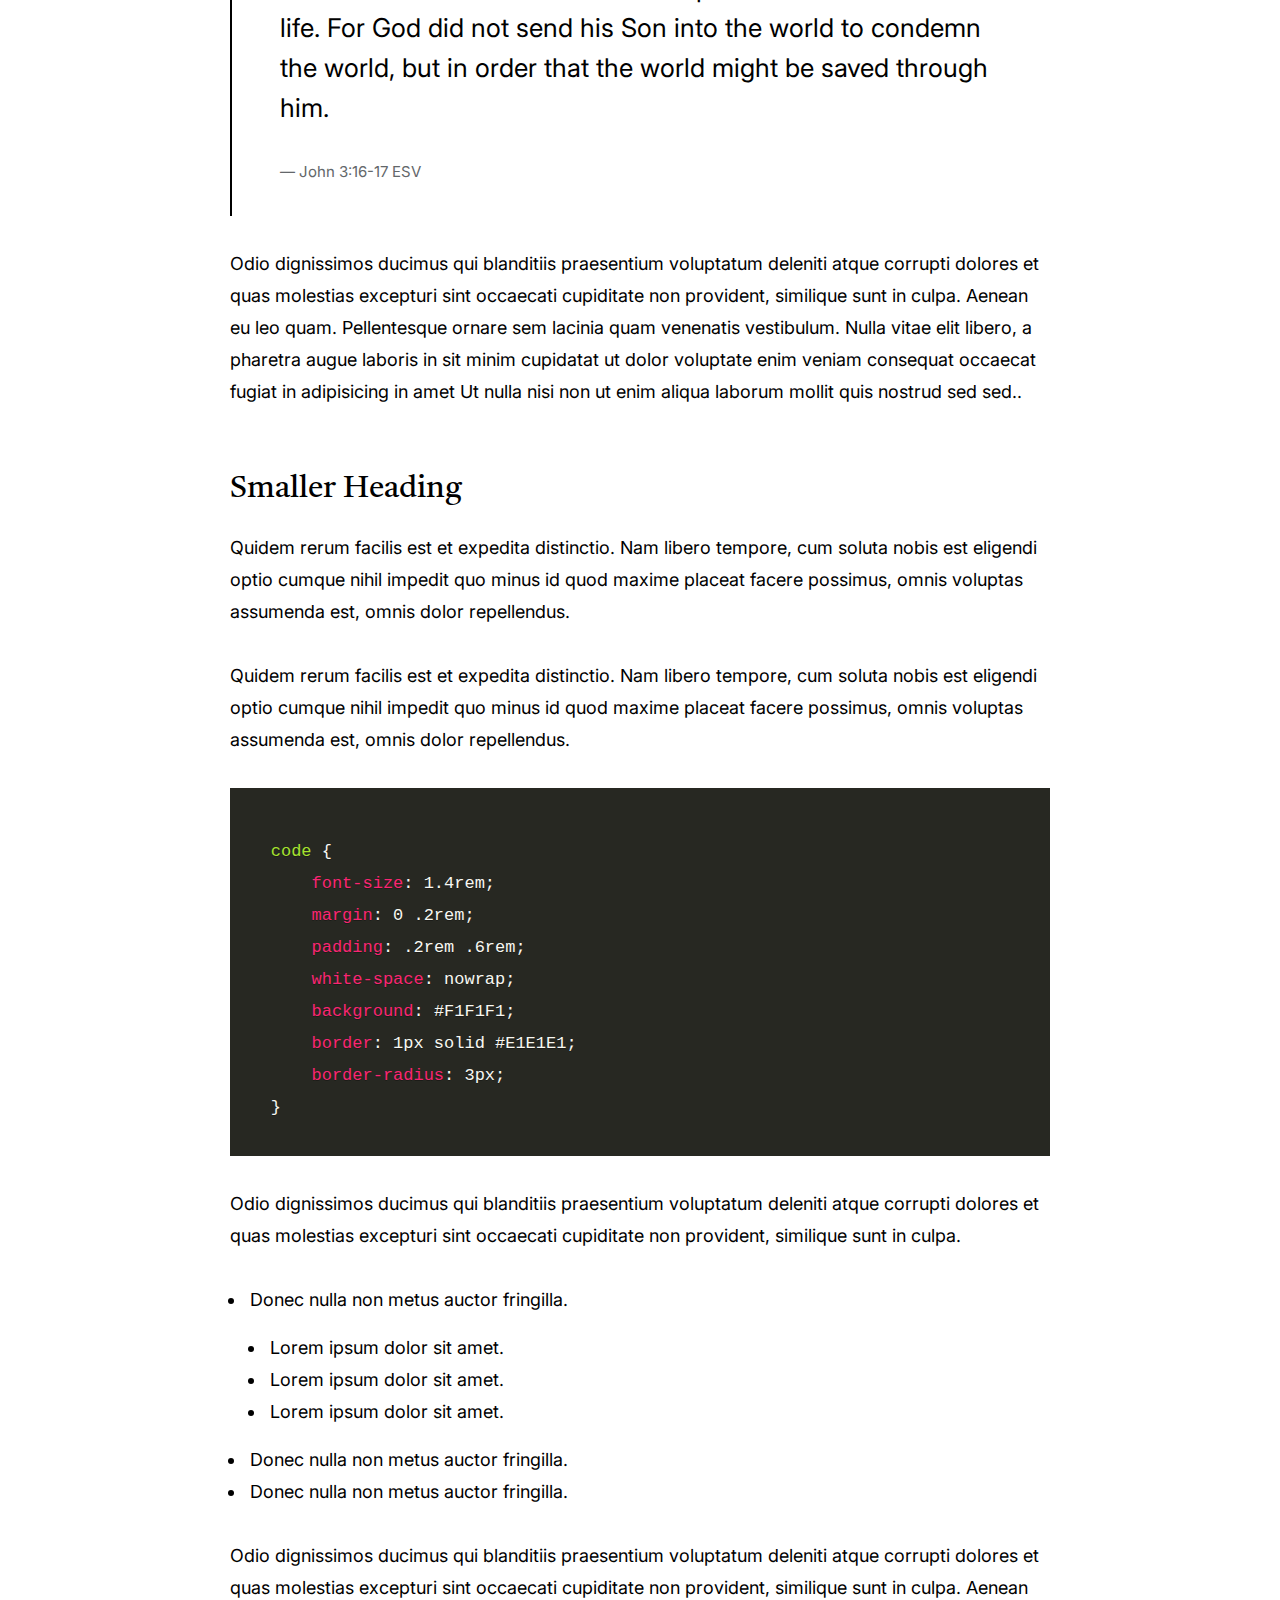
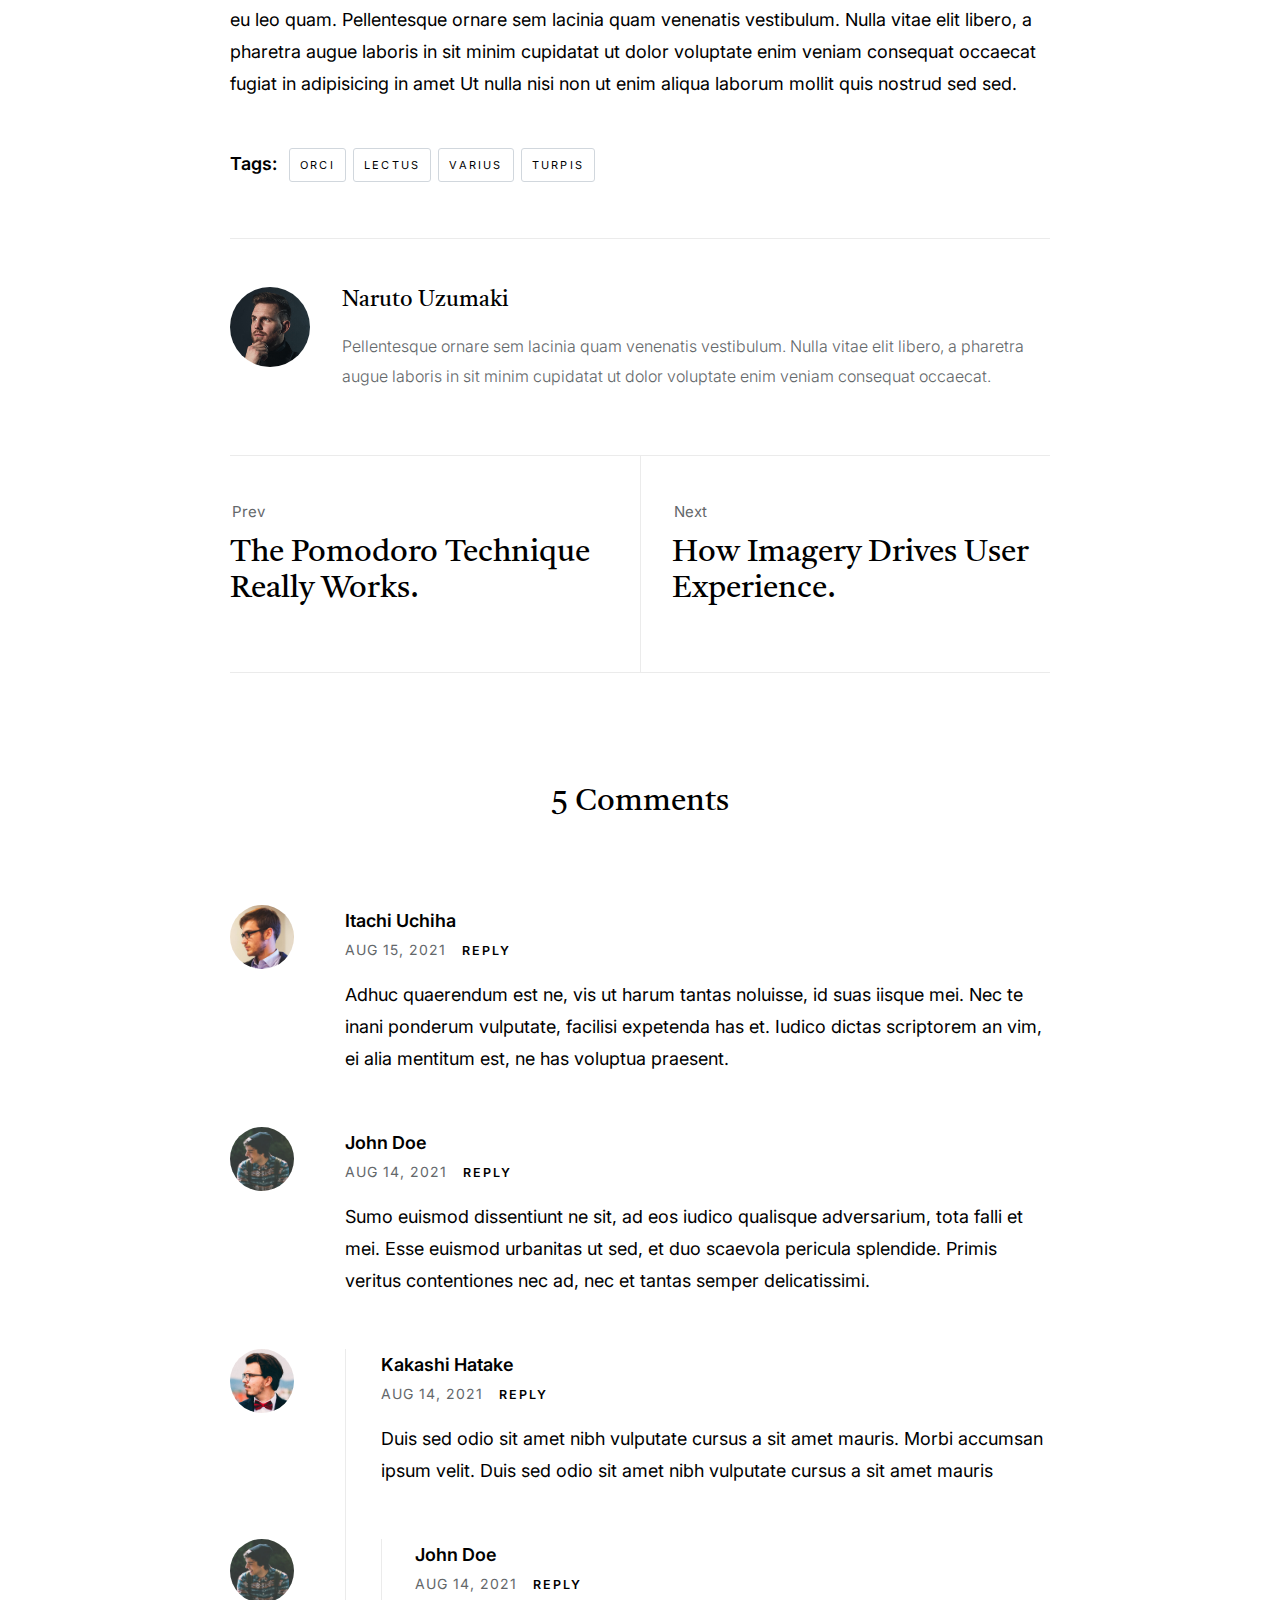
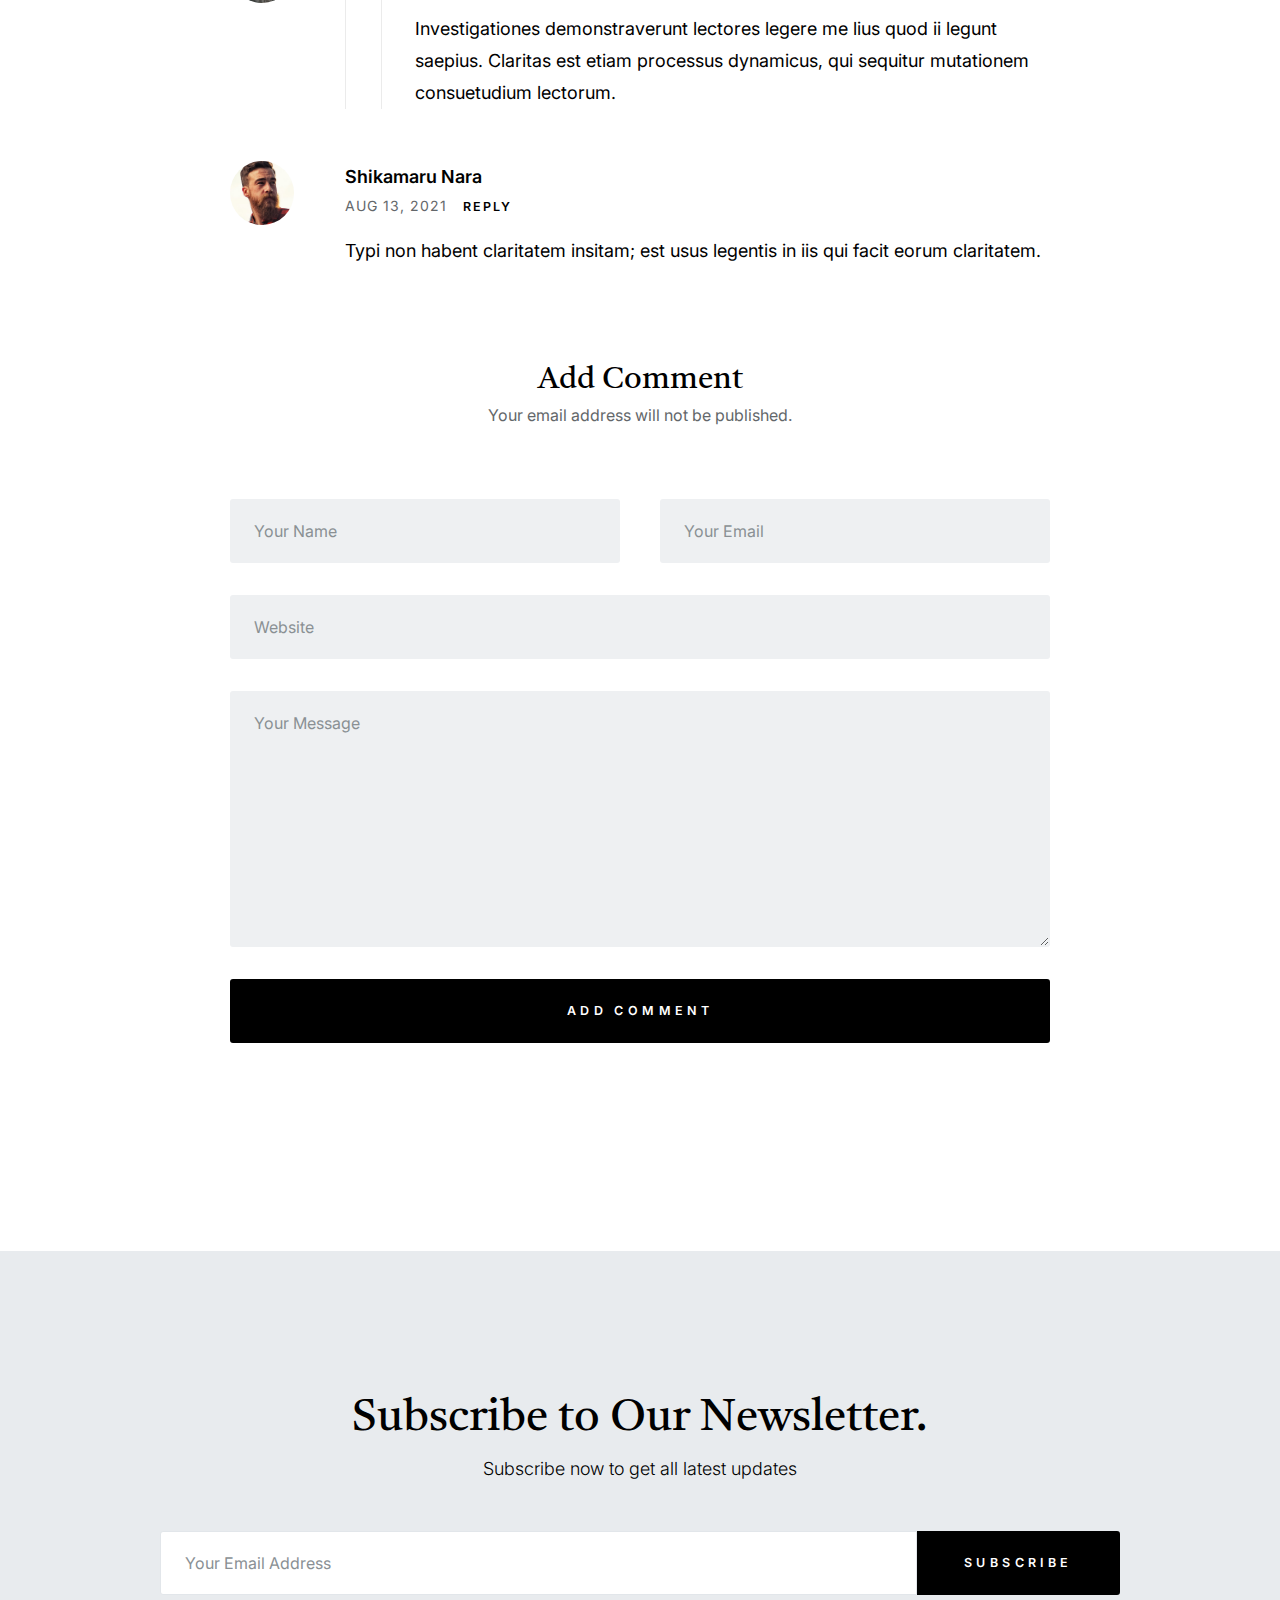
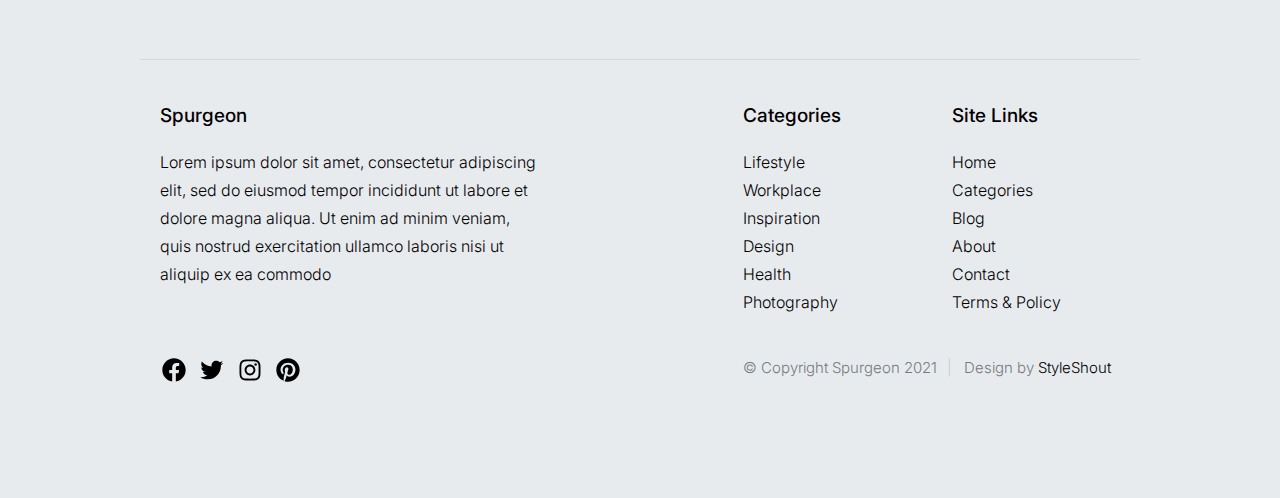
<file: themes/myclassicblog/html_template/single-standard.html>
<!DOCTYPE html>
<html lang="en" class="no-js">

<head>

    <!--- basic page needs ================================================== -->
    <meta charset="utf-8">
    <meta name="viewport" content="width=device-width, initial-scale=1">
    <title>Blog Details - Spurgeon</title>

    <script>
        document.documentElement.classList.remove('no-js');
        document.documentElement.classList.add('js');
    </script>

    <!-- CSS ================================================== -->
    <link rel="stylesheet" href="assets/css/vendor.css">
    <link rel="stylesheet" href="assets/css/styles.css">

    <!-- favicons ================================================== -->
    <link rel="apple-touch-icon" sizes="180x180" href="assets/apple-touch-icon.png">
    <link rel="icon" type="image/png" sizes="32x32" href="assets/favicon-32x32.png">
    <link rel="icon" type="image/png" sizes="16x16" href="assets/favicon-16x16.png">
    <link rel="manifest" href="site.webmanifest">

</head>


<body id="top">

    <!-- preloader ================================================== -->
    <div id="preloader">
        <div id="loader" class="dots-fade">
            <div></div>
            <div></div>
            <div></div>
        </div>
    </div>

    <!-- page wrap ================================================== -->
    <div id="page" class="s-pagewrap">

        <!-- # site header ================================================== -->
        <header id="masthead" class="s-header">

            <div class="s-header__branding">
                <p class="site-title">
                    <a href="index.html" rel="home">Spurgeon.</a>
                </p>
            </div>

            <div class="row s-header__navigation">

                <nav class="s-header__nav-wrap">

                    <h3 class="s-header__nav-heading">Navigate to</h3>

                    <ul class="s-header__nav">
                        <li class="current-menu-item"><a href="index.html" title="">Home</a></li>
                        <li class="has-children">
                            <a href="#0" title="" class="">Categories</a>
                            <ul class="sub-menu">
                                <li><a href="category.html">Design</a></li>
                                <li><a href="category.html">Lifestyle</a></li>
                                <li><a href="category.html">Inspiration</a></li>
                                <li><a href="category.html">Work</a></li>
                                <li><a href="category.html">Health</a></li>
                                <li><a href="category.html">Photography</a></li>
                            </ul>
                        </li>
                        <li class="has-children">
                            <a href="#0" title="" class="">Blog</a>
                            <ul class="sub-menu">
                                <li><a href="single-standard.html">Standard Post</a></li>
                                <li><a href="single-video.html">Video Post</a></li>
                                <li><a href="single-audio.html">Audio Post</a></li>
                            </ul>
                        </li>
                        <li><a href="styles.html" title="">Styles</a></li>
                        <li><a href="about.html" title="">About</a></li>
                        <li><a href="contact.html" title="">Contact</a></li>
                    </ul> <!-- end s-header__nav -->

                </nav> <!-- end s-header__nav-wrap -->

            </div> <!-- end s-header__navigation -->

            <div class="s-header__search">

                <div class="s-header__search-inner">
                    <div class="row">

                        <form role="search" method="get" class="s-header__search-form" action="#">
                            <label>
                                <span class="u-screen-reader-text">Search for:</span>
                                <input type="search" class="s-header__search-field" placeholder="Search for..." value=""
                                    name="s" title="Search for:" autocomplete="off">
                            </label>
                            <input type="submit" class="s-header__search-submit" value="Search">
                        </form>

                        <a href="#0" title="Close Search" class="s-header__search-close">Close</a>

                    </div> <!-- end row -->
                </div> <!-- s-header__search-inner -->

            </div> <!-- end s-header__search -->

            <a class="s-header__menu-toggle" href="#0"><span>Menu</span></a>
            <a class="s-header__search-trigger" href="#">
                <svg width="24" height="24" fill="none" viewBox="0 0 24 24">
                    <path stroke="currentColor" stroke-linecap="round" stroke-linejoin="round" stroke-width="1.5"
                        d="M19.25 19.25L15.5 15.5M4.75 11C4.75 7.54822 7.54822 4.75 11 4.75C14.4518 4.75 17.25 7.54822 17.25 11C17.25 14.4518 14.4518 17.25 11 17.25C7.54822 17.25 4.75 14.4518 4.75 11Z">
                    </path>
                </svg>
            </a>

        </header> <!-- end s-header -->


        <!-- # site-content
        ================================================== -->
        <div id="content" class="s-content s-content--blog">
            <section>
                <div class="row entry-wrap">
                    <div class="column lg-12">

                        <article class="entry format-standard">

                            <header class="entry__header">

                                <h1 class="entry__title">
                                    Understanding and Using Negative Space.
                                </h1>

                                <div class="entry__meta">
                                    <div class="entry__meta-author">
                                        <svg width="24" height="24" fill="none" viewBox="0 0 24 24">
                                            <circle cx="12" cy="8" r="3.25" stroke="currentColor" stroke-linecap="round"
                                                stroke-linejoin="round" stroke-width="1.5"></circle>
                                            <path stroke="currentColor" stroke-linecap="round" stroke-linejoin="round"
                                                stroke-width="1.5"
                                                d="M6.8475 19.25H17.1525C18.2944 19.25 19.174 18.2681 18.6408 17.2584C17.8563 15.7731 16.068 14 12 14C7.93201 14 6.14367 15.7731 5.35924 17.2584C4.82597 18.2681 5.70558 19.25 6.8475 19.25Z">
                                            </path>
                                        </svg>
                                        <a href="#">Naruto Uzumaki</a>
                                    </div>
                                    <div class="entry__meta-date">
                                        <svg width="24" height="24" fill="none" viewBox="0 0 24 24">
                                            <circle cx="12" cy="12" r="7.25" stroke="currentColor" stroke-width="1.5">
                                            </circle>
                                            <path stroke="currentColor" stroke-width="1.5" d="M12 8V12L14 14"></path>
                                        </svg>
                                        August 15, 2021
                                    </div>
                                    <div class="entry__meta-cat">
                                        <svg width="24" height="24" fill="none" viewBox="0 0 24 24">
                                            <path stroke="currentColor" stroke-linecap="round" stroke-linejoin="round"
                                                stroke-width="1.5"
                                                d="M19.25 17.25V9.75C19.25 8.64543 18.3546 7.75 17.25 7.75H4.75V17.25C4.75 18.3546 5.64543 19.25 6.75 19.25H17.25C18.3546 19.25 19.25 18.3546 19.25 17.25Z">
                                            </path>
                                            <path stroke="currentColor" stroke-linecap="round" stroke-linejoin="round"
                                                stroke-width="1.5"
                                                d="M13.5 7.5L12.5685 5.7923C12.2181 5.14977 11.5446 4.75 10.8127 4.75H6.75C5.64543 4.75 4.75 5.64543 4.75 6.75V11">
                                            </path>
                                        </svg>

                                        <span class="cat-links">
                                            <a href="#0">Inspiration</a>
                                            <a href="#0">Design</a>
                                        </span>
                                    </div>
                                </div>
                            </header>

                            <div class="entry__media">
                                <figure class="featured-image">
                                    <img src="assets/images/thumbs/single/standard-1200.jpg" srcset="assets/images/thumbs/single/standard-2400.jpg 2400w, 
                                              assets/images/thumbs/single/standard-1200.jpg 1200w, 
                                              assets/images/thumbs/single/standard-600.jpg 600w"
                                        sizes="(max-width: 2400px) 100vw, 2400px" alt="">
                                </figure>
                            </div>

                            <div class="content-primary">

                                <div class="entry__content">
                                    <p class="lead">
                                        Duis ex ad cupidatat tempor Excepteur cillum cupidatat fugiat nostrud cupidatat
                                        dolor
                                        sunt sint sit nisi est eu exercitation incididunt adipisicing veniam velit id
                                        fugiat
                                        enim mollit amet anim veniam dolor dolor irure velit commodo cillum sit nulla
                                        ullamco
                                        magna amet magna cupidatat qui labore cillum cillum cupidatat fugiat nostrud.
                                    </p>

                                    <p class="drop-cap">
                                        Eligendi quam at quis. Sit vel neque quam consequuntur expedita quisquam.
                                        Incidunt
                                        quae
                                        qui error. Rerum non facere mollitia ut magnam laboriosam. Quisquam neque quia
                                        ex
                                        eligendi
                                        repellat illum quibusdam aut. Architecto quam consequuntur totam ratione
                                        reprehenderit est
                                        praesentium impedit maiores incididunt adipisicing veniam velit .
                                    </p>

                                    <p>
                                        Duis ex ad cupidatat tempor Excepteur cillum cupidatat fugiat nostrud cupidatat
                                        dolor
                                        sunt sint sit nisi est eu exercitation incididunt adipisicing veniam velit id
                                        fugiat
                                        enim mollit amet anim veniam dolor dolor irure velit commodo cillum sit nulla
                                        ullamco
                                        magna amet magna cupidatat qui labore cillum sit in tempor veniam consequat non
                                        laborum
                                        adipisicing aliqua ea nisi sint ut quis proident ullamco ut dolore culpa
                                        occaecat ut
                                        laboris in sit minim cupidatat ut dolor voluptate enim veniam consequat occaecat
                                        fugiat
                                        in adipisicing in amet Ut nulla nisi non ut enim aliqua laborum mollit quis
                                        nostrud
                                        sed sed.
                                    </p>

                                    <figure class="alignwide">
                                        <img src="assets/images/sample-1200.jpg" srcset="assets/images/sample-2400.jpg 2400w, 
                                                  assets/images/sample-1200.jpg 1200w, 
                                                  assets/images/sample-600.jpg 600w"
                                            sizes="(max-width: 2400px) 100vw, 2400px" alt="">
                                    </figure>

                                    <p>
                                        Duis ex ad cupidatat tempor Excepteur cillum cupidatat fugiat nostrud cupidatat
                                        dolor
                                        sunt sint sit nisi est eu exercitation incididunt adipisicing veniam velit id
                                        fugiat
                                        enim mollit amet anim veniam dolor dolor irure velit commodo cillum sit nulla
                                        ullamco
                                        magna amet magna cupidatat qui labore cillum sit in tempor veniam consequat non
                                        laborum
                                        adipisicing aliqua ea nisi sint ut quis proident ullamco ut dolore culpa
                                        occaecat ut
                                        laboris in sit minim cupidatat ut dolor voluptate enim veniam consequat occaecat
                                        fugiat
                                        in adipisicing in amet Ut nulla nisi non ut enim aliqua laborum mollit quis
                                        nostrud
                                        sed sed.
                                    </p>

                                    <h2>Large Heading</h2>

                                    <p>
                                        Harum quidem rerum facilis est et expedita distinctio. Nam libero tempore, cum
                                        soluta
                                        nobis est eligendi optio cumque nihil impedit quo minus <a href="http://#">omnis
                                            voluptas assumenda est</a>
                                        id quod maxime placeat facere possimus, omnis dolor repellendus. Temporibus
                                        autem
                                        quibusdam et
                                        aut officiis debitis aut rerum necessitatibus saepe eveniet ut et.</p>

                                    <blockquote>
                                        <p>
                                            For God so loved the world, that he gave his only Son, that whoever believes
                                            in
                                            him should not perish but have eternal life. For God did not send his Son
                                            into
                                            the world to condemn the world, but in order that the world might be
                                            saved through him.
                                        </p>
                                        <cite>John 3:16-17 ESV</cite>
                                    </blockquote>

                                    <p>
                                        Odio dignissimos ducimus qui blanditiis praesentium voluptatum deleniti atque
                                        corrupti dolores
                                        et quas molestias excepturi sint occaecati cupiditate non provident, similique
                                        sunt
                                        in culpa.
                                        Aenean eu leo quam. Pellentesque ornare sem lacinia quam venenatis vestibulum.
                                        Nulla
                                        vitae elit
                                        libero, a pharetra augue laboris in sit minim cupidatat ut dolor voluptate enim
                                        veniam consequat
                                        occaecat fugiat in adipisicing in amet Ut nulla nisi non ut enim aliqua laborum
                                        mollit quis nostrud sed sed..</p>

                                    <h3>Smaller Heading</h3>

                                    <p>
                                        Quidem rerum facilis est et expedita distinctio. Nam libero tempore, cum soluta
                                        nobis est
                                        eligendi optio cumque nihil impedit quo minus id quod maxime placeat facere
                                        possimus, omnis voluptas
                                        assumenda est, omnis dolor repellendus.
                                    </p>

                                    <p>
                                        Quidem rerum facilis est et expedita distinctio. Nam libero tempore, cum soluta
                                        nobis est
                                        eligendi optio cumque nihil impedit quo minus id quod maxime placeat facere
                                        possimus, omnis voluptas
                                        assumenda est, omnis dolor repellendus.
                                    </p>

                                    <pre><code class="language-css">
    code {
        font-size: 1.4rem;
        margin: 0 .2rem;
        padding: .2rem .6rem;
        white-space: nowrap;
        background: #F1F1F1;
        border: 1px solid #E1E1E1;	
        border-radius: 3px;
    }
</code></pre>

                                    <p>
                                        Odio dignissimos ducimus qui blanditiis praesentium voluptatum deleniti atque
                                        corrupti dolores et
                                        quas molestias excepturi sint occaecati cupiditate non provident, similique sunt
                                        in
                                        culpa.</p>

                                    <ul>
                                        <li>Donec nulla non metus auctor fringilla.
                                            <ul>
                                                <li>Lorem ipsum dolor sit amet.</li>
                                                <li>Lorem ipsum dolor sit amet.</li>
                                                <li>Lorem ipsum dolor sit amet.</li>
                                            </ul>
                                        </li>
                                        <li>Donec nulla non metus auctor fringilla.</li>
                                        <li>Donec nulla non metus auctor fringilla.</li>
                                    </ul>

                                    <p>
                                        Odio dignissimos ducimus qui blanditiis praesentium voluptatum deleniti atque
                                        corrupti dolores et quas
                                        molestias excepturi sint occaecati cupiditate non provident, similique sunt in
                                        culpa. Aenean eu leo quam.
                                        Pellentesque ornare sem lacinia quam venenatis vestibulum. Nulla vitae elit
                                        libero,
                                        a pharetra augue
                                        laboris in sit minim cupidatat ut dolor voluptate enim veniam consequat occaecat
                                        fugiat in adipisicing
                                        in amet Ut nulla nisi non ut enim aliqua laborum mollit quis nostrud sed sed.
                                    </p>

                                    <p class="entry__tags">
                                        <strong>Tags:</strong>

                                        <span class="entry__tag-list">
                                            <a href="#0">orci</a>
                                            <a href="#0">lectus</a>
                                            <a href="#0">varius</a>
                                            <a href="#0">turpis</a>
                                        </span>

                                    </p>

                                    <div class="entry__author-box">
                                        <figure class="entry__author-avatar">
                                            <img alt="" src="assets/images/avatars/user-06.jpg" class="avatar">
                                        </figure>
                                        <div class="entry__author-info">
                                            <h5 class="entry__author-name">
                                                <a href="#0">
                                                    Naruto Uzumaki
                                                </a>
                                            </h5>
                                            <p>
                                                Pellentesque ornare sem lacinia quam venenatis vestibulum. Nulla vitae
                                                elit
                                                libero,
                                                a pharetra augue laboris in sit minim cupidatat ut dolor voluptate enim
                                                veniam
                                                consequat occaecat.
                                            </p>
                                        </div>
                                    </div>

                                </div> <!-- end entry-content -->

                                <div class="post-nav">
                                    <div class="post-nav__prev">
                                        <a href="single-standard.html" rel="prev">
                                            <span>Prev</span>
                                            The Pomodoro Technique Really Works.
                                        </a>
                                    </div>
                                    <div class="post-nav__next">
                                        <a href="single-standard.html" rel="next">
                                            <span>Next</span>
                                            How Imagery Drives User Experience.
                                        </a>
                                    </div>
                                </div>

                            </div> <!-- end content-primary -->

                        </article> <!-- end entry -->

                        <!-- comments -->
                        <div class="comments-wrap">

                            <div id="comments">
                                <div class="large-12">

                                    <h3>5 Comments</h3>

                                    <!-- START commentlist -->
                                    <ol class="commentlist">

                                        <li class="depth-1 comment">

                                            <div class="comment__avatar">
                                                <img class="avatar" src="assets/images/avatars/user-01.jpg" alt=""
                                                    width="50" height="50">
                                            </div>

                                            <div class="comment__content">

                                                <div class="comment__info">
                                                    <div class="comment__author">Itachi Uchiha</div>

                                                    <div class="comment__meta">
                                                        <div class="comment__time">Aug 15, 2021</div>
                                                        <div class="comment__reply">
                                                            <a class="comment-reply-link" href="#0">Reply</a>
                                                        </div>
                                                    </div>
                                                </div>

                                                <div class="comment__text">
                                                    <p>Adhuc quaerendum est ne, vis ut harum tantas noluisse, id suas
                                                        iisque
                                                        mei. Nec te inani ponderum vulputate,
                                                        facilisi expetenda has et. Iudico dictas scriptorem an vim, ei
                                                        alia
                                                        mentitum est, ne has voluptua praesent.</p>
                                                </div>

                                            </div>

                                        </li> <!-- end comment level 1 -->

                                        <li class="thread-alt depth-1 comment">

                                            <div class="comment__avatar">
                                                <img class="avatar" src="assets/images/avatars/user-04.jpg" alt=""
                                                    width="50" height="50">
                                            </div>

                                            <div class="comment__content">

                                                <div class="comment__info">
                                                    <div class="comment__author">John Doe</div>

                                                    <div class="comment__meta">
                                                        <div class="comment__time">Aug 14, 2021</div>
                                                        <div class="comment__reply">
                                                            <a class="comment-reply-link" href="#0">Reply</a>
                                                        </div>
                                                    </div>
                                                </div>

                                                <div class="comment__text">
                                                    <p>Sumo euismod dissentiunt ne sit, ad eos iudico qualisque
                                                        adversarium,
                                                        tota falli et mei. Esse euismod
                                                        urbanitas ut sed, et duo scaevola pericula splendide. Primis
                                                        veritus
                                                        contentiones nec ad, nec et
                                                        tantas semper delicatissimi.</p>
                                                </div>

                                            </div>

                                            <ul class="children">

                                                <li class="depth-2 comment">

                                                    <div class="comment__avatar">
                                                        <img class="avatar" src="assets/images/avatars/user-03.jpg"
                                                            alt="" width="50" height="50">
                                                    </div>

                                                    <div class="comment__content">

                                                        <div class="comment__info">
                                                            <div class="comment__author">Kakashi Hatake</div>

                                                            <div class="comment__meta">
                                                                <div class="comment__time">Aug 14, 2021</div>
                                                                <div class="comment__reply">
                                                                    <a class="comment-reply-link" href="#0">Reply</a>
                                                                </div>
                                                            </div>
                                                        </div>

                                                        <div class="comment__text">
                                                            <p>Duis sed odio sit amet nibh vulputate
                                                                cursus a sit amet mauris. Morbi accumsan ipsum velit.
                                                                Duis
                                                                sed odio sit amet nibh vulputate
                                                                cursus a sit amet mauris</p>
                                                        </div>

                                                    </div>

                                                    <ul class="children">

                                                        <li class="depth-3 comment">

                                                            <div class="comment__avatar">
                                                                <img class="avatar"
                                                                    src="assets/images/avatars/user-04.jpg" alt=""
                                                                    width="50" height="50">
                                                            </div>

                                                            <div class="comment__content">

                                                                <div class="comment__info">
                                                                    <div class="comment__author">John Doe</div>

                                                                    <div class="comment__meta">
                                                                        <div class="comment__time">Aug 14, 2021</div>
                                                                        <div class="comment__reply">
                                                                            <a class="comment-reply-link"
                                                                                href="#0">Reply</a>
                                                                        </div>
                                                                    </div>
                                                                </div>

                                                                <div class="comment__text">
                                                                    <p>Investigationes demonstraverunt lectores legere
                                                                        me
                                                                        lius quod ii legunt saepius. Claritas est
                                                                        etiam processus dynamicus, qui sequitur
                                                                        mutationem
                                                                        consuetudium lectorum.</p>
                                                                </div>

                                                            </div>

                                                        </li>

                                                    </ul>

                                                </li>

                                            </ul>

                                        </li> <!-- end comment level 1 -->

                                        <li class="depth-1 comment">

                                            <div class="comment__avatar">
                                                <img class="avatar" src="assets/images/avatars/user-02.jpg" alt=""
                                                    width="50" height="50">
                                            </div>

                                            <div class="comment__content">

                                                <div class="comment__info">
                                                    <div class="comment__author">Shikamaru Nara</div>

                                                    <div class="comment__meta">
                                                        <div class="comment__time">Aug 13, 2021</div>
                                                        <div class="comment__reply">
                                                            <a class="comment-reply-link" href="#0">Reply</a>
                                                        </div>
                                                    </div>
                                                </div>

                                                <div class="comment__text">
                                                    <p>Typi non habent claritatem insitam; est usus legentis in iis qui
                                                        facit eorum claritatem.</p>
                                                </div>

                                            </div>

                                        </li> <!-- end comment level 1 -->

                                    </ol>
                                    <!-- END commentlist -->

                                </div> <!-- end col-full -->
                            </div> <!-- end comments -->


                            <div class="comment-respond">

                                <!-- START respond -->
                                <div id="respond">

                                    <h3>
                                        Add Comment
                                        <span>Your email address will not be published.</span>
                                    </h3>

                                    <form name="contactForm" id="contactForm" method="post" action=""
                                        autocomplete="off">
                                        <fieldset class="row">

                                            <div class="column lg-6 tab-12 form-field">
                                                <input name="cName" id="cName" class="u-fullwidth h-remove-bottom"
                                                    placeholder="Your Name" value="" type="text">
                                            </div>

                                            <div class="column lg-6 tab-12 form-field">
                                                <input name="cEmail" id="cEmail" class="u-fullwidth h-remove-bottom"
                                                    placeholder="Your Email" value="" type="text">
                                            </div>

                                            <div class="column lg-12 form-field">
                                                <input name="cWebsite" id="cWebsite" class="u-fullwidth h-remove-bottom"
                                                    placeholder="Website" value="" type="text">
                                            </div>

                                            <div class="column lg-12 message form-field">
                                                <textarea name="cMessage" id="cMessage" class="u-fullwidth"
                                                    placeholder="Your Message"></textarea>
                                            </div>

                                            <div class="column lg-12">
                                                <input name="submit" id="submit"
                                                    class="btn btn--primary btn-wide btn--large u-fullwidth"
                                                    value="Add Comment" type="submit">
                                            </div>

                                        </fieldset>
                                    </form> <!-- end form -->

                                </div>
                                <!-- END respond-->

                            </div> <!-- end comment-respond -->

                        </div> <!-- end comments-wrap -->

                    </div>
                </div> <!-- end entry-wrap -->
            </section> <!-- end s-content -->

        </div>

        <!-- # site-footer ================================================== -->
        <footer id="colophon" class="s-footer">

            <div class="row s-footer__subscribe">
                <div class="column lg-12">

                    <h2>
                        Subscribe to Our Newsletter.
                    </h2>
                    <p>
                        Subscribe now to get all latest updates
                    </p>

                    <form id="mc-form" class="mc-form">
                        <input type="email" name="EMAIL" id="mce-EMAIL" class="u-fullwidth text-center"
                            placeholder="Your Email Address"
                            title="The domain portion of the email address is invalid (the portion after the @)."
                            pattern="^([^\x00-\x20\x22\x28\x29\x2c\x2e\x3a-\x3c\x3e\x40\x5b-\x5d\x7f-\xff]+|\x22([^\x0d\x22\x5c\x80-\xff]|\x5c[\x00-\x7f])*\x22)(\x2e([^\x00-\x20\x22\x28\x29\x2c\x2e\x3a-\x3c\x3e\x40\x5b-\x5d\x7f-\xff]+|\x22([^\x0d\x22\x5c\x80-\xff]|\x5c[\x00-\x7f])*\x22))*\x40([^\x00-\x20\x22\x28\x29\x2c\x2e\x3a-\x3c\x3e\x40\x5b-\x5d\x7f-\xff]+|\x5b([^\x0d\x5b-\x5d\x80-\xff]|\x5c[\x00-\x7f])*\x5d)(\x2e([^\x00-\x20\x22\x28\x29\x2c\x2e\x3a-\x3c\x3e\x40\x5b-\x5d\x7f-\xff]+|\x5b([^\x0d\x5b-\x5d\x80-\xff]|\x5c[\x00-\x7f])*\x5d))*(\.\w{2,})+$"
                            required>
                        <input type="submit" name="subscribe" value="Subscribe"
                            class="btn--small btn--primary u-fullwidth">
                        <!-- <div style="position: absolute; left: -5000px;" aria-hidden="true"><input type="text" name="b_cdb7b577e41181934ed6a6a44_9a91cfe7b3" tabindex="-1" value=""></div> -->
                        <div class="mc-status"></div>
                    </form>

                </div>
            </div> <!-- end s-footer__subscribe -->

            <div class="row s-footer__main">

                <div class="column lg-5 md-6 tab-12 s-footer__about">
                    <h4>Spurgeon</h4>

                    <p>
                        Lorem ipsum dolor sit amet, consectetur
                        adipiscing elit, sed do eiusmod tempor
                        incididunt ut labore et dolore magna aliqua.
                        Ut enim ad minim veniam, quis nostrud exercitation
                        ullamco laboris nisi ut aliquip ex ea commodo
                    </p>
                </div> <!-- end s-footer__about -->

                <div class="column lg-5 md-6 tab-12">
                    <div class="row">
                        <div class="column lg-6">
                            <h4>Categories</h4>
                            <ul class="link-list">
                                <li><a href="category.html">Lifestyle</a></li>
                                <li><a href="category.html">Workplace</a></li>
                                <li><a href="category.html">Inspiration</a></li>
                                <li><a href="category.html">Design</a></li>
                                <li><a href="category.html">Health</a></li>
                                <li><a href="category.html">Photography</a></li>
                            </ul>
                        </div>
                        <div class="column lg-6">
                            <h4>Site Links</h4>
                            <ul class="link-list">
                                <li><a href="index.html">Home</a></li>
                                <li><a href="category.html">Categories</a></li>
                                <li><a href="category.html">Blog</a></li>
                                <li><a href="about.html">About</a></li>
                                <li><a href="about.html">Contact</a></li>
                                <li><a href="#0">Terms & Policy</a></li>
                            </ul>
                        </div>
                    </div>
                </div>

            </div> <!-- end s-footer__main -->

            <div class="row s-footer__bottom">

                <div class="column lg-7 md-6 tab-12">
                    <ul class="s-footer__social">
                        <li>
                            <a href="#0">
                                <svg xmlns="http://www.w3.org/2000/svg" width="24" height="24" viewBox="0 0 24 24"
                                    style="fill: rgba(0, 0, 0, 1);transform: ;msFilter:;">
                                    <path
                                        d="M12.001 2.002c-5.522 0-9.999 4.477-9.999 9.999 0 4.99 3.656 9.126 8.437 9.879v-6.988h-2.54v-2.891h2.54V9.798c0-2.508 1.493-3.891 3.776-3.891 1.094 0 2.24.195 2.24.195v2.459h-1.264c-1.24 0-1.628.772-1.628 1.563v1.875h2.771l-.443 2.891h-2.328v6.988C18.344 21.129 22 16.992 22 12.001c0-5.522-4.477-9.999-9.999-9.999z">
                                    </path>
                                </svg>
                                <span class="u-screen-reader-text">Facebook</span>
                            </a>
                        </li>
                        <li>
                            <a href="#0">
                                <svg xmlns="http://www.w3.org/2000/svg" width="24" height="24" viewBox="0 0 24 24"
                                    style="fill:rgba(0, 0, 0, 1);transform:;-ms-filter:">
                                    <path
                                        d="M19.633,7.997c0.013,0.175,0.013,0.349,0.013,0.523c0,5.325-4.053,11.461-11.46,11.461c-2.282,0-4.402-0.661-6.186-1.809 c0.324,0.037,0.636,0.05,0.973,0.05c1.883,0,3.616-0.636,5.001-1.721c-1.771-0.037-3.255-1.197-3.767-2.793 c0.249,0.037,0.499,0.062,0.761,0.062c0.361,0,0.724-0.05,1.061-0.137c-1.847-0.374-3.23-1.995-3.23-3.953v-0.05 c0.537,0.299,1.16,0.486,1.82,0.511C3.534,9.419,2.823,8.184,2.823,6.787c0-0.748,0.199-1.434,0.548-2.032 c1.983,2.443,4.964,4.04,8.306,4.215c-0.062-0.3-0.1-0.611-0.1-0.923c0-2.22,1.796-4.028,4.028-4.028 c1.16,0,2.207,0.486,2.943,1.272c0.91-0.175,1.782-0.512,2.556-0.973c-0.299,0.935-0.936,1.721-1.771,2.22 c0.811-0.088,1.597-0.312,2.319-0.624C21.104,6.712,20.419,7.423,19.633,7.997z">
                                    </path>
                                </svg>
                                <span class="u-screen-reader-text">Twitter</span>
                            </a>
                        </li>
                        <li>
                            <a href="#0">
                                <svg xmlns="http://www.w3.org/2000/svg" width="24" height="24" viewBox="0 0 24 24"
                                    style="fill:rgba(0, 0, 0, 1);transform:;-ms-filter:">
                                    <path
                                        d="M11.999,7.377c-2.554,0-4.623,2.07-4.623,4.623c0,2.554,2.069,4.624,4.623,4.624c2.552,0,4.623-2.07,4.623-4.624 C16.622,9.447,14.551,7.377,11.999,7.377L11.999,7.377z M11.999,15.004c-1.659,0-3.004-1.345-3.004-3.003 c0-1.659,1.345-3.003,3.004-3.003s3.002,1.344,3.002,3.003C15.001,13.659,13.658,15.004,11.999,15.004L11.999,15.004z">
                                    </path>
                                    <circle cx="16.806" cy="7.207" r="1.078"></circle>
                                    <path
                                        d="M20.533,6.111c-0.469-1.209-1.424-2.165-2.633-2.632c-0.699-0.263-1.438-0.404-2.186-0.42 c-0.963-0.042-1.268-0.054-3.71-0.054s-2.755,0-3.71,0.054C7.548,3.074,6.809,3.215,6.11,3.479C4.9,3.946,3.945,4.902,3.477,6.111 c-0.263,0.7-0.404,1.438-0.419,2.186c-0.043,0.962-0.056,1.267-0.056,3.71c0,2.442,0,2.753,0.056,3.71 c0.015,0.748,0.156,1.486,0.419,2.187c0.469,1.208,1.424,2.164,2.634,2.632c0.696,0.272,1.435,0.426,2.185,0.45 c0.963,0.042,1.268,0.055,3.71,0.055s2.755,0,3.71-0.055c0.747-0.015,1.486-0.157,2.186-0.419c1.209-0.469,2.164-1.424,2.633-2.633 c0.263-0.7,0.404-1.438,0.419-2.186c0.043-0.962,0.056-1.267,0.056-3.71s0-2.753-0.056-3.71C20.941,7.57,20.801,6.819,20.533,6.111z M19.315,15.643c-0.007,0.576-0.111,1.147-0.311,1.688c-0.305,0.787-0.926,1.409-1.712,1.711c-0.535,0.199-1.099,0.303-1.67,0.311 c-0.95,0.044-1.218,0.055-3.654,0.055c-2.438,0-2.687,0-3.655-0.055c-0.569-0.007-1.135-0.112-1.669-0.311 c-0.789-0.301-1.414-0.923-1.719-1.711c-0.196-0.534-0.302-1.099-0.311-1.669c-0.043-0.95-0.053-1.218-0.053-3.654 c0-2.437,0-2.686,0.053-3.655c0.007-0.576,0.111-1.146,0.311-1.687c0.305-0.789,0.93-1.41,1.719-1.712 c0.534-0.198,1.1-0.303,1.669-0.311c0.951-0.043,1.218-0.055,3.655-0.055c2.437,0,2.687,0,3.654,0.055 c0.571,0.007,1.135,0.112,1.67,0.311c0.786,0.303,1.407,0.925,1.712,1.712c0.196,0.534,0.302,1.099,0.311,1.669 c0.043,0.951,0.054,1.218,0.054,3.655c0,2.436,0,2.698-0.043,3.654H19.315z">
                                    </path>
                                </svg>
                                <span class="u-screen-reader-text">Instagram</span>
                            </a>
                        </li>
                        <li>
                            <a href="#0">
                                <svg xmlns="http://www.w3.org/2000/svg" width="24" height="24" viewBox="0 0 24 24"
                                    style="fill: rgba(0, 0, 0, 1);transform: ;msFilter:;">
                                    <path
                                        d="M11.99 2C6.472 2 2 6.473 2 11.99c0 4.232 2.633 7.85 6.35 9.306-.088-.79-.166-2.006.034-2.868.182-.78 1.172-4.966 1.172-4.966s-.299-.599-.299-1.484c0-1.388.805-2.425 1.808-2.425.853 0 1.264.64 1.264 1.407 0 .858-.546 2.139-.827 3.327-.235.994.499 1.805 1.479 1.805 1.775 0 3.141-1.872 3.141-4.575 0-2.392-1.719-4.064-4.173-4.064-2.843 0-4.512 2.132-4.512 4.335 0 .858.331 1.779.744 2.28a.3.3 0 0 1 .069.286c-.076.315-.245.994-.277 1.133-.044.183-.145.222-.335.134-1.247-.581-2.027-2.405-2.027-3.871 0-3.151 2.289-6.045 6.601-6.045 3.466 0 6.159 2.469 6.159 5.77 0 3.444-2.171 6.213-5.184 6.213-1.013 0-1.964-.525-2.29-1.146l-.623 2.374c-.225.868-.834 1.956-1.241 2.62a10 10 0 0 0 2.958.445c5.517 0 9.99-4.473 9.99-9.99S17.507 2 11.99 2">
                                    </path>
                                </svg>
                                <span class="u-screen-reader-text">Pinterest</span>
                            </a>
                        </li>
                    </ul>
                </div>
                <div class="column lg-5 md-6 tab-12">
                    <div class="ss-copyright">
                        <span>© Copyright Spurgeon 2021</span>
                        <span>Design by <a href="https://www.styleshout.com/">StyleShout</a></span>
                    </div>
                </div>

            </div> <!-- end s-footer__bottom -->

            <div class="ss-go-top">
                <a class="smoothscroll" title="Back to Top" href="#top">
                    <svg width="24" height="24" fill="none" viewBox="0 0 24 24">
                        <path stroke="currentColor" stroke-linecap="round" stroke-linejoin="round" stroke-width="1.5"
                            d="M17.25 10.25L12 4.75L6.75 10.25" />
                        <path stroke="currentColor" stroke-linecap="round" stroke-linejoin="round" stroke-width="1.5"
                            d="M12 19.25V5.75" />
                    </svg>
                </a>
            </div> <!-- end ss-go-top -->

        </footer><!-- end s-footer -->

    </div>

    <!-- Java Script ================================================== -->
    <script src="assets/js/plugins.js"></script>
    <script src="assets/js/main.js"></script>

</body>

</html>
</file>
<file: themes/myclassicblog/html_template/assets/css/vendor.css>
/* ===================================================================
 * Spurgeon Third-party Stylesheets
 * Template Ver. 1.0.0
 * 08-16-2021
 * -------------------------------------------------------------------
 *
 * TOC:
 * # PrismJS
 * # Swiper 
 *
 * ------------------------------------------------------------------- */


/* ===================================================================
 * # PrismJS 1.20.0
 *   https://prismjs.com/download.html#themes=prism-okaidia&languages=markup+css+clike+javascript+markup-templating+php 
 *   
 *   okaidia theme for JavaScript, CSS and HTML
 *   Loosely based on Monokai textmate theme by http://www.monokai.nl/
 *   @author ocodia
 * ------------------------------------------------------------------- */
code[class*="language-"],
pre[class*="language-"] {
    color           : #f8f8f2;
    background      : none;
    text-shadow     : 0 1px rgba(0, 0, 0, 0.3);
    font-family     : var(--font-mono);
    font-size       : calc(var(--text-size) * 0.9444);
    text-align      : left;
    white-space     : pre;
    word-spacing    : normal;
    word-break      : normal;
    word-wrap       : normal;
    line-height     : var(--vspace-1);
    -moz-tab-size   : 4;
    -o-tab-size     : 4;
    tab-size        : 4;
    -webkit-hyphens : none;
    -moz-hyphens    : none;
    -ms-hyphens     : none;
    hyphens         : none;
}

/* Code blocks */
pre[class*="language-"] {
    padding  : var(--vspace-0_5) 0 var(--vspace-1);
    margin   : var(--vspace-1) 0;
    overflow : auto;
}

:not(pre)>code[class*="language-"],
pre[class*="language-"] {
    background : #272822;
}

/* Inline code */
:not(pre)>code[class*="language-"] {
    padding     : .1em;
    white-space : normal;
}

.token.comment,
.token.prolog,
.token.doctype,
.token.cdata {
    color : slategray;
}

.token.punctuation {
    color : #f8f8f2;
}

.token.namespace {
    opacity : .7;
}

.token.property,
.token.tag,
.token.constant,
.token.symbol,
.token.deleted {
    color : #f92672;
}

.token.boolean,
.token.number {
    color : #ae81ff;
}

.token.selector,
.token.attr-name,
.token.string,
.token.char,
.token.builtin,
.token.inserted {
    color : #a6e22e;
}

.token.operator,
.token.entity,
.token.url,
.language-css .token.string,
.style .token.string,
.token.variable {
    color : #f8f8f2;
}

.token.atrule,
.token.attr-value,
.token.function,
.token.class-name {
    color : #e6db74;
}

.token.keyword {
    color : #66d9ef;
}

.token.regex,
.token.important {
    color : #fd971f;
}

.token.important,
.token.bold {
    font-weight : bold;
}

.token.italic {
    font-style : italic;
}

.token.entity {
    cursor : help;
}


/* ===================================================================
 * # Swiper 6.4.5
 *   Most modern mobile touch slider and framework with hardware accelerated transitions
 *   https://swiperjs.com
 *
 *   Copyright 2014-2020 Vladimir Kharlampidi
 *
 *   Released under the MIT License
 *
 *   Released on: December 18, 2020
 * ------------------------------------------------------------------- */
@font-face {
    font-family : "swiper-icons";
    src         : url("data:application/font-woff;charset=utf-8;base64, [base64]//wADZ2x5ZgAAAywAAADMAAAD2MHtryVoZWFkAAABbAAAADAAAAA2E2+eoWhoZWEAAAGcAAAAHwAAACQC9gDzaG10eAAAAigAAAAZAAAArgJkABFsb2NhAAAC0AAAAFoAAABaFQAUGG1heHAAAAG8AAAAHwAAACAAcABAbmFtZQAAA/gAAAE5AAACXvFdBwlwb3N0AAAFNAAAAGIAAACE5s74hXjaY2BkYGAAYpf5Hu/j+W2+MnAzMYDAzaX6QjD6/4//Bxj5GA8AuRwMYGkAPywL13jaY2BkYGA88P8Agx4j+/8fQDYfA1AEBWgDAIB2BOoAeNpjYGRgYNBh4GdgYgABEMnIABJzYNADCQAACWgAsQB42mNgYfzCOIGBlYGB0YcxjYGBwR1Kf2WQZGhhYGBiYGVmgAFGBiQQkOaawtDAoMBQxXjg/wEGPcYDDA4wNUA2CCgwsAAAO4EL6gAAeNpj2M0gyAACqxgGNWBkZ2D4/wMA+xkDdgAAAHjaY2BgYGaAYBkGRgYQiAHyGMF8FgYHIM3DwMHABGQrMOgyWDLEM1T9/w8UBfEMgLzE////P/5//f/V/xv+r4eaAAeMbAxwIUYmIMHEgKYAYjUcsDAwsLKxc3BycfPw8jEQA/[base64]/uznmfPFBNODM2K7MTQ45YEAZqGP81AmGGcF3iPqOop0r1SPTaTbVkfUe4HXj97wYE+yNwWYxwWu4v1ugWHgo3S1XdZEVqWM7ET0cfnLGxWfkgR42o2PvWrDMBSFj/IHLaF0zKjRgdiVMwScNRAoWUoH78Y2icB/yIY09An6AH2Bdu/UB+yxopYshQiEvnvu0dURgDt8QeC8PDw7Fpji3fEA4z/PEJ6YOB5hKh4dj3EvXhxPqH/SKUY3rJ7srZ4FZnh1PMAtPhwP6fl2PMJMPDgeQ4rY8YT6Gzao0eAEA409DuggmTnFnOcSCiEiLMgxCiTI6Cq5DZUd3Qmp10vO0LaLTd2cjN4fOumlc7lUYbSQcZFkutRG7g6JKZKy0RmdLY680CDnEJ+UMkpFFe1RN7nxdVpXrC4aTtnaurOnYercZg2YVmLN/d/gczfEimrE/fs/bOuq29Zmn8tloORaXgZgGa78yO9/cnXm2BpaGvq25Dv9S4E9+5SIc9PqupJKhYFSSl47+Qcr1mYNAAAAeNptw0cKwkAAAMDZJA8Q7OUJvkLsPfZ6zFVERPy8qHh2YER+3i/BP83vIBLLySsoKimrqKqpa2hp6+jq6RsYGhmbmJqZSy0sraxtbO3sHRydnEMU4uR6yx7JJXveP7WrDycAAAAAAAH//wACeNpjYGRgYOABYhkgZgJCZgZNBkYGLQZtIJsFLMYAAAw3ALgAeNolizEKgDAQBCchRbC2sFER0YD6qVQiBCv/H9ezGI6Z5XBAw8CBK/m5iQQVauVbXLnOrMZv2oLdKFa8Pjuru2hJzGabmOSLzNMzvutpB3N42mNgZGBg4GKQYzBhYMxJLMlj4GBgAYow/P/PAJJhLM6sSoWKfWCAAwDAjgbRAAB42mNgYGBkAIIbCZo5IPrmUn0hGA0AO8EFTQAA") format("woff");
    font-weight : 400;
    font-style  : normal;
}

:root {
    --swiper-theme-color : #007aff;
}

.swiper-container {
    margin-left  : auto;
    margin-right : auto;
    position     : relative;
    overflow     : hidden;
    list-style   : none;
    padding      : 0;
    /* Fix of Webkit flickering */
    z-index      : 1;
}

.swiper-container-vertical>.swiper-wrapper {
    flex-direction : column;
}

.swiper-wrapper {
    position            : relative;
    width               : 100%;
    height              : 100%;
    z-index             : 1;
    display             : flex;
    transition-property : transform;
    box-sizing          : content-box;
}

.swiper-container-android .swiper-slide,
.swiper-wrapper {
    transform : translate3d(0px, 0, 0);
}

.swiper-container-multirow>.swiper-wrapper {
    flex-wrap : wrap;
}

.swiper-container-multirow-column>.swiper-wrapper {
    flex-wrap      : wrap;
    flex-direction : column;
}

.swiper-container-free-mode>.swiper-wrapper {
    transition-timing-function : ease-out;
    margin                     : 0 auto;
}

.swiper-slide {
    flex-shrink         : 0;
    width               : 100%;
    height              : 100%;
    position            : relative;
    transition-property : transform;
}

.swiper-slide-invisible-blank {
    visibility : hidden;
}

/* Auto Height */
.swiper-container-autoheight,
.swiper-container-autoheight .swiper-slide {
    height : auto;
}

.swiper-container-autoheight .swiper-wrapper {
    align-items         : flex-start;
    transition-property : transform, height;
}

/* 3D Effects */
.swiper-container-3d {
    perspective : 1200px;
}

.swiper-container-3d .swiper-wrapper,
.swiper-container-3d .swiper-slide,
.swiper-container-3d .swiper-slide-shadow-left,
.swiper-container-3d .swiper-slide-shadow-right,
.swiper-container-3d .swiper-slide-shadow-top,
.swiper-container-3d .swiper-slide-shadow-bottom,
.swiper-container-3d .swiper-cube-shadow {
    transform-style : preserve-3d;
}

.swiper-container-3d .swiper-slide-shadow-left,
.swiper-container-3d .swiper-slide-shadow-right,
.swiper-container-3d .swiper-slide-shadow-top,
.swiper-container-3d .swiper-slide-shadow-bottom {
    position       : absolute;
    left           : 0;
    top            : 0;
    width          : 100%;
    height         : 100%;
    pointer-events : none;
    z-index        : 10;
}

.swiper-container-3d .swiper-slide-shadow-left {
    background-image : linear-gradient(to left, rgba(0, 0, 0, 0.5), rgba(0, 0, 0, 0));
}

.swiper-container-3d .swiper-slide-shadow-right {
    background-image : linear-gradient(to right, rgba(0, 0, 0, 0.5), rgba(0, 0, 0, 0));
}

.swiper-container-3d .swiper-slide-shadow-top {
    background-image : linear-gradient(to top, rgba(0, 0, 0, 0.5), rgba(0, 0, 0, 0));
}

.swiper-container-3d .swiper-slide-shadow-bottom {
    background-image : linear-gradient(to bottom, rgba(0, 0, 0, 0.5), rgba(0, 0, 0, 0));
}

/* CSS Mode */
.swiper-container-css-mode>.swiper-wrapper {
    overflow           : auto;
    scrollbar-width    : none;
    /* For Firefox */
    -ms-overflow-style : none;
    /* For Internet Explorer and Edge */
}

.swiper-container-css-mode>.swiper-wrapper::-webkit-scrollbar {
    display : none;
}

.swiper-container-css-mode>.swiper-wrapper>.swiper-slide {
    scroll-snap-align : start start;
}

.swiper-container-horizontal.swiper-container-css-mode>.swiper-wrapper {
    scroll-snap-type : x mandatory;
}

.swiper-container-vertical.swiper-container-css-mode>.swiper-wrapper {
    scroll-snap-type : y mandatory;
}

:root {
    --swiper-navigation-size   : 44px;
    /*
    --swiper-navigation-color  : var(--swiper-theme-color);
    */
}

.swiper-button-prev,
.swiper-button-next {
    position        : absolute;
    top             : 50%;
    width           : calc(var(--swiper-navigation-size) / 44 * 27);
    height          : var(--swiper-navigation-size);
    margin-top      : calc(-1 * var(--swiper-navigation-size) / 2);
    z-index         : 10;
    cursor          : pointer;
    display         : flex;
    align-items     : center;
    justify-content : center;
    color           : var(--swiper-navigation-color, var(--swiper-theme-color));
}

.swiper-button-prev.swiper-button-disabled,
.swiper-button-next.swiper-button-disabled {
    opacity        : 0.35;
    cursor         : auto;
    pointer-events : none;
}

.swiper-button-prev:after,
.swiper-button-next:after {
    font-family    : swiper-icons;
    font-size      : var(--swiper-navigation-size);
    text-transform : none !important;
    letter-spacing : 0;
    text-transform : none;
    font-variant   : initial;
    line-height    : 1;
}

.swiper-button-prev,
.swiper-container-rtl .swiper-button-next {
    left  : 10px;
    right : auto;
}

.swiper-button-prev:after,
.swiper-container-rtl .swiper-button-next:after {
    content : "prev";
}

.swiper-button-next,
.swiper-container-rtl .swiper-button-prev {
    right : 10px;
    left  : auto;
}

.swiper-button-next:after,
.swiper-container-rtl .swiper-button-prev:after {
    content : "next";
}

.swiper-button-prev.swiper-button-white,
.swiper-button-next.swiper-button-white {
    --swiper-navigation-color : #ffffff;
}

.swiper-button-prev.swiper-button-black,
.swiper-button-next.swiper-button-black {
    --swiper-navigation-color : #000000;
}

.swiper-button-lock {
    display : none;
}

:root {
    /*
    --swiper-pagination-color: var(--swiper-theme-color);
    */
}

.swiper-pagination {
    position   : absolute;
    text-align : center;
    transition : 300ms opacity;
    transform  : translate3d(0, 0, 0);
    z-index    : 10;
}

.swiper-pagination.swiper-pagination-hidden {
    opacity : 0;
}

/* Common Styles */
.swiper-pagination-fraction,
.swiper-pagination-custom,
.swiper-container-horizontal>.swiper-pagination-bullets {
    bottom : 10px;
    left   : 0;
    width  : 100%;
}

/* Bullets */
.swiper-pagination-bullets-dynamic {
    overflow  : hidden;
    font-size : 0;
}

.swiper-pagination-bullets-dynamic .swiper-pagination-bullet {
    transform : scale(0.33);
    position  : relative;
}

.swiper-pagination-bullets-dynamic .swiper-pagination-bullet-active {
    transform : scale(1);
}

.swiper-pagination-bullets-dynamic .swiper-pagination-bullet-active-main {
    transform : scale(1);
}

.swiper-pagination-bullets-dynamic .swiper-pagination-bullet-active-prev {
    transform : scale(0.66);
}

.swiper-pagination-bullets-dynamic .swiper-pagination-bullet-active-prev-prev {
    transform : scale(0.33);
}

.swiper-pagination-bullets-dynamic .swiper-pagination-bullet-active-next {
    transform : scale(0.66);
}

.swiper-pagination-bullets-dynamic .swiper-pagination-bullet-active-next-next {
    transform : scale(0.33);
}

.swiper-pagination-bullet {
    width         : 8px;
    height        : 8px;
    display       : inline-block;
    border-radius : 100%;
    background    : #000;
    opacity       : 0.2;
}

button.swiper-pagination-bullet {
    border             : none;
    margin             : 0;
    padding            : 0;
    box-shadow         : none;
    -webkit-appearance : none;
    -moz-appearance    : none;
    appearance         : none;
}

.swiper-pagination-clickable .swiper-pagination-bullet {
    cursor : pointer;
}

.swiper-pagination-bullet-active {
    opacity    : 1;
    background : var(--swiper-pagination-color, var(--swiper-theme-color));
}

.swiper-container-vertical>.swiper-pagination-bullets {
    right     : 10px;
    top       : 50%;
    transform : translate3d(0px, -50%, 0);
}

.swiper-container-vertical>.swiper-pagination-bullets .swiper-pagination-bullet {
    margin  : 6px 0;
    display : block;
}

.swiper-container-vertical>.swiper-pagination-bullets.swiper-pagination-bullets-dynamic {
    top       : 50%;
    transform : translateY(-50%);
    width     : 8px;
}

.swiper-container-vertical>.swiper-pagination-bullets.swiper-pagination-bullets-dynamic .swiper-pagination-bullet {
    display    : inline-block;
    transition : 200ms transform, 200ms top;
}

.swiper-container-horizontal>.swiper-pagination-bullets .swiper-pagination-bullet {
    margin : 0 4px;
}

.swiper-container-horizontal>.swiper-pagination-bullets.swiper-pagination-bullets-dynamic {
    left        : 50%;
    transform   : translateX(-50%);
    white-space : nowrap;
}

.swiper-container-horizontal>.swiper-pagination-bullets.swiper-pagination-bullets-dynamic .swiper-pagination-bullet {
    transition : 200ms transform, 200ms left;
}

.swiper-container-horizontal.swiper-container-rtl>.swiper-pagination-bullets-dynamic .swiper-pagination-bullet {
    transition : 200ms transform, 200ms right;
}

/* Progress */
.swiper-pagination-progressbar {
    background : rgba(0, 0, 0, 0.25);
    position   : absolute;
}

.swiper-pagination-progressbar .swiper-pagination-progressbar-fill {
    background       : var(--swiper-pagination-color, var(--swiper-theme-color));
    position         : absolute;
    left             : 0;
    top              : 0;
    width            : 100%;
    height           : 100%;
    transform        : scale(0);
    transform-origin : left top;
}

.swiper-container-rtl .swiper-pagination-progressbar .swiper-pagination-progressbar-fill {
    transform-origin : right top;
}

.swiper-container-horizontal>.swiper-pagination-progressbar,
.swiper-container-vertical>.swiper-pagination-progressbar.swiper-pagination-progressbar-opposite {
    width  : 100%;
    height : 4px;
    left   : 0;
    top    : 0;
}

.swiper-container-vertical>.swiper-pagination-progressbar,
.swiper-container-horizontal>.swiper-pagination-progressbar.swiper-pagination-progressbar-opposite {
    width  : 4px;
    height : 100%;
    left   : 0;
    top    : 0;
}

.swiper-pagination-white {
    --swiper-pagination-color : #ffffff;
}

.swiper-pagination-black {
    --swiper-pagination-color : #000000;
}

.swiper-pagination-lock {
    display : none;
}

/* Scrollbar */
.swiper-scrollbar {
    border-radius    : 10px;
    position         : relative;
    -ms-touch-action : none;
    background       : rgba(0, 0, 0, 0.1);
}

.swiper-container-horizontal>.swiper-scrollbar {
    position : absolute;
    left     : 1%;
    bottom   : 3px;
    z-index  : 50;
    height   : 5px;
    width    : 98%;
}

.swiper-container-vertical>.swiper-scrollbar {
    position : absolute;
    right    : 3px;
    top      : 1%;
    z-index  : 50;
    width    : 5px;
    height   : 98%;
}

.swiper-scrollbar-drag {
    height        : 100%;
    width         : 100%;
    position      : relative;
    background    : rgba(0, 0, 0, 0.5);
    border-radius : 10px;
    left          : 0;
    top           : 0;
}

.swiper-scrollbar-cursor-drag {
    cursor : move;
}

.swiper-scrollbar-lock {
    display : none;
}

.swiper-zoom-container {
    width           : 100%;
    height          : 100%;
    display         : flex;
    justify-content : center;
    align-items     : center;
    text-align      : center;
}

.swiper-zoom-container>img,
.swiper-zoom-container>svg,
.swiper-zoom-container>canvas {
    max-width  : 100%;
    max-height : 100%;
    object-fit : contain;
}

.swiper-slide-zoomed {
    cursor : move;
}

/* Preloader */
:root {
    /*
    --swiper-preloader-color: var(--swiper-theme-color);
    */
}

.swiper-lazy-preloader {
    width            : 42px;
    height           : 42px;
    position         : absolute;
    left             : 50%;
    top              : 50%;
    margin-left      : -21px;
    margin-top       : -21px;
    z-index          : 10;
    transform-origin : 50%;
    animation        : swiper-preloader-spin 1s infinite linear;
    box-sizing       : border-box;
    border           : 4px solid var(--swiper-preloader-color, var(--swiper-theme-color));
    border-radius    : 50%;
    border-top-color : transparent;
}

.swiper-lazy-preloader-white {
    --swiper-preloader-color : #fff;
}

.swiper-lazy-preloader-black {
    --swiper-preloader-color : #000;
}

@keyframes swiper-preloader-spin {
    100% {
        transform : rotate(360deg);
    }
}

/* a11y */
.swiper-container .swiper-notification {
    position       : absolute;
    left           : 0;
    top            : 0;
    pointer-events : none;
    opacity        : 0;
    z-index        : -1000;
}

.swiper-container-fade.swiper-container-free-mode .swiper-slide {
    transition-timing-function : ease-out;
}

.swiper-container-fade .swiper-slide {
    pointer-events      : none;
    transition-property : opacity;
}

.swiper-container-fade .swiper-slide .swiper-slide {
    pointer-events : none;
}

.swiper-container-fade .swiper-slide-active,
.swiper-container-fade .swiper-slide-active .swiper-slide-active {
    pointer-events : auto;
}

.swiper-container-cube {
    overflow : visible;
}

.swiper-container-cube .swiper-slide {
    pointer-events              : none;
    -webkit-backface-visibility : hidden;
    backface-visibility         : hidden;
    z-index                     : 1;
    visibility                  : hidden;
    transform-origin            : 0 0;
    width                       : 100%;
    height                      : 100%;
}

.swiper-container-cube .swiper-slide .swiper-slide {
    pointer-events : none;
}

.swiper-container-cube.swiper-container-rtl .swiper-slide {
    transform-origin : 100% 0;
}

.swiper-container-cube .swiper-slide-active,
.swiper-container-cube .swiper-slide-active .swiper-slide-active {
    pointer-events : auto;
}

.swiper-container-cube .swiper-slide-active,
.swiper-container-cube .swiper-slide-next,
.swiper-container-cube .swiper-slide-prev,
.swiper-container-cube .swiper-slide-next+.swiper-slide {
    pointer-events : auto;
    visibility     : visible;
}

.swiper-container-cube .swiper-slide-shadow-top,
.swiper-container-cube .swiper-slide-shadow-bottom,
.swiper-container-cube .swiper-slide-shadow-left,
.swiper-container-cube .swiper-slide-shadow-right {
    z-index                     : 0;
    -webkit-backface-visibility : hidden;
    backface-visibility         : hidden;
}

.swiper-container-cube .swiper-cube-shadow {
    position       : absolute;
    left           : 0;
    bottom         : 0px;
    width          : 100%;
    height         : 100%;
    background     : #000;
    opacity        : 0.6;
    -webkit-filter : blur(50px);
    filter         : blur(50px);
    z-index        : 0;
}

.swiper-container-flip {
    overflow : visible;
}

.swiper-container-flip .swiper-slide {
    pointer-events              : none;
    -webkit-backface-visibility : hidden;
    backface-visibility         : hidden;
    z-index                     : 1;
}

.swiper-container-flip .swiper-slide .swiper-slide {
    pointer-events : none;
}

.swiper-container-flip .swiper-slide-active,
.swiper-container-flip .swiper-slide-active .swiper-slide-active {
    pointer-events : auto;
}

.swiper-container-flip .swiper-slide-shadow-top,
.swiper-container-flip .swiper-slide-shadow-bottom,
.swiper-container-flip .swiper-slide-shadow-left,
.swiper-container-flip .swiper-slide-shadow-right {
    z-index                     : 0;
    -webkit-backface-visibility : hidden;
    backface-visibility         : hidden;
}
</file>
<file: themes/myclassicblog/html_template/assets/css/styles.css>
/* =================================================================== 
 * Spurgeon Main Stylesheet
 * Template Ver. 1.0.0
 * 08-15-2021
 * ------------------------------------------------------------------
 *
 * TOC:
 * # SETTINGS
 *      ## fonts
 *      ## colors
 *      ## spacing and typescale
 *      ## grid variables
 * # NORMALIZE
 * # BASE SETUP
 * # GRID
 *      ## large screen devices 
 *      ## medium screen devices 
 *      ## tablet devices 
 *      ## mobile devices 
 *      ## small screen devices 
 *      ## additional column stackpoints 
 * # UTILITY CLASSES
 * # TYPOGRAPHY 
 *      ## base type styles
 *      ## additional typography & helper classes
 *      ## lists
 *      ## spacing
 * # PRELOADER 
 *      ## page loaded
 * # FORM 
 *      ## style placeholder text
 *      ## change autocomplete styles in Chrome
 * # BUTTONS
 * # TABLE
 * # COMPONENTS
 *      ## pagination 
 *      ## alert box 
 *      ## skillbars 
 *      ## stats tabs
 * # PROJECT-WIDE SHARED STYLES
 *      ## fade in up effect
 *      ## media classes
 *      ## swiper overrides
 *      ## bricks masonry 
 *      ## masonry entries 
 * # PAGE WRAP
 * # SITE HEADER
 *      ## branding
 *      ## main navigation
 *      ## mobile menu toggle
 *      ## header-search
 *      ## close button for search 
 *      ## search triggers
 * # HERO
 *      ## hero slider
 *      ## hero scroll down
 *      ## slide transitions
 * # SITE CONTENT
 *      ## pageheader
 * # FOOTER
 *      ## subscription form
 *      ## footer social
 *      ## copyright
 *      ## go top
 * # BLOG STYLES 
 *      ## blog comments 
 *
 * ------------------------------------------------------------------ */


/* ===================================================================
 * # SETTINGS
 *
 *
 * ------------------------------------------------------------------- */

/* ------------------------------------------------------------------- 
 * ## fonts 
 * ------------------------------------------------------------------- */
@import url("https://fonts.googleapis.com/css2?family=Castoro:ital@0;1&family=Inter:wght@300;400;500;600;700&display=swap");

:root {
    --font-1    : "Inter", sans-serif;
    --font-2    : "Castoro", serif;

    /* monospace
    */
    --font-mono : Consolas, "Andale Mono", Courier, "Courier New", monospace;
}

/* ------------------------------------------------------------------- 
 * ## colors
 * ------------------------------------------------------------------- */
:root {

    /* color-1(#04776F)
     * color-2(#DD614A)
     */
    --color-1                      : hsla(176, 93%, 24%, 1);
    --color-2                      : hsla(9, 68%, 58%, 1);

    /* theme color variations
     */
    --color-1-lighter              : hsla(176, 93%, 44%, 1);
    --color-1-light                : hsla(176, 93%, 34%, 1);
    --color-1-dark                 : hsla(176, 93%, 14%, 1);
    --color-1-darker               : hsla(176, 93%, 8%, 1);
    --color-2-lighter              : hsla(9, 68%, 78%, 1);
    --color-2-light                : hsla(9, 68%, 68%, 1);
    --color-2-dark                 : hsla(9, 68%, 48%, 1);
    --color-2-darker               : hsla(9, 68%, 38%, 1);

    /* feedback colors
     * color-error(#ffd1d2), color-success(#c8e675), 
     * color-info(#d7ecfb), color-notice(#fff099)
     */
    --color-error                  : hsla(359, 100%, 91%, 1);
    --color-success                : hsla(76, 69%, 68%, 1);
    --color-info                   : hsla(205, 82%, 91%, 1);
    --color-notice                 : hsla(51, 100%, 80%, 1);
    --color-error-content          : hsla(359, 50%, 50%, 1);
    --color-success-content        : hsla(76, 29%, 28%, 1);
    --color-info-content           : hsla(205, 32%, 31%, 1);
    --color-notice-content         : hsla(51, 30%, 30%, 1);

    /* shades 
     * generated using 
     * Tint & Shade Generator 
     * (https://maketintsandshades.com/)
     */
    --color-black                  : #000000;
    --color-gray-19                : #141415;
    --color-gray-18                : #27292a;
    --color-gray-17                : #3b3d40;
    --color-gray-16                : #4f5255;
    --color-gray-15                : #63676a;
    --color-gray-14                : #767b7f;
    --color-gray-13                : #8a9094;
    --color-gray-12                : #9ea4aa;
    --color-gray-11                : #b1b9bf;
    --color-gray-10                : #c5cdd4;
    --color-gray-9                 : #cbd2d8;
    --color-gray-8                 : #d1d7dd;
    --color-gray-7                 : #d6dce1;
    --color-gray-6                 : #dce1e5;
    --color-gray-5                 : #e2e6ea;
    --color-gray-4                 : #e8ebee;
    --color-gray-3                 : #eef0f2;
    --color-gray-2                 : #f3f5f6;
    --color-gray-1                 : #f9fafb;
    --color-white                  : #ffffff;

    /* text
     */
    --color-text                   : var(--color-black);
    --color-text-dark              : var(--color-black);
    --color-text-light             : var(--color-gray-15);
    --color-placeholder            : var(--color-gray-13);

    /* buttons
     */
    --color-btn                    : var(--color-gray-5);
    --color-btn-text               : var(--color-black);
    --color-btn-hover              : var(--color-gray-7);
    --color-btn-hover-text         : var(--color-black);
    --color-btn-primary            : var(--color-black);
    --color-btn-primary-text       : var(--color-white);
    --color-btn-primary-hover      : var(--color-1);
    --color-btn-primary-hover-text : var(--color-white);
    --color-btn-stroke             : var(--color-black);
    --color-btn-stroke-text        : var(--color-black);
    --color-btn-stroke-hover       : var(--color-black);
    --color-btn-stroke-hover-text  : var(--color-white);

    /* preloader
     */
    --color-preloader-bg           : white;
    --color-loader                 : black;
    --color-loader-light           : rgba(0, 0, 0, 0.1);

    /* others
     */
    --color-body                   : white;
    --color-border                 : rgba(0, 0, 0, .08);
    --border-radius                : 3px;
}

/* ------------------------------------------------------------------- 
 * ## spacing and typescale
 * ------------------------------------------------------------------- */
:root {

    /* spacing
     * base font size: 18px 
     * vertical space unit : 32px
     */
    --base-size        : 62.5%;
    --multiplier       : 1;
    --base-font-size   : calc(1.8rem * var(--multiplier));
    --space            : calc(3.2rem * var(--multiplier));

    /* vertical spacing 
     */
    --vspace-0_125     : calc(0.125 * var(--space));
    --vspace-0_25      : calc(0.25 * var(--space));
    --vspace-0_375     : calc(0.375 * var(--space));
    --vspace-0_5       : calc(0.5 * var(--space));
    --vspace-0_625     : calc(0.625 * var(--space));
    --vspace-0_75      : calc(0.75 * var(--space));
    --vspace-0_875     : calc(0.875 * var(--space));
    --vspace-1         : calc(var(--space));
    --vspace-1_25      : calc(1.25 * var(--space));
    --vspace-1_5       : calc(1.5 * var(--space));
    --vspace-1_75      : calc(1.75 * var(--space));
    --vspace-2         : calc(2 * var(--space));
    --vspace-2_5       : calc(2.5 * var(--space));
    --vspace-3         : calc(3 * var(--space));
    --vspace-3_5       : calc(3.5 * var(--space));
    --vspace-4         : calc(4 * var(--space));
    --vspace-4_5       : calc(4.5 * var(--space));
    --vspace-5         : calc(5 * var(--space));

    /* type scale
     * ratio 1         :2 | base: 18px
     * -------------------------------------------------------
     *
     * --text-display-3 = (77.40px)
     * --text-display-2 = (64.50px)
     * --text-display-1 = (53.75px)
     * --text-xxxl      = (44.79px)
     * --text-xxl       = (37.32px)
     * --text-xl        = (31.10px)
     * --text-lg        = (25.92px)
     * --text-md        = (21.60px)
     * --text-size      = (18.00px) BASE
     * --text-sm        = (15.00px)
     * --text-xs        = (12.50px)
     *
     * ---------------------------------------------------------
     */
    --text-scale-ratio : 1.2;
    --text-size        : var(--base-font-size);
    --text-xs          : calc((var(--text-size) / var(--text-scale-ratio)) / var(--text-scale-ratio));
    --text-sm          : calc(var(--text-xs) * var(--text-scale-ratio));
    --text-md          : calc(var(--text-sm) * var(--text-scale-ratio) * var(--text-scale-ratio));
    --text-lg          : calc(var(--text-md) * var(--text-scale-ratio));
    --text-xl          : calc(var(--text-lg) * var(--text-scale-ratio));
    --text-xxl         : calc(var(--text-xl) * var(--text-scale-ratio));
    --text-xxxl        : calc(var(--text-xxl) * var(--text-scale-ratio));
    --text-display-1   : calc(var(--text-xxxl) * var(--text-scale-ratio));
    --text-display-2   : calc(var(--text-display-1) * var(--text-scale-ratio));
    --text-display-3   : calc(var(--text-display-2) * var(--text-scale-ratio));

    /* default button height
     */
    --vspace-btn       : var(--vspace-2);
}

/* on mobile devices below 600px, change the value of '--multiplier' 
 * to adjust the values of base font size and vertical space unit.
 */
@media screen and (max-width: 600px) {
    :root {
        --multiplier : .9375;
    }
}

/* ------------------------------------------------------------------- 
 * ## grid variables
 * ------------------------------------------------------------------- */
:root {

    /* widths for rows and containers
     */
    --width-full     : 100%;
    --width-max      : 1200px;
    --width-wide     : 1400px;
    --width-wider    : 1600px;
    --width-widest   : 1800px;
    --width-narrow   : 1000px;
    --width-narrower : 800px;
    --width-grid-max : var(--width-max);

    /* gutter
     */
    --gutter         : 2rem;
}

/* on medium screen devices
 */
@media screen and (max-width: 1200px) {
    :root {
        --gutter : 1.8rem;
    }
}

/* on mobile devices
 */
@media screen and (max-width: 600px) {
    :root {
        --gutter : 1rem;
    }
}


/* ====================================================================
 * # NORMALIZE
 *
 *
 * --------------------------------------------------------------------
 * normalize.css v8.0.1 | MIT License |
 * github.com/necolas/normalize.css
 * -------------------------------------------------------------------- */
html {
    line-height              : 1.15;
    -webkit-text-size-adjust : 100%;
}

body {
    margin : 0;
}

main {
    display : block;
}

h1 {
    font-size : 2em;
    margin    : 0.67em 0;
}

hr {
    box-sizing : content-box;
    height     : 0;
    overflow   : visible;
}

pre {
    font-family : monospace, monospace;
    font-size   : 1em;
}

a {
    background-color : transparent;
}

abbr[title] {
    border-bottom   : none;
    text-decoration : underline;
    text-decoration : underline dotted;
}

b,
strong {
    font-weight : bolder;
}

code,
kbd,
samp {
    font-family : monospace, monospace;
    font-size   : 1em;
}

small {
    font-size : 80%;
}

sub,
sup {
    font-size      : 75%;
    line-height    : 0;
    position       : relative;
    vertical-align : baseline;
}

sub {
    bottom : -0.25em;
}

sup {
    top : -0.5em;
}

img {
    border-style : none;
}

button,
input,
optgroup,
select,
textarea {
    font-family : inherit;
    font-size   : 100%;
    line-height : 1.15;
    margin      : 0;
}

button,
input {
    overflow : visible;
}

button,
select {
    text-transform : none;
}

button,
[type="button"],
[type="reset"],
[type="submit"] {
    -webkit-appearance : button;
}

button::-moz-focus-inner,
[type="button"]::-moz-focus-inner,
[type="reset"]::-moz-focus-inner,
[type="submit"]::-moz-focus-inner {
    border-style : none;
    padding      : 0;
}

button:-moz-focusring,
[type="button"]:-moz-focusring,
[type="reset"]:-moz-focusring,
[type="submit"]:-moz-focusring {
    outline : 1px dotted ButtonText;
}

fieldset {
    padding : 0.35em 0.75em 0.625em;
}

legend {
    box-sizing  : border-box;
    color       : inherit;
    display     : table;
    max-width   : 100%;
    padding     : 0;
    white-space : normal;
}

progress {
    vertical-align : baseline;
}

textarea {
    overflow : auto;
}

[type="checkbox"],
[type="radio"] {
    box-sizing : border-box;
    padding    : 0;
}

[type="number"]::-webkit-inner-spin-button,
[type="number"]::-webkit-outer-spin-button {
    height : auto;
}

[type="search"] {
    -webkit-appearance : textfield;
    outline-offset     : -2px;
}

[type="search"]::-webkit-search-decoration {
    -webkit-appearance : none;
}

::-webkit-file-upload-button {
    -webkit-appearance : button;
    font               : inherit;
}

details {
    display : block;
}

summary {
    display : list-item;
}

template {
    display : none;
}

[hidden] {
    display : none;
}


/* ===================================================================
 * # BASE SETUP
 *
 *
 * ------------------------------------------------------------------- */
html {
    font-size  : var(--base-size);
    box-sizing : border-box;
}

*,
*::before,
*::after {
    box-sizing : inherit;
}

html,
body {
    height : 100%;
}

body {
    background-color            : var(--color-body);
    -webkit-overflow-scrolling  : touch;
    -webkit-text-size-adjust    : 100%;
    -webkit-tap-highlight-color : rgba(0, 0, 0, 0);
    -webkit-font-smoothing      : antialiased;
    -moz-osx-font-smoothing     : grayscale;
}

p {
    font-size      : inherit;
    text-rendering : optimizeLegibility;
}

a {
    text-decoration : none;
}

svg,
img,
video {
    max-width : 100%;
    height    : auto;
}

pre {
    overflow : auto;
}

div,
dl,
dt,
dd,
ul,
ol,
li,
h1,
h2,
h3,
h4,
h5,
h6,
pre,
form,
p,
blockquote,
th,
td {
    margin  : 0;
    padding : 0;
}

input[type="email"],
input[type="number"],
input[type="search"],
input[type="text"],
input[type="tel"],
input[type="url"],
input[type="password"],
textarea {
    -webkit-appearance : none;
    -moz-appearance    : none;
    appearance         : none;
}


/* ===================================================================
 * # GRID v4.0.0
 *
 *
 *   -----------------------------------------------------------------
 * - Grid breakpoints are based on MAXIMUM WIDTH media queries, 
 *   meaning they apply to that one breakpoint and ALL THOSE BELOW IT.
 * - Grid columns without a specified width will automatically layout 
 *   as equal width columns.
 *
 * - BLOCK GRID columns(columns inside BLOCK GRID containers) are 
 *   equally-sized columns define at parent/row level. 
 *   A BLOCK GRID container's class attribute value begins with "block-".
 *
 * ------------------------------------------------------------------- */

/* row 
 */
.row {
    width     : 92%;
    max-width : var(--width-grid-max);
    margin    : 0 auto;
    display   : flex;
    flex-flow : row wrap;
}

.row .row {
    width        : auto;
    max-width    : none;
    margin-left  : calc(var(--gutter) * -1);
    margin-right : calc(var(--gutter) * -1);
}

/* column
 */
.column {
    display : block;
    flex    : 1 1 0%;
    padding : 0 var(--gutter);
}

.collapse>.column,
.column.collapse {
    padding : 0;
}

/* row utility classes
 */
.row.row-wrap {
    flex-wrap : wrap;
}

.row.row-nowrap {
    flex-wrap : nowrap;
}

.row.row-y-top {
    align-items : flex-start;
}

.row.row-y-bottom {
    align-items : flex-end;
}

.row.row-y-center {
    align-items : center;
}

.row.row-stretch {
    align-items : stretch;
}

.row.row-baseline {
    align-items : baseline;
}

.row.row-x-left {
    justify-content : flex-start;
}

.row.row-x-right {
    justify-content : flex-end;
}

.row.row-x-center {
    justify-content : center;
}

/* --------------------------------------------------------------------
 * ## large screen devices 
 * -------------------------------------------------------------------- */
.lg-1 {
    flex  : none;
    width : 8.33333%;
}

.lg-2 {
    flex  : none;
    width : 16.66667%;
}

.lg-3 {
    flex  : none;
    width : 25%;
}

.lg-4 {
    flex  : none;
    width : 33.33333%;
}

.lg-5 {
    flex  : none;
    width : 41.66667%;
}

.lg-6 {
    flex  : none;
    width : 50%;
}

.lg-7 {
    flex  : none;
    width : 58.33333%;
}

.lg-8 {
    flex  : none;
    width : 66.66667%;
}

.lg-9 {
    flex  : none;
    width : 75%;
}

.lg-10 {
    flex  : none;
    width : 83.33333%;
}

.lg-11 {
    flex  : none;
    width : 91.66667%;
}

.lg-12 {
    flex  : none;
    width : 100%;
}

.block-lg-one-eight>.column {
    flex  : none;
    width : 12.5%;
}

.block-lg-one-sixth>.column {
    flex  : none;
    width : 16.66667%;
}

.block-lg-one-fifth>.column {
    flex  : none;
    width : 20%;
}

.block-lg-one-fourth>.column {
    flex  : none;
    width : 25%;
}

.block-lg-one-third>.column {
    flex  : none;
    width : 33.33333%;
}

.block-lg-one-half>.column {
    flex  : none;
    width : 50%;
}

.block-lg-whole>.column {
    flex  : none;
    width : 100%;
}

/* --------------------------------------------------------------------
 * ## medium screen devices 
 * -------------------------------------------------------------------- */
@media screen and (max-width: 1200px) {
    .md-1 {
        flex  : none;
        width : 8.33333%;
    }

    .md-2 {
        flex  : none;
        width : 16.66667%;
    }

    .md-3 {
        flex  : none;
        width : 25%;
    }

    .md-4 {
        flex  : none;
        width : 33.33333%;
    }

    .md-5 {
        flex  : none;
        width : 41.66667%;
    }

    .md-6 {
        flex  : none;
        width : 50%;
    }

    .md-7 {
        flex  : none;
        width : 58.33333%;
    }

    .md-8 {
        flex  : none;
        width : 66.66667%;
    }

    .md-9 {
        flex  : none;
        width : 75%;
    }

    .md-10 {
        flex  : none;
        width : 83.33333%;
    }

    .md-11 {
        flex  : none;
        width : 91.66667%;
    }

    .md-12 {
        flex  : none;
        width : 100%;
    }

    .block-md-one-eight>.column {
        flex  : none;
        width : 12.5%;
    }

    .block-md-one-sixth>.column {
        flex  : none;
        width : 16.66667%;
    }

    .block-md-one-fifth>.column {
        flex  : none;
        width : 20%;
    }

    .block-md-one-fourth>.column {
        flex  : none;
        width : 25%;
    }

    .block-md-one-third>.column {
        flex  : none;
        width : 33.33333%;
    }

    .block-md-one-half>.column {
        flex  : none;
        width : 50%;
    }

    .block-md-whole>.column {
        flex  : none;
        width : 100%;
    }

    .hide-on-md {
        display : none;
    }
}

/* --------------------------------------------------------------------
 * ## tablet devices 
 * -------------------------------------------------------------------- */
@media screen and (max-width: 800px) {
    .tab-1 {
        flex  : none;
        width : 8.33333%;
    }

    .tab-2 {
        flex  : none;
        width : 16.66667%;
    }

    .tab-3 {
        flex  : none;
        width : 25%;
    }

    .tab-4 {
        flex  : none;
        width : 33.33333%;
    }

    .tab-5 {
        flex  : none;
        width : 41.66667%;
    }

    .tab-6 {
        flex  : none;
        width : 50%;
    }

    .tab-7 {
        flex  : none;
        width : 58.33333%;
    }

    .tab-8 {
        flex  : none;
        width : 66.66667%;
    }

    .tab-9 {
        flex  : none;
        width : 75%;
    }

    .tab-10 {
        flex  : none;
        width : 83.33333%;
    }

    .tab-11 {
        flex  : none;
        width : 91.66667%;
    }

    .tab-12 {
        flex  : none;
        width : 100%;
    }

    .block-tab-one-eight>.column {
        flex  : none;
        width : 12.5%;
    }

    .block-tab-one-sixth>.column {
        flex  : none;
        width : 16.66667%;
    }

    .block-tab-one-fifth>.column {
        flex  : none;
        width : 20%;
    }

    .block-tab-one-fourth>.column {
        flex  : none;
        width : 25%;
    }

    .block-tab-one-third>.column {
        flex  : none;
        width : 33.33333%;
    }

    .block-tab-one-half>.column {
        flex  : none;
        width : 50%;
    }

    .block-tab-whole>.column {
        flex  : none;
        width : 100%;
    }

    .hide-on-tab {
        display : none;
    }
}

/* --------------------------------------------------------------------
 * ## mobile devices 
 * -------------------------------------------------------------------- */
@media screen and (max-width: 600px) {
    .row {
        width         : 100%;
        padding-left  : 6vw;
        padding-right : 6vw;
    }

    .row .row {
        padding-left  : 0;
        padding-right : 0;
    }

    .mob-1 {
        flex  : none;
        width : 8.33333%;
    }

    .mob-2 {
        flex  : none;
        width : 16.66667%;
    }

    .mob-3 {
        flex  : none;
        width : 25%;
    }

    .mob-4 {
        flex  : none;
        width : 33.33333%;
    }

    .mob-5 {
        flex  : none;
        width : 41.66667%;
    }

    .mob-6 {
        flex  : none;
        width : 50%;
    }

    .mob-7 {
        flex  : none;
        width : 58.33333%;
    }

    .mob-8 {
        flex  : none;
        width : 66.66667%;
    }

    .mob-9 {
        flex  : none;
        width : 75%;
    }

    .mob-10 {
        flex  : none;
        width : 83.33333%;
    }

    .mob-11 {
        flex  : none;
        width : 91.66667%;
    }

    .mob-12 {
        flex  : none;
        width : 100%;
    }

    .block-mob-one-eight>.column {
        flex  : none;
        width : 12.5%;
    }

    .block-mob-one-sixth>.column {
        flex  : none;
        width : 16.66667%;
    }

    .block-mob-one-fifth>.column {
        flex  : none;
        width : 20%;
    }

    .block-mob-one-fourth>.column {
        flex  : none;
        width : 25%;
    }

    .block-mob-one-third>.column {
        flex  : none;
        width : 33.33333%;
    }

    .block-mob-one-half>.column {
        flex  : none;
        width : 50%;
    }

    .block-mob-whole>.column {
        flex  : none;
        width : 100%;
    }

    .hide-on-mob {
        display : none;
    }
}

/* --------------------------------------------------------------------
 * ## small screen devices 
 * --------------------------------------------------------------------*/

/* stack columns on small screen devices
 */
@media screen and (max-width: 400px) {
    .row .row {
        margin-left  : 0;
        margin-right : 0;
    }

    .block-stack>.column,
    .column {
        flex         : none;
        width        : 100%;
        margin-left  : 0;
        margin-right : 0;
        padding      : 0;
    }

    .hide-on-sm {
        display : none;
    }
}

/* --------------------------------------------------------------------
 * ## additional column stackpoints 
 * -------------------------------------------------------------------- */
@media screen and (max-width: 1000px) {

    .stack-on-1000,
    .block-stack-on-1000>.column {
        flex         : none;
        width        : 100%;
        margin-left  : 0;
        margin-right : 0;
    }
}

@media screen and (max-width: 700px) {

    .stack-on-700,
    .block-stack-on-700>.column {
        flex         : none;
        width        : 100%;
        margin-left  : 0;
        margin-right : 0;
    }
}

@media screen and (max-width: 550px) {

    .stack-on-550,
    .block-stack-on-550>.column {
        flex         : none;
        width        : 100%;
        margin-left  : 0;
        margin-right : 0;
    }
}


/* ===================================================================
 * # UTILITY CLASSES
 *
 *
 * ------------------------------------------------------------------- */

/* flex item alignment classes
 */
.u-flexitem-center {
    margin     : auto;
    align-self : center;
}

.u-flexitem-left {
    margin-right : auto;
    align-self   : center;
}

.u-flexitem-right {
    margin-left : auto;
    align-self  : center;
}

.u-flexitem-x-center {
    margin-right : auto;
    margin-left  : auto;
}

.u-flexitem-x-left {
    margin-right : auto;
}

.u-flexitem-x-right {
    margin-left : auto;
}

.u-flexitem-y-center {
    align-self : center;
}

.u-flexitem-y-top {
    align-self : flex-start;
}

.u-flexitem-y-bottom {
    align-self : flex-end;
}

/* misc helper classes
 */
.u-screen-reader-text {
    clip      : rect(1px, 1px, 1px, 1px);
    clip-path : inset(50%);
    height    : 1px;
    width     : 1px;
    margin    : -1px;
    overflow  : hidden;
    padding   : 0;
    border    : 0;
    position  : absolute;
    word-wrap : normal !important;
}

.u-clearfix:after {
    content : "";
    display : table;
    clear   : both;
}

.u-hidden {
    display : none;
}

.u-invisible {
    visibility : hidden;
}

.u-antialiased {
    -webkit-font-smoothing  : antialiased;
    -moz-osx-font-smoothing : grayscale;
}

.u-overflow-hidden {
    overflow : hidden;
}

.u-remove-top {
    margin-top : 0;
}

.u-remove-bottom {
    margin-bottom : 0;
}

.u-add-half-bottom {
    margin-bottom : var(--vspace-0_5);
}

.u-add-bottom {
    margin-bottom : var(--vspace-1);
}

.u-no-border {
    border : none;
}

.u-fullwidth {
    width : 100%;
}

.u-pull-left {
    float : left;
}

.u-pull-right {
    float : right;
}


/* ===================================================================
 * # TYPOGRAPHY 
 *
 *
 * ------------------------------------------------------------------- 
 * type scale - ratio 1:2 | base: 18px
 * -------------------------------------------------------------------
 *
 * --text-display-3 = (77.40px)
 * --text-display-2 = (64.50px)
 * --text-display-1 = (53.75px)
 * --text-xxxl      = (44.79px)
 * --text-xxl       = (37.32px)
 * --text-xl        = (31.10px)
 * --text-lg        = (25.92px)
 * --text-md        = (21.60px)
 * --text-size      = (18.00px) BASE
 * --text-sm        = (15.00px)
 * --text-xs        = (12.50px)
 *
 * -------------------------------------------------------------------- */

/* --------------------------------------------------------------------
 * ## base type styles
 * -------------------------------------------------------------------- */
body {
    font-family : var(--font-1);
    font-size   : var(--base-font-size);
    font-weight : 400;
    line-height : var(--vspace-1);
    color       : var(--color-text);
}

/* links
 */
a {
    color      : var(--color-1);
    transition : all 0.3s ease-in-out;
}

a:focus,
a:hover,
a:active {
    color : var(--color-2);
}

a:hover,
a:active {
    outline : 0;
}

/* headings
 */
h1,
h2,
h3,
h4,
h5,
h6,
.h1,
.h2,
.h3,
.h4,
.h5,
.h6 {
    font-family            : var(--font-2);
    font-weight            : 400;
    color                  : var(--color-text-dark);
    font-variant-ligatures : common-ligatures;
    text-rendering         : optimizeLegibility;
}

h1,
.h1 {
    margin-top    : var(--vspace-2_5);
    margin-bottom : var(--vspace-0_75);
}

h2,
.h2,
h3,
.h3,
h4,
.h4 {
    margin-top    : var(--vspace-2);
    margin-bottom : var(--vspace-0_75);
}

h5,
.h5,
h6,
.h6 {
    margin-top    : var(--vspace-1_75);
    margin-bottom : var(--vspace-0_5);
}

h1,
.h1 {
    font-size      : var(--text-display-2);
    line-height    : calc(2.25 * var(--space));
    letter-spacing : -.01em;
}

@media screen and (max-width: 500px) {

    h1,
    .h1 {
        font-size   : var(--text-display-1);
        line-height : calc(1.875 * var(--space));
    }
}

h2,
.h2 {
    font-size   : var(--text-xxl);
    line-height : calc(1.375 * var(--space));
}

h3,
.h3 {
    font-size   : var(--text-xl);
    line-height : calc(1.125 * var(--space));
}

h4,
.h4 {
    font-size   : var(--text-lg);
    line-height : var(--vspace-1);
}

h5,
.h5 {
    font-size   : var(--text-md);
    line-height : var(--vspace-0_875);
}

h6,
.h6 {
    font-family    : var(--font-1);
    font-weight    : 600;
    font-size      : var(--text-sm);
    line-height    : var(--vspace-0_75);
    text-transform : uppercase;
    letter-spacing : .3rem;
}

/* emphasis, italic,
 * strong, bold and small text
 */
em,
i,
strong,
b {
    font-size   : inherit;
    line-height : inherit;
}

em,
i {
    font-style : italic;
}

strong,
b {
    font-weight : 600;
}

small {
    font-size   : 80%;
    font-weight : 400;
    line-height : var(--vspace-0_5);
}

/* blockquotes
 */
blockquote {
    margin      : 0 0 var(--vspace-1) 0;
    padding     : var(--vspace-1) var(--vspace-1_5);
    border-left : 2px solid var(--color-text-dark);
    position    : relative;
}

blockquote p {
    font-family : var(--font-1);
    font-weight : 400;
    font-size   : var(--text-lg);
    font-style  : normal;
    line-height : var(--vspace-1_25);
    color       : var(--color-text-dark);
    padding     : 0;
}

blockquote cite {
    display     : block;
    font-family : var(--font-1);
    font-weight : 400;
    font-size   : var(--text-sm);
    line-height : var(--vspace-0_75);
    font-style  : normal;
}

blockquote cite:before {
    content : "\2014 \0020";
}

blockquote cite,
blockquote cite a,
blockquote cite a:visited {
    color  : var(--color-text-light);
    border : none;
}

@media screen and (max-width: 500px) {
    blockquote {
        padding : var(--vspace-0_75) var(--vspace-0_75);
    }

    blockquote p {
        font-size   : var(--text-md);
        line-height : var(--vspace-1);
    }
}

/* figures
 */
figure img,
p img {
    margin         : 0;
    vertical-align : bottom;
}

figure {
    display      : block;
    margin-left  : 0;
    margin-right : 0;
}

figure img+figcaption {
    margin-top : var(--vspace-1);
}

figcaption {
    /* font-style: italic; */
    font-size     : var(--text-sm);
    text-align    : center;
    margin-bottom : 0;
}

/* preformatted, code
 */
var,
kbd,
samp,
code,
pre {
    font-family : var(--font-mono);
}

pre {
    padding    : var(--vspace-0_75) var(--vspace-1) var(--vspace-1);
    background : var(--color-gray-6);
    overflow-x : auto;
}

code {
    font-size     : var(--text-sm);
    line-height   : 1.6rem;
    margin        : 0 .2rem;
    padding       : calc(((var(--vspace-1) - 1.6rem) / 2) - .1rem) calc(.8rem - .1rem);
    white-space   : nowrap;
    background    : var(--color-gray-6);
    border        : 1px solid var(--color-gray-10);
    color         : var(--color-text-dark);
    border-radius : 3px;
}

pre>code {
    display     : block;
    white-space : pre;
    line-height : var(--vspace-1);
    padding     : 0;
    margin      : 0;
    border      : none;
}

/* deleted text, abbreviation,
 * & mark text
 */
del {
    text-decoration : line-through;
}

abbr {
    font-family    : var(--font-1);
    font-weight    : 600;
    font-variant   : small-caps;
    text-transform : lowercase;
    letter-spacing : .1em;
}

abbr[title],
dfn[title] {
    border-bottom   : 1px dotted;
    cursor          : help;
    text-decoration : none;
}

mark {
    background : var(--color-1-lighter);
    color      : var(--color-black);
}

/* horizontal rule
 */
hr {
    border       : solid var(--color-border);
    border-width : .1rem 0 0;
    clear        : both;
    margin       : var(--vspace-2) 0 calc(var(--vspace-2) - 1px);
    height       : 0;
}

hr.fancy {
    border     : none;
    margin     : var(--vspace-2) 0;
    height     : var(--vspace-1);
    text-align : center;
}

hr.fancy::before {
    content        : "*****";
    letter-spacing : .3em;
}

/* --------------------------------------------------------------------
 * ## additional typography & helper classes
 * -------------------------------------------------------------------- */
.lead,
.attention-getter {
    font-family : var(--font-1);
    font-weight : 300;
    font-size   : var(--text-md);
    line-height : var(--vspace-1_25);
    color       : var(--color-text-light);
}

@media screen and (max-width: 500px) {

    .lead,
    .attention-getter {
        font-size   : calc(var(--text-size) * 1.0556);
        line-height : calc(1.125 * var(--space));
    }
}

@media screen and (max-width: 400px) {

    .lead,
    .attention-getter {
        font-size   : var(--text-size);
        line-height : var(--vspace-1);
    }
}

.pull-quote {
    position   : relative;
    padding    : 0;
    margin-top : 0;
    text-align : center;
}

.pull-quote blockquote {
    border      : none;
    margin      : 0 auto;
    max-width   : 62rem;
    padding-top : var(--vspace-2_5);
    position    : relative;
}

.pull-quote blockquote p {
    font-weight : 400;
    color       : var(--color-text-dark);
}

.pull-quote blockquote:before {
    content           : "";
    display           : block;
    height            : var(--vspace-1);
    width             : var(--vspace-1);
    background-repeat : no-repeat;
    background        : center center;
    background-size   : contain;
    background-image  : url(../images/icons/icon-quote.svg);
    transform         : translate(-50%, 0, 0);
    position          : absolute;
    top               : var(--vspace-1);
    left              : 50%;
}

.drop-cap:first-letter {
    float          : left;
    font-family    : var(--font-1);
    font-weight    : 700;
    font-size      : calc(3 * var(--space));
    line-height    : 1;
    padding        : 0 0.125em 0 0;
    text-transform : uppercase;
    background     : transparent;
    color          : var(--color-text-dark);
}

.text-center {
    text-align : center;
}

.text-left {
    text-align : left;
}

.text-right {
    text-align : right;
}

/* --------------------------------------------------------------------
 * ## lists
 * -------------------------------------------------------------------- */
ol {
    list-style : decimal;
}

ul {
    list-style : disc;
}

li {
    display : list-item;
}

ol,
ul {
    margin-left : 1.6rem;
}

ul li {
    padding-left : .4rem;
}

ul ul,
ul ol,
ol ol,
ol ul {
    margin : 1.6rem 0 1.6rem 1.6rem;
}

ul.disc li {
    display    : list-item;
    list-style : none;
    padding    : 0 0 0 .8rem;
    position   : relative;
}

ul.disc li::before {
    content        : "";
    display        : inline-block;
    width          : 8px;
    height         : 8px;
    border-radius  : 50%;
    background     : var(--color-1);
    position       : absolute;
    left           : -.9em;
    top            : 11px;
    vertical-align : middle;
}

dt {
    margin : 0;
    color  : var(--color-1);
}

dd {
    margin : 0 0 0 2rem;
}

/* definition list line style 
 */
.lining dt,
.lining dd {
    display : inline;
    margin  : 0;
}

.lining dt+dt:before,
.lining dd+dt:before {
    content     : "\A";
    white-space : pre;
}

.lining dd+dd:before {
    content : ", ";
}

.lining dd+dd:before {
    content : ", ";
}

.lining dd:before {
    content     : ": ";
    margin-left : -0.2em;
}

/* definition list dictionary style 
 */
.dictionary-style dt {
    display       : inline;
    counter-reset : definitions;
}

.dictionary-style dt+dt:before {
    content     : ", ";
    margin-left : -0.2em;
}

.dictionary-style dd {
    display           : block;
    counter-increment : definitions;
}

.dictionary-style dd:before {
    content : counter(definitions, decimal) ". ";
}

/* --------------------------------------------------------------------
 * ## spacing
 * -------------------------------------------------------------------- */
fieldset,
button,
.btn {
    margin-bottom : var(--vspace-0_5);
}

input,
textarea,
select,
pre,
blockquote,
figure,
figcaption,
table,
p,
ul,
ol,
dl,
form,
img,
.video-container,
.ss-custom-select {
    margin-bottom : var(--vspace-1);
}


/* ===================================================================
 * # PRELOADER 
 * 
 * 
 * -------------------------------------------------------------------
 * - markup:
 *
 * <div id="preloader">
 *     <div id="loader" class="dots-fade">
 *         <div></div>
 *         <div></div>
 *         <div></div>
 *     </div>
 * </div>
 *
 * - loader class:
 * <dots-fade | dots-jump | dots-pulse>
 *
 * ------------------------------------------------------------------- */
#preloader {
    position        : fixed;
    display         : flex;
    flex-flow       : row wrap;
    justify-content : center;
    align-items     : center;
    background      : var(--color-preloader-bg);
    z-index         : 500;
    height          : 100vh;
    width           : 100%;
    opacity         : 1;
    overflow        : hidden;
}

.no-js #preloader {
    display : none;
}

#loader {
    position : relative;
    width    : 4px;
    height   : 4px;
    padding  : 0;
    display  : inline-block;
}

#loader>div {
    content       : "";
    background    : var(--color-loader);
    width         : 4px;
    height        : 4px;
    position      : absolute;
    top           : 0;
    left          : 0;
    border-radius : 50%;
}

#loader>div:nth-of-type(1) {
    left : 15px;
}

#loader>div:nth-of-type(3) {
    left : -15px;
}

/* dots jump */
.dots-jump>div {
    -webkit-animation : dots-jump 1.2s infinite ease;
    animation         : dots-jump 1.2s infinite ease;
    animation-delay   : 0.2s;
}

.dots-jump>div:nth-of-type(1) {
    animation-delay : 0.4s;
}

.dots-jump>div:nth-of-type(3) {
    animation-delay : 0s;
}

@-webkit-keyframes dots-jump {
    0% {
        top : 0;
    }

    40% {
        top : -6px;
    }

    80% {
        top : 0;
    }
}

@keyframes dots-jump {
    0% {
        top : 0;
    }

    40% {
        top : -6px;
    }

    80% {
        top : 0;
    }
}

/* dots fade */
.dots-fade>div {
    -webkit-animation : dots-fade 1.6s infinite ease;
    animation         : dots-fade 1.6s infinite ease;
    animation-delay   : 0.4s;
}

.dots-fade>div:nth-of-type(1) {
    animation-delay : 0.8s;
}

.dots-fade>div:nth-of-type(3) {
    animation-delay : 0s;
}

@-webkit-keyframes dots-fade {
    0% {
        opacity : 1;
    }

    40% {
        opacity : 0.2;
    }

    80% {
        opacity : 1;
    }
}

@keyframes dots-fade {
    0% {
        opacity : 1;
    }

    40% {
        opacity : 0.2;
    }

    80% {
        opacity : 1;
    }
}

/* dots pulse */
.dots-pulse>div {
    -webkit-animation : dots-pulse 1.2s infinite ease;
    animation         : dots-pulse 1.2s infinite ease;
    animation-delay   : 0.2s;
}

.dots-pulse>div:nth-of-type(1) {
    animation-delay : 0.4s;
}

.dots-pulse>div:nth-of-type(3) {
    animation-delay : 0s;
}

@-webkit-keyframes dots-pulse {
    0% {
        -webkit-transform : scale(1);
        transform         : scale(1);
    }

    40% {
        -webkit-transform : scale(1.1);
        transform         : scale(1.3);
    }

    80% {
        -webkit-transform : scale(1);
        transform         : scale(1);
    }
}

@keyframes dots-pulse {
    0% {
        transform : scale(1);
    }

    40% {
        transform : scale(1.3);
    }

    80% {
        transform : scale(1);
    }
}

/* ------------------------------------------------------------------- 
 * ## page loaded
 * ------------------------------------------------------------------- */
.ss-loaded #preloader {
    opacity    : 0;
    visibility : hidden;
    transition : all .6s .9s ease-in-out;
}

.ss-loaded #preloader #loader {
    opacity    : 0;
    transition : opacity .6s ease-in-out;
}


/* ===================================================================
 * # FORM 
 *
 *
 * ------------------------------------------------------------------- */
fieldset {
    border  : none;
    padding : 0;
}

input[type="email"],
input[type="number"],
input[type="search"],
input[type="text"],
input[type="tel"],
input[type="url"],
input[type="password"],
textarea,
select {
    --input-height      : var(--vspace-2);
    --input-line-height : var(--vspace-1);
    --input-vpadding    : calc(((var(--input-height) - var(--input-line-height)) / 2) - 1px);
    display             : block;
    height              : var(--input-height);
    padding             : var(--input-vpadding) calc(2.4rem - 1px);
    border              : 0;
    outline             : 0;
    color               : var(--color-placeholder);
    font-family         : var(--font-1);
    font-size           : var(--text-sm);
    font-size           : calc(var(--text-size) * 0.8889);
    line-height         : var(--input-line-height);
    max-width           : 100%;
    background-color    : var(--color-gray-3);
    border              : 1px solid transparent;
    transition          : all .3s ease-in-out;
    border-radius       : var(--border-radius);
}

.ss-custom-select {
    position : relative;
    padding  : 0;
}

.ss-custom-select select {
    -webkit-appearance : none;
    -moz-appearance    : none;
    appearance         : none;
    text-indent        : 0.01px;
    text-overflow      : '';
    margin             : 0;
    vertical-align     : middle;
}

.ss-custom-select select option {
    padding-left  : 2rem;
    padding-right : 2rem;
}

.ss-custom-select select::-ms-expand {
    display : none;
}

.ss-custom-select::after {
    border-bottom    : 2px solid black;
    border-right     : 2px solid black;
    content          : '';
    display          : block;
    height           : 8px;
    width            : 8px;
    margin-top       : -7px;
    pointer-events   : none;
    position         : absolute;
    right            : 2.4rem;
    top              : 50%;
    transition       : all 0.15s ease-in-out;
    transform-origin : 66% 66%;
    transform        : rotate(45deg);
}

textarea {
    min-height : calc(8 * var(--space));
}

input[type="email"]:focus,
input[type="number"]:focus,
input[type="search"]:focus,
input[type="text"]:focus,
input[type="tel"]:focus,
input[type="url"]:focus,
input[type="password"]:focus,
textarea:focus,
select:focus {
    color            : var(--color-black);
    background-color : white;
    box-shadow       : 0 0 5px var(--color-1);
    border           : 1px solid var(--color-1-light);
}

label,
legend {
    font-family   : var(--font-1);
    font-weight   : 600;
    font-size     : var(--text-sm);
    line-height   : var(--vspace-0_5);
    margin-bottom : var(--vspace-0_5);
    color         : var(--color-text-dark);
    display       : block;
}

input[type="checkbox"],
input[type="radio"] {
    display : inline;
}

label>.label-text {
    display     : inline-block;
    margin-left : 1rem;
    font-family : var(--font-1);
    line-height : inherit;
}

label>input[type="checkbox"],
label>input[type="radio"] {
    margin   : 0;
    position : relative;
    top      : 2px;
}

/* ------------------------------------------------------------------- 
 * ## style placeholder text
 * ------------------------------------------------------------------- */
::-webkit-input-placeholder {
    /* WebKit, Blink, Edge */
    color : var(--color-placeholder);
}

:-moz-placeholder {
    /* Mozilla Firefox 4 to 18 */
    color   : var(--color-placeholder);
    opacity : 1;
}

::-moz-placeholder {
    /* Mozilla Firefox 19+ */
    color   : var(--color-placeholder);
    opacity : 1;
}

:-ms-input-placeholder {
    /* Internet Explorer 10-11 */
    color : var(--color-placeholder);
}

::-ms-input-placeholder {
    /* Microsoft Edge */
    color : var(--color-placeholder);
}

::placeholder {
    /* Most modern browsers support this now. */
    color : var(--color-placeholder);
}

/* ------------------------------------------------------------------- 
 * ## change autocomplete styles in Chrome
 * ------------------------------------------------------------------- */
input:-webkit-autofill,
input:-webkit-autofill:hover,
input:-webkit-autofill:focus,
textarea:-webkit-autofill,
textarea:-webkit-autofill:hover,
textarea:-webkit-autofill:focus,
select:-webkit-autofill,
select:-webkit-autofill:hover,
select:-webkit-autofill:focus {
    -webkit-text-fill-color : var(--color-1);
    transition              : background-color 5000s ease-in-out 0s;
}


/* ===================================================================
 * # BUTTONS
 *
 *
 * ------------------------------------------------------------------- */
.btn,
button,
input[type="submit"],
input[type="reset"],
input[type="button"] {
    --btn-height            : var(--vspace-btn);
    display                 : inline-block;
    font-family             : var(--font-1);
    font-weight             : 600;
    font-size               : var(--text-xs);
    text-transform          : uppercase;
    letter-spacing          : .35em;
    height                  : var(--btn-height);
    line-height             : calc(var(--btn-height) - 4px);
    padding                 : 0 3.6rem;
    margin                  : 0 0.4rem var(--vspace-0_5) 0;
    color                   : var(--color-btn-text);
    text-decoration         : none;
    text-align              : center;
    white-space             : nowrap;
    cursor                  : pointer;
    transition              : all .3s;
    border-radius           : var(--border-radius);
    background-color        : var(--color-btn);
    border                  : 2px solid var(--color-btn);
    -webkit-font-smoothing  : antialiased;
    -moz-osx-font-smoothing : grayscale;
}

.btn:focus,
button:focus,
input[type="submit"]:focus,
input[type="reset"]:focus,
input[type="button"]:focus,
.btn:hover,
button:hover,
input[type="submit"]:hover,
input[type="reset"]:hover,
input[type="button"]:hover {
    background-color : var(--color-btn-hover);
    border-color     : var(--color-btn-hover);
    color            : var(--color-btn-hover-text);
    outline          : 0;
}

/* button primary
 */
.btn.btn--primary,
button.btn--primary,
input[type="submit"].btn--primary,
input[type="reset"].btn--primary,
input[type="button"].btn--primary {
    background   : var(--color-btn-primary);
    border-color : var(--color-btn-primary);
    color        : var(--color-btn-primary-text);
}

.btn.btn--primary:focus,
button.btn--primary:focus,
input[type="submit"].btn--primary:focus,
input[type="reset"].btn--primary:focus,
input[type="button"].btn--primary:focus,
.btn.btn--primary:hover,
button.btn--primary:hover,
input[type="submit"].btn--primary:hover,
input[type="reset"].btn--primary:hover,
input[type="button"].btn--primary:hover {
    background   : var(--color-btn-primary-hover);
    border-color : var(--color-btn-primary-hover);
    color        : var(--color-btn-primary-hover-text);
}

/* button modifiers
 */
.btn.u-fullwidth,
button.u-fullwidth {
    width        : 100%;
    margin-right : 0;
}

.btn--small,
button.btn--small {
    --btn-height : calc(var(--vspace-btn) - 1.6rem);
}

.btn--medium,
button.btn--medium {
    --btn-height : calc(var(--vspace-btn) + .8rem);
}

.btn--large,
button.btn--large {
    --btn-height : calc(var(--vspace-btn) + 1.6rem);
}

.btn--stroke,
button.btn--stroke {
    background  : transparent !important;
    font-weight : 700;
    border      : 2px solid var(--color-btn-stroke);
    color       : var(--color-btn-stroke-text);
}

.btn--stroke:focus,
button.btn--stroke:focus,
.btn--stroke:hover,
button.btn--stroke:hover {
    background : var(--color-btn-stroke-hover) !important;
    border     : 2px solid var(--color-btn-stroke-hover);
    color      : var(--color-btn-stroke-hover-text);
}

.btn--pill,
button.btn--pill {
    padding-left  : 3.2rem !important;
    padding-right : 3.2rem !important;
    border-radius : 1000px !important;
}


/* ===================================================================
 * # TABLE
 *
 *
 * ------------------------------------------------------------------- */
table {
    border-width    : 0;
    width           : 100%;
    max-width       : 100%;
    font-family     : var(--font-1);
    border-collapse : collapse;
}

th,
td {
    padding       : var(--vspace-0_5) 3.2rem calc(var(--vspace-0_5) - 1px);
    text-align    : left;
    border-bottom : 1px solid var(--color-border);
}

th {
    padding     : var(--vspace-0_5) 3.2rem;
    color       : var(--color-text-dark);
    font-family : var(--font-1);
    font-weight : 600;
}

th:first-child,
td:first-child {
    padding-left : 0;
}

th:last-child,
td:last-child {
    padding-right : 0;
}

.table-responsive {
    overflow-x                 : auto;
    -webkit-overflow-scrolling : touch;
}


/* ===================================================================
 * # COMPONENTS
 *
 *
 * ------------------------------------------------------------------- */

/* -------------------------------------------------------------------
 * ## pagination 
 * ------------------------------------------------------------------- */
.pgn {
    --pgn-num-height : calc(var(--vspace-1) + .4rem);
    margin           : 0 auto var(--vspace-1);
    text-align       : center;
}

.pgn ul {
    display         : inline-flex;
    flex-flow       : row wrap;
    justify-content : center;
    list-style      : none;
    margin-left     : 0;
    position        : relative;
    padding         : 0 6rem;
}

.pgn ul li {
    margin  : 0;
    padding : 0;
}

.pgn__num {
    font-family   : var(--font-1);
    font-weight   : 600;
    font-size     : var(--text-size);
    line-height   : var(--vspace-1);
    display       : block;
    padding       : .2rem 1.2rem;
    height        : var(--pgn-num-height);
    margin        : .2rem .2rem;
    color         : var(--color-text-dark);
    border-radius : var(--border-radius);
    transition    : all, .3s, ease-in-out;
}

.pgn__num:focus,
.pgn__num:hover {
    background : var(--color-text-dark);
    color      : var(--color-white);
}

.pgn .current,
.pgn .current:focus,
.pgn .current:hover {
    background : var(--color-text-dark);
    color      : var(--color-white);
}

.pgn .inactive,
.pgn .inactive:focus,
.pgn .inactive:hover {
    opacity : 0.4;
    cursor  : default;
}

.pgn__prev,
.pgn__next {
    display         : inline-flex;
    flex-flow       : row wrap;
    justify-content : center;
    align-items     : center;
    height          : var(--pgn-num-height);
    width           : 4.8rem;
    line-height     : var(--vspace-1);
    border-radius   : 4px;
    padding         : 0;
    margin          : 0;
    opacity         : 1;
    font            : 0/0 a;
    text-shadow     : none;
    color           : transparent;
    transition      : all, .3s, ease-in-out;
    position        : absolute;
    top             : 50%;
    transform       : translate(0, -50%);
}

.pgn__prev:focus,
.pgn__prev:hover,
.pgn__next:focus,
.pgn__next:hover {
    background : var(--color-text-dark);
}

.pgn__prev svg,
.pgn__next svg {
    height     : 2.4rem;
    width      : 2.4rem;
    transition : all, .3s, ease-in-out;
}

.pgn__prev svg path,
.pgn__next svg path {
    stroke : var(--color-text-dark);
}

.pgn__prev:focus svg path,
.pgn__prev:hover svg path,
.pgn__next:focus svg path,
.pgn__next:hover svg path {
    stroke : white;
}

.pgn__prev {
    left : 0;
}

.pgn__next {
    right : 0;
}

.pgn__prev.inactive,
.pgn__next.inactive {
    opacity : 0.4;
    cursor  : default;
}

.pgn__prev.inactive:focus,
.pgn__prev.inactive:hover,
.pgn__next.inactive:focus,
.pgn__next.inactive:hover {
    background-color : transparent;
}

/* ------------------------------------------------------------------- 
 * responsive:
 * pagination
 * ------------------------------------------------------------------- */
@media screen and (max-width: 600px) {
    .pgn ul {
        padding : 0 5.2rem;
    }
}

/* ------------------------------------------------------------------- 
 * ## alert box 
 * ------------------------------------------------------------------- */
.alert-box {
    padding       : var(--vspace-0_75) 4rem var(--vspace-0_75) 3.2rem;
    margin-bottom : var(--vspace-1);
    border-radius : var(--border-radius);
    font-family   : var(--font-1);
    font-weight   : 500;
    font-size     : var(--text-sm);
    line-height   : var(--vspace-0_75);
    opacity       : 1;
    visibility    : visible;
    position      : relative;
}

.alert-box__close {
    position : absolute;
    display  : block;
    right    : 1.6rem;
    top      : 1.6rem;
    cursor   : pointer;
    width    : 12px;
    height   : 12px;
}

.alert-box__close::before,
.alert-box__close::after {
    content  : '';
    display  : inline-block;
    width    : 1px;
    height   : 12px;
    position : absolute;
    top      : 0;
    left     : 5px;
}

.alert-box__close::before {
    transform : rotate(45deg);
}

.alert-box__close::after {
    transform : rotate(-45deg);
}

.alert-box--error {
    background-color : var(--color-error);
    color            : var(--color-error-content);
}

.alert-box--error .alert-box__close::before,
.alert-box--error .alert-box__close::after {
    background-color : var(--color-error-content);
}

.alert-box--success {
    background-color : var(--color-success);
    color            : var(--color-success-content);
}

.alert-box--success .alert-box__close::before,
.alert-box--success .alert-box__close::after {
    background-color : var(--color-success-content);
}

.alert-box--info {
    background-color : var(--color-info);
    color            : var(--color-info-content);
}

.alert-box--info .alert-box__close::before,
.alert-box--info .alert-box__close::after {
    background-color : var(--color-info-content);
}

.alert-box--notice {
    background-color : var(--color-notice);
    color            : var(--color-notice-content);
}

.alert-box--notice .alert-box__close::before,
.alert-box--notice .alert-box__close::after {
    background-color : var(--color-notice-content);
}

.alert-box.hideit {
    opacity    : 0;
    visibility : hidden;
    transition : all .5s;
}

/* ------------------------------------------------------------------- 
 * ## skillbars 
 * ------------------------------------------------------------------- */
.skill-bars {
    list-style : none;
    margin     : var(--vspace-2) 0 var(--vspace-1);
}

.skill-bars li {
    height        : .4rem;
    background    : var(--color-gray-9);
    width         : 100%;
    margin-bottom : calc(var(--vspace-2) - .4rem);
    padding       : 0;
    position      : relative;
}

.skill-bars li strong {
    position       : absolute;
    left           : 0;
    top            : calc((var(--vspace-1) * 1.25) * -1);
    font-family    : var(--font-1);
    font-weight    : 600;
    color          : var(--color-text-dark);
    text-transform : uppercase;
    letter-spacing : .2em;
    font-size      : var(--text-xs);
    line-height    : var(--vspace-0_75);
}

.skill-bars li .progress {
    background : var(--color-1);
    position   : relative;
    height     : 100%;
}

.skill-bars li .progress span {
    display       : block;
    font-family   : var(--font-1);
    color         : white;
    font-size     : 1rem;
    line-height   : 1;
    background    : var(--color-black);
    padding       : var(--vspace-0_25);
    border-radius : 4px;
    position      : absolute;
    right         : 0;
    top           : calc((var(--vspace-1) + .8rem) * -1);
}

.skill-bars li .progress span::after {
    position         : absolute;
    left             : 50%;
    bottom           : -10px;
    margin-left      : -5px;
    width            : 0;
    height           : 0;
    border           : 5px solid transparent;
    border-top-color : var(--color-black, var(--color-black));
    content          : "";
}

.skill-bars li .percent5 {
    width : 5%;
}

.skill-bars li .percent10 {
    width : 10%;
}

.skill-bars li .percent15 {
    width : 15%;
}

.skill-bars li .percent20 {
    width : 20%;
}

.skill-bars li .percent25 {
    width : 25%;
}

.skill-bars li .percent30 {
    width : 30%;
}

.skill-bars li .percent35 {
    width : 35%;
}

.skill-bars li .percent40 {
    width : 40%;
}

.skill-bars li .percent45 {
    width : 45%;
}

.skill-bars li .percent50 {
    width : 50%;
}

.skill-bars li .percent55 {
    width : 55%;
}

.skill-bars li .percent60 {
    width : 60%;
}

.skill-bars li .percent65 {
    width : 65%;
}

.skill-bars li .percent70 {
    width : 70%;
}

.skill-bars li .percent75 {
    width : 75%;
}

.skill-bars li .percent80 {
    width : 80%;
}

.skill-bars li .percent85 {
    width : 85%;
}

.skill-bars li .percent90 {
    width : 90%;
}

.skill-bars li .percent95 {
    width : 95%;
}

.skill-bars li .percent100 {
    width : 100%;
}

/* --------------------------------------------------------------------
 * ## stats tabs
 * -------------------------------------------------------------------- */
.stats-tabs {
    padding : 0;
    margin  : var(--vspace-1) 0;
}

.stats-tabs li {
    display      : inline-block;
    margin       : 0 1.6rem var(--vspace-0_5) 0;
    padding      : 0 1.5rem 0 0;
    border-right : 1px solid var(--color-border);
}

.stats-tabs li:last-child {
    margin  : 0;
    padding : 0;
    border  : none;
}

.stats-tabs li a {
    display     : block;
    font-family : var(--font-1);
    font-size   : var(--text-lg);
    font-weight : 600;
    line-height : var(--vspace-1_5);
    border      : none;
    color       : var(--color-text-dark);
}

.stats-tabs li a:hover {
    color : var(--color-1);
}

.stats-tabs li a em {
    display     : block;
    margin      : 0;
    font-family : var(--font-1);
    font-size   : var(--text-sm);
    line-height : var(--vspace-0_5);
    font-weight : 400;
    font-style  : normal;
    color       : var(--color-text-light);
}


/* ===================================================================
 * # PROJECT-WIDE SHARED STYLES
 *
 *
 * ------------------------------------------------------------------- */
.wide {
    max-width : var(--width-wide);
}

.wider {
    max-width : var(--width-wider);
}

.narrow {
    max-width : var(--width-narrow);
}

.body-text-sm {
    font-size   : calc(var(--text-size) * 0.8889);
    line-height : calc(0.9375 * var(--space));
}

/* ------------------------------------------------------------------- 
 * ## fade in up effect
 * ------------------------------------------------------------------- */
[data-animate-el] {
    --transition-delay         : 0ms;
    transition-timing-function : cubic-bezier(0.28, 0.12, 0.22, 1);
    transition-property        : opacity, visibility, transform;
    transition-duration        : 1s;
    transition-delay           : var(--transition-delay);
    opacity                    : 0;
    visibility                 : hidden;
    transform                  : translate(0, 150%);
}

.ss-animated [data-animate-el] {
    opacity    : 1;
    visibility : visible;
    transform  : translate(0, 0);
}

/* ------------------------------------------------------------------- 
 * ## media classes
 * ------------------------------------------------------------------- */

/* floated image
 */
img.u-pull-right {
    margin : var(--vspace-0_5) 0 var(--vspace-0_5) var(--vspace-0_875);
}

img.u-pull-left {
    margin : var(--vspace-0_5) var(--vspace-0_875) var(--vspace-0_5) 0;
}

/* responsive video container
 */
.video-container {
    --aspect-ratio : 16/9;
    position       : relative;
    height         : 0;
    overflow       : hidden;
    padding-bottom : calc(100%/(var(--aspect-ratio)));
}

.video-container iframe,
.video-container object,
.video-container embed,
.video-container video {
    position : absolute;
    top      : 0;
    left     : 0;
    width    : 100%;
    height   : 100%;
}

/* ------------------------------------------------------------------- 
 * ## swiper overrides
 * ------------------------------------------------------------------- */
.swiper-container .swiper-pagination-bullets .swiper-pagination-bullet {
    margin : 0 1.2rem;
}

.swiper-container .swiper-pagination-bullet {
    width      : 6px;
    height     : 6px;
    background : rgba(0, 0, 0, 0.3);
    opacity    : 1;
}

.swiper-container .swiper-pagination-bullet-active {
    background : black;
    opacity    : 1;
}

/* ------------------------------------------------------------------- 
 * ## bricks masonry 
 * ------------------------------------------------------------------- */
.bricks {
    --brick-padding : 4rem;
    padding-top     : var(--vspace-5);
    padding-bottom  : var(--vspace-3);
}

.bricks--half-top-padding {
    padding-top : var(--vspace-2_5);
}

.bricks .masonry {
    max-width : 1520px;
    width     : 92%;
    margin    : 0 auto var(--vspace-2);
    overflow  : hidden;
}

.bricks .pagination {
    margin-top : var(--vspace-2);
}

.bricks-wrapper {
    position   : relative;
    margin-top : calc(var(--brick-padding) * -1);
}

.bricks-wrapper .grid-sizer,
.bricks-wrapper .brick {
    width : 25%;
}

.bricks-wrapper .brick {
    float   : left;
    padding : var(--brick-padding) var(--brick-padding) 0;
}

/* ------------------------------------------------------------------- 
 * ## masonry entries 
 * ------------------------------------------------------------------- */
.bricks-wrapper .entry__thumb {
    overflow : hidden;
    position : relative;
}

.bricks-wrapper .entry__thumb img {
    vertical-align : bottom;
    transition     : all 0.3s ease-in-out;
    margin         : 0;
}

.bricks-wrapper .entry__thumb .thumb-link::before {
    z-index    : 1;
    content    : "";
    display    : block;
    background : rgba(0, 0, 0, 0.5);
    opacity    : 0;
    visibility : hidden;
    width      : 100%;
    height     : 100%;
    transition : all 0.3s ease-in-out;
    position   : absolute;
    top        : 0;
    left       : 0;
}

.bricks-wrapper .entry__thumb .thumb-link::after {
    z-index        : 1;
    display        : block;
    content        : "...";
    font-family    : georgia, serif;
    font-size      : 2.4rem;
    height         : 90px;
    width          : 90px;
    letter-spacing : .2rem;
    line-height    : 90px;
    margin-left    : -45px;
    margin-top     : -55px;
    text-align     : center;
    color          : white;
    opacity        : 0;
    visibility     : hidden;
    transform      : scale(0.5);
    transition     : all 0.3s ease-in-out;
    position       : absolute;
    left           : 50%;
    top            : 50%;
}

.bricks-wrapper .entry__thumb:hover .thumb-link::before {
    opacity    : 1;
    visibility : visible;
}

.bricks-wrapper .entry__thumb:hover .thumb-link::after {
    opacity    : 1;
    visibility : visible;
    transform  : scale(1);
}

.bricks-wrapper .entry__thumb:hover .thumb-link img {
    transform : scale(1.05);
}

.bricks-wrapper .entry__text {
    padding : var(--vspace-1) 0 calc(var(--vspace-1) + 2px);
}

.bricks-wrapper .entry__header {
    margin     : 0;
    text-align : left;
}

.bricks-wrapper .entry__title {
    font-size      : var(--text-xl);
    font-weight    : 400;
    line-height    : calc(var(--vspace-1) + var(--vspace-0_125));
    letter-spacing : -0.02em;
    margin-top     : 0;
    margin-bottom  : var(--vspace-0_875);
}

.bricks-wrapper .entry__title a,
.bricks-wrapper .entry__title a:visited {
    color : black;
}

.bricks-wrapper .entry__title a:focus,
.bricks-wrapper .entry__title a:hover {
    color : rgba(0, 0, 0, 0.8);
}

.bricks-wrapper .entry__meta {
    display        : block;
    font-family    : var(--font-1);
    font-weight    : 400;
    font-size      : 1.1rem;
    text-transform : uppercase;
    letter-spacing : .1em;
    line-height    : 1.455;
    color          : black;
    margin-bottom  : var(--vspace-0_375);
}

.bricks-wrapper .entry__meta a {
    font-weight : 300;
    color       : var(--color-gray-15);
}

.bricks-wrapper .entry__meta a:focus,
.bricks-wrapper .entry__meta a:hover {
    color : black;
}

.bricks-wrapper .entry__meta .cat-links,
.bricks-wrapper .entry__meta .byline {
    display : inline-block;
}

.bricks-wrapper .entry__meta .cat-links {
    margin-right : .8rem;
}

.bricks-wrapper .entry__meta .cat-links a::after {
    content : ", ";
}

.bricks-wrapper .entry__meta .cat-links a:last-child::after {
    display : none;
}

.bricks-wrapper .entry__excerpt {
    font-weight : 400;
    font-size   : 1.5rem;
    line-height : 1.733;
}

.bricks-wrapper .entry__excerpt p {
    margin-bottom : var(--vspace-0_75);
}

.bricks-wrapper .entry__more-link {
    display        : inline-block;
    font-size      : 1.1rem;
    text-transform : uppercase;
    letter-spacing : .15em;
    color          : black;
    border-bottom  : 1px solid transparent;
}

.bricks-wrapper .entry__more-link:focus,
.bricks-wrapper .entry__more-link:hover {
    border-bottom : 1px solid black;
}

/* ------------------------------------------------------------------- 
 * responsive:
 * project-wide and shared styles
 * ------------------------------------------------------------------- */
@media screen and (max-width: 1600px) {
    .bricks {
        --brick-padding : 2.8rem;
    }
}

@media screen and (max-width: 1500px) {
    .bricks {
        --brick-padding : 4rem;
    }

    .bricks .masonry {
        max-width : 1280px;
    }

    .bricks-wrapper .grid-sizer,
    .bricks-wrapper .brick {
        width : 33.3333%;
    }
}

@media screen and (max-width: 1200px) {
    .bricks {
        --brick-padding : 2.8rem;
    }
}

@media screen and (max-width: 1080px) {
    .bricks {
        --brick-padding : 4rem;
    }

    .bricks-wrapper .grid-sizer,
    .bricks-wrapper .brick {
        width : 50%;
    }
}

@media screen and (max-width: 900px) {
    .bricks {
        --brick-padding : 2.8rem;
    }
}

@media screen and (max-width: 800px) {
    .bricks {
        --brick-padding : 2.4rem;
    }
}

@media screen and (max-width: 700px) {
    .bricks {
        --brick-padding : 4rem;
    }

    .bricks .masonry {
        max-width : 500px;
    }

    .bricks-wrapper .grid-sizer,
    .bricks-wrapper .brick {
        width : 100%;
    }
}

@media screen and (max-width: 420px) {
    .bricks .masonry {
        width : 100%;
    }

    .bricks-wrapper .brick {
        padding-right : 8vw;
        padding-left  : 8vw;
    }

    .bricks-wrapper .entry__title {
        font-size : calc(var(--text-size) * 1.659);
    }
}


/* ===================================================================
 * # PAGE WRAP
 *
 *
 * ------------------------------------------------------------------- */
.s-pagewrap {
    display        : flex;
    flex-direction : column;
    min-height     : 100%;
    overflow       : hidden;
    position       : relative;
}


/* ===================================================================
 * # SITE HEADER
 *
 *
 * ------------------------------------------------------------------- */
.s-header {
    z-index  : 100;
    width    : 100%;
    position : absolute;
    top      : 2.8rem;
    left     : 0;
}

/* --------------------------------------------------------------------
 * ## branding
 * -------------------------------------------------------------------- */
.s-header__branding {
    z-index        : 2;
    font-family    : var(--font-2);
    font-size      : 2.8rem;
    line-height    : 1;
    letter-spacing : -0.03em;
    transform      : translateY(-50%);
    position       : absolute;
    top            : 50%;
    left           : 3.6rem;
}

.s-header__branding .site-title {
    margin  : 0;
    padding : 0;
}

.s-header__branding a {
    margin  : 0;
    padding : 0;
    outline : 0;
    border  : none;
    color   : black;
}

.ss-home .s-header__branding a {
    color : white;
}

/* --------------------------------------------------------------------
 * ## main navigation
 * -------------------------------------------------------------------- */
.s-header__navigation {
    max-width : none;
    width     : 100%;
}

.s-header__nav-wrap {
    display         : flex;
    justify-content : center;
    margin-left     : 6rem;
    margin-right    : 6rem;
    width           : 100%;
}

.ss-home .s-header__nav-wrap {
    margin-left : 50%;
}

.s-header__nav-wrap .s-header__nav-heading {
    display        : none;
    font-family    : var(--font-1);
    font-weight    : 300;
    font-size      : var(--text-size);
    color          : var(--color-text-light);
    letter-spacing : -0.02em;
    padding-left   : 3.2rem;
    margin-top     : 0;
    margin-bottom  : var(--vspace-1_75);
    position       : relative;
}

.s-header__nav-wrap .s-header__nav-heading::before {
    content          : "";
    display          : block;
    width            : 2rem;
    height           : 1px;
    background-color : rgba(0, 0, 0, 0.3);
    position         : absolute;
    top              : 50%;
    left             : 0;
}

.s-header__nav {
    list-style : none;
    display    : flex;
    flex-flow  : row nowrap;
    margin     : 0;
    padding    : 0;
}

.s-header__nav a {
    display             : inline-block;
    font-family         : var(--font-2);
    font-size           : 1.8rem;
    font-weight         : 400;
    line-height         : 4rem;
    color               : var(--color-text-dark);
    transition-property : color, background-color;
}

.s-header__nav a:hover {
    color : var(--color-gray-16);
}

.s-header__nav li {
    padding  : 0 1.2rem;
    position : relative;
}

.s-header__nav li.has-children>a {
    padding-right : 1.2rem;
    position      : relative;
}

.s-header__nav li.has-children>a::after {
    border-bottom            : 1px solid black;
    border-right             : 1px solid black;
    content                  : '';
    display                  : block;
    height                   : 5px;
    width                    : 5px;
    margin-top               : -4px;
    pointer-events           : none;
    -webkit-transform-origin : 66% 66%;
    transform-origin         : 66% 66%;
    transform                : rotate(45deg);
    transition               : all .3s;
    position                 : absolute;
    right                    : 0;
    top                      : calc(50% + 2px);
}

.s-header__nav .current-menu-item>a {
    border-bottom : 1px solid var(--color-text-dark);
}

.s-header__nav ul {
    z-index       : 200;
    margin        : 0;
    padding       : 2rem 0;
    background    : var(--color-gray-18);
    border-radius : 0 0 4px 4px;
    transform     : translate(0, 20px);
    transition    : all .5s;
    opacity       : 0;
    visibility    : hidden;
    position      : absolute;
    top           : calc(100% - 1px);
    left          : 0;
}

.s-header__nav ul ul {
    position      : absolute;
    top           : 0;
    left          : calc(100% + 1px);
    border-radius : 0 0 4px 4px;
    padding-top   : 1.2rem;
}

.s-header__nav ul li {
    display    : block;
    text-align : left;
    padding    : 0;
    margin     : 0;
    min-height : 3.2rem;
    width      : 100%;
}

.s-header__nav ul li a {
    display     : block;
    white-space : nowrap;
    padding     : .6rem 3rem .6rem 2rem;
    font-family : var(--font-1);
    font-weight : 300;
    font-size   : 1.45rem;
    line-height : 1.8rem;
    color       : rgba(255, 255, 255, 0.8);
}

.s-header__nav ul li a:focus,
.s-header__nav ul li a:hover {
    color : white;
}

.s-header__nav li:hover>ul {
    opacity    : 1;
    visibility : visible;
    transform  : translate(0, 0);
}

/* --------------------------------------------------------------------
 * ## mobile menu toggle
 * -------------------------------------------------------------------- */
.s-header__menu-toggle {
    display   : none;
    z-index   : 301;
    width     : 6.8rem;
    height    : 7.2rem;
    transform : translateY(-50%);
    position  : absolute;
    top       : 50%;
    right     : .8rem;
}

.s-header__menu-toggle span {
    display          : block;
    background-color : black;
    width            : 22px;
    height           : 2px;
    margin-top       : -1px;
    font             : 0/0 a;
    text-shadow      : none;
    color            : transparent;
    transition       : background-color 0.3s ease-in-out;
    position         : absolute;
    right            : 23px;
    top              : 50%;
    bottom           : auto;
    left             : auto;
}

.s-header__menu-toggle span::before,
.s-header__menu-toggle span::after {
    content          : "";
    width            : 100%;
    height           : 100%;
    transition       : transform 0.3s ease-in-out;
    background-color : inherit;
    position         : absolute;
    left             : 0;
}

.s-header__menu-toggle span::before {
    top : -8px;
}

.s-header__menu-toggle span::after {
    bottom : -8px;
}

/* is clicked 
 */
.s-header__menu-toggle.is-clicked span {
    background-color : rgba(0, 0, 0, 0);
    transition       : all .1s;
}

.s-header__menu-toggle.is-clicked span::before,
.s-header__menu-toggle.is-clicked span::after {
    background-color : black;
}

.s-header__menu-toggle.is-clicked span::before {
    top       : 0;
    transform : rotate(135deg);
}

.s-header__menu-toggle.is-clicked span::after {
    bottom    : 0;
    transform : rotate(225deg);
}

/* ------------------------------------------------------------------- 
 * ## header-search
 * ------------------------------------------------------------------- */
.s-header__search {
    z-index    : 302;
    display    : block;
    background : rgba(255, 255, 255, 0.5);
    opacity    : 0;
    visibility : hidden;
    position   : fixed;
    top        : 0;
    left       : 0;
    right      : 0;
    bottom     : 0;
    width      : 100%;
    height     : 100%;
    transition : all .3s .5s;
}

.s-header__search-inner {
    background-color : black;
    height           : var(--vspace-3);
    width            : 100%;
    transform        : translateY(-200%);
    transition       : transform 0.5s 0.3s cubic-bezier(0, 0.55, 0.45, 1);
    position         : absolute;
    top              : 0;
    left             : 0;
}

.s-header__search-form {
    width   : 100%;
    padding : 0 var(--gutter);
    margin  : 0;
}

.s-header__search-form label {
    margin : 0;
}

.s-header__search-form input[type="search"] {
    --input-height   : var(--vspace-3);
    background-color : transparent;
    color            : white;
    height           : auto;
    width            : 100%;
    font-family      : var(--font-2);
    font-weight      : 400;
    font-size        : var(--text-md);
    line-height      : 1;
    border           : transparent;
    margin           : 0;
    text-align       : center;
}

.s-header__search-form input[type="search"]::-webkit-search-decoration,
.s-header__search-form input[type="search"]::-webkit-search-cancel-button,
.s-header__search-form input[type="search"]::-webkit-search-results-button,
.s-header__search-form input[type="search"]::-webkit-search-results-decoration {
    -webkit-appearance : none;
}

.s-header__search-form input[type="search"]::-webkit-input-placeholder {
    color   : white;
    opacity : 1;
}

.s-header__search-form input[type="search"]:-moz-placeholder {
    color   : white;
    opacity : 1;
}

.s-header__search-form input[type="search"]::-moz-placeholder {
    color   : white;
    opacity : 1;
}

.s-header__search-form input[type="search"]:-ms-input-placeholder {
    color   : white;
    opacity : 1;
}

.s-header__search-form input[type="search"].placeholder {
    color   : white;
    opacity : 1;
}

.s-header__search-form input[type="search"]:focus {
    outline    : none;
    color      : white;
    box-shadow : none;
}

.s-header__search-form input[type="submit"] {
    display : none;
}

body.search-is-visible .s-header__search {
    transition : all .3s;
    opacity    : 1;
    visibility : visible;
}

body.search-is-visible .s-header__search-inner {
    transform : none;
}

/* ------------------------------------------------------------------- 
 * ## close button for search 
 * ------------------------------------------------------------------- */
.s-header__search-close {
    display          : block;
    background-color : var(--color-gray-18);
    width            : 36px;
    height           : 36px;
    border-radius    : 50%;
    font             : 0/0 a;
    text-shadow      : none;
    color            : transparent;
    transform        : translateY(-50%);
    position         : absolute;
    top              : 100%;
    right            : 2.8rem;
}

.s-header__search-close::before,
.s-header__search-close::after {
    content          : '';
    display          : inline-block;
    width            : 2px;
    height           : 14px;
    background-color : white;
    position         : absolute;
    top              : 11px;
    left             : 17px;
}

.s-header__search-close::before {
    transform : rotate(45deg);
}

.s-header__search-close::after {
    transform : rotate(-45deg);
}

/* -------------------------------------------------------------------
 * ## search triggers
 * ------------------------------------------------------------------- */
.s-header__search-trigger {
    display         : flex;
    align-items     : center;
    justify-content : center;
    transform       : translateY(-50%);
    position        : absolute;
    top             : 50%;
    right           : 3.6rem;
}

.s-header__search-trigger svg {
    height : 2.8rem;
    width  : 2.8rem;
}

.s-header__search-trigger svg path {
    stroke : var(--color-text-dark);
}

/* ------------------------------------------------------------------- 
 * responsive:
 * site-header
 * ------------------------------------------------------------------- */
@media screen and (max-width: 1400px) {
    .ss-home .s-header__nav>li {
        padding : 0 1rem;
    }

    .ss-home .s-header__nav>li>a {
        font-size : 1.6rem;
    }
}

@media screen and (min-width: 1201px) {

    .s-header__nav li.has-children:hover>a::after,
    .s-header__nav li.has-children:focus>a::after {
        transform : rotate(225deg);
    }

    .s-header__nav li ul {
        display : block !important;
    }
}

@media screen and (max-width: 1200px) {
    .s-header {
        top : 4rem;
    }

    .s-header__branding {
        left : 2.8rem;
    }

    .s-header__nav-wrap {
        z-index          : 300;
        display          : block;
        opacity          : 0;
        visibility       : hidden;
        background-color : white;
        width            : 100%;
        height           : 100%;
        margin           : 0 !important;
        padding          : var(--vspace-1_5) 0;
        border           : none;
        overflow-y       : auto;
        position         : fixed;
        top              : 0;
        left             : 0;
        bottom           : 0;
        right            : 0;
    }

    .s-header__nav-wrap .s-header__nav-heading {
        display     : inline-block;
        margin-left : 5.6vw;
    }

    .s-header__nav-wrap .s-header__nav {
        display       : block;
        counter-reset : ctr;
        padding       : 0 6vw var(--vspace-1);
    }

    .s-header__nav-wrap .s-header__nav>li.has-children>a {
        padding-right : 1.6rem;
    }

    .s-header__nav-wrap .s-header__nav>li a {
        font-size    : var(--text-xxxl);
        line-height  : 1.6;
        padding-left : 2.4rem;
    }

    .s-header__nav-wrap .s-header__nav>li a:hover {
        color : var(--color-1);
    }

    .s-header__nav-wrap .s-header__nav>li::before {
        content           : counter(ctr, decimal-leading-zero);
        counter-increment : ctr;
        display           : inline;
        font-family       : var(--font-1);
        font-weight       : 400;
        font-size         : var(--text-xs);
        color             : black;
        transform         : translateY(-50%);
        position          : absolute;
        left              : 0;
        top               : 2.8em;
    }

    .s-header__nav-wrap .s-header__nav li {
        display    : block;
        padding    : 0;
        text-align : left;
        position   : relative;
    }

    .s-header__nav-wrap .s-header__nav li ul {
        width            : 100%;
        opacity          : 0;
        visibility       : visible;
        height           : auto;
        max-height       : 0;
        overflow         : hidden;
        transform        : translate(0, 0);
        background-color : transparent;
        padding          : 0;
        position         : static;
    }

    .s-header__nav-wrap .s-header__nav li.sub-menu-is-open>ul {
        opacity    : 1;
        max-height : 1000px;
    }

    .s-header__nav-wrap .s-header__nav li.has-children>a::after {
        top : 0.85em;
    }

    .s-header__nav-wrap .s-header__nav li.sub-menu-is-open>a::after {
        transform : rotate(225deg);
    }

    .s-header__nav-wrap .s-header__nav li ul li a {
        font-size   : calc(var(--text-size) * 0.8889);
        font-weight : 300;
        line-height : var(--vspace-0_5);
        color       : var(--color-text-light);
        padding     : .4rem 1.6rem .2rem 3.2rem;
    }

    .s-header__nav-wrap .s-header__nav li ul li a:focus,
    .s-header__nav-wrap .s-header__nav li ul li a:hover {
        color : var(--color-text-black);
    }

    .s-header__nav-wrap .s-header__nav li.current-menu-item a {
        border : none;
    }

    .s-header__menu-toggle {
        display : block;
    }

    .s-header__search-trigger {
        right : 6.4rem;
    }

    .s-header__search-trigger svg {
        height : 3.2rem;
        width  : 3.2rem;
    }

    .ss-home .s-header__nav li>a {
        font-size : var(--text-xxxl);
    }

    body.menu-is-open .s-header__nav-wrap {
        opacity    : 1;
        visibility : visible;
    }
}

@media screen and (max-width: 600px) {
    .s-header__nav-wrap .s-header__nav-heading {
        margin-left : 7vw;
    }

    .s-header__nav {
        padding : 0 8vw var(--vspace-1);
    }
}

@media screen and (max-width: 400px) {
    .s-header__nav>li a {
        font-size    : var(--text-xxl);
        padding-left : 2.2rem;
    }

    .s-header__nav>li::before {
        top : 2.6rem;
    }
}


/* ===================================================================
 * # HERO
 *
 *
 * ------------------------------------------------------------------- */
.hero {
    --entry-title-size : 7.6rem;
    --text-multiplier  : 1;
    background-color   : var(--color-body);
    width              : 100%;
    height             : 100vh;
    min-height         : calc(25.5 * var(--space));
    overflow           : hidden;
    position           : relative;
}

/* --------------------------------------------------------------------
 * ## hero slider
 * -------------------------------------------------------------------- */
.hero__slider {
    --slider-bg-color : var(--color-gray-1);
    display           : block;
    position          : absolute;
    top               : 0;
    left              : 0;
    right             : 0;
    bottom            : 0;
    width             : 100%;
    height            : 100%;
    min-height        : calc(25.5 * var(--space));
}

.hero__slider .swiper-pagination {
    font-size : var(--text-sm);
    width     : auto;
    transform : translateY(-50%);
    top       : 50%;
    right     : 4rem;
    left      : auto;
    bottom    : auto;
}

.hero__slider .swiper-pagination .swiper-pagination-bullet {
    display     : block;
    outline     : none;
    font-weight : 300;
    width       : auto;
    height      : auto;
    background  : transparent;
    color       : var(--color-gray-12);
    margin      : 1.4rem 0;
    opacity     : 1;
    position    : relative;
}

.hero__slider .swiper-pagination .swiper-pagination-bullet::before {
    content : "0";
}

.hero__slider .swiper-pagination .swiper-pagination-bullet:nth-child(n + 10)::before {
    content : none;
}

.hero__slider .swiper-pagination .swiper-pagination-bullet-active {
    font-weight : 400;
    color       : black;
}

.hero__slider .swiper-pagination .swiper-pagination-bullet-active::after {
    content          : "";
    display          : block;
    background-color : black;
    height           : 1px;
    width            : 2.8rem;
    position         : absolute;
    top              : 50%;
    right            : -4rem;
    pointer-events   : none;
}

.hero__slide {
    background-color : var(--slider-bg-color);
    display          : flex;
    align-items      : center;
    position         : relative;
}

.hero__slide::before {
    content          : "";
    display          : block;
    background-color : black;
    width            : 50%;
    height           : 100%;
    position         : absolute;
    top              : 0;
    right            : 50%;
    bottom           : 0;
    left             : 0;
}

.hero__entry-image {
    background-size     : cover;
    background-position : center;
    background-repeat   : no-repeat;
    width               : 50%;
    position            : absolute;
    top                 : 0;
    right               : 50%;
    bottom              : 0;
    left                : 0;
}

.hero__entry-image::before {
    z-index        : 2;
    content        : "";
    display        : block;
    position       : absolute;
    top            : 0;
    left           : 0;
    right          : 0;
    bottom         : 0;
    width          : 100%;
    height         : 100%;
    pointer-events : none;
    background     : black;
    background     : linear-gradient(0deg, rgba(0, 0, 0, 0) 0%, black 94%);
    opacity        : 0.3;
    mix-blend-mode : multiply;
}

.hero__entry-text {
    width           : 50%;
    display         : flex;
    justify-content : center;
    margin-left     : 50%;
    margin-right    : 6rem;
    padding-top     : calc(8.8rem + var(--vspace-3));
    padding-bottom  : var(--vspace-4);
}

.hero__entry-text-inner {
    z-index          : 2;
    box-sizing       : border-box;
    background-color : var(--slider-bg-color);
    padding          : var(--vspace-1) 4rem var(--vspace-2) 6rem;
    text-align       : center;
    max-width        : 680px;
    max-height       : calc(20 * var(--space));
    overflow         : hidden;
    position         : relative;
}

.hero__entry-text-inner::after {
    content        : "";
    display        : block;
    position       : absolute;
    top            : 0;
    left           : 0;
    right          : 0;
    bottom         : 0;
    width          : 100%;
    height         : 100%;
    background     : linear-gradient(180deg, rgba(249, 250, 251, 0) 95%, #f9fafb 100%);
    pointer-events : none;
}

.hero__entry-meta {
    margin-left   : .4rem;
    margin-bottom : var(--vspace-0_5);
}

.hero__entry-meta .cat-links a {
    font-weight    : 400;
    font-size      : var(--text-sm);
    text-transform : uppercase;
    letter-spacing : .2em;
    color          : var(--color-text-dark);
}

.hero__entry-meta .cat-links a::after {
    content : ", ";
}

.hero__entry-meta .cat-links a:last-child::after {
    display : none;
}

.hero__entry-title {
    font-size      : calc(var(--entry-title-size) * var(--text-multiplier));
    line-height    : 1.158;
    letter-spacing : -0.015em;
    margin-top     : 0;
    margin-bottom  : var(--vspace-1_5);
}

.hero__entry-title a {
    color : var(--color-text-dark);
}

.hero__entry-desc {
    max-width    : 540px;
    margin-right : auto;
    margin-left  : auto;
}

.hero__more-link {
    display        : inline-block;
    color          : var(--color-text-dark);
    font-weight    : 500;
    font-size      : 1.15rem;
    text-transform : uppercase;
    letter-spacing : .3em;
    border-bottom  : 1px solid transparent;
}

.hero__more-link:focus,
.hero__more-link:hover {
    color         : var(--color-text-dark);
    border-bottom : 1px solid black;
}

/* --------------------------------------------------------------------
 * ## hero scroll down
 * -------------------------------------------------------------------- */
.hero__scroll-down {
    z-index          : 2;
    display          : flex;
    align-items      : center;
    font-size        : calc(var(--text-size) * 0.5556);
    font-weight      : 600;
    text-transform   : uppercase;
    letter-spacing   : .3em;
    color            : black !important;
    position         : absolute;
    bottom           : 4.4rem;
    left             : calc(100% - 3rem);
    transform-origin : left bottom;
    transform        : rotate(-90deg);
    width            : 200px;
}

.hero__scroll-down svg {
    margin-right : 1.2rem;
    height       : var(--vspace-0_625);
    width        : var(--vspace-0_625);
}

.hero__scroll-down svg path {
    stroke : black;
}

/* --------------------------------------------------------------------
 * ## slide transitions
 * -------------------------------------------------------------------- */
.hero__entry-image,
.hero__entry-text-inner,
.hero__entry-text-inner> :nth-child(n) {
    transition-timing-function : cubic-bezier(0.28, 0.12, 0.22, 1);
    transition-duration        : .4s;
    transition-delay           : 0s;
    opacity                    : 0;
}

.hero__entry-image,
.hero__entry-text-inner {
    transition-property : opacity, visibility;
    visibility          : hidden;
}

.hero__entry-text-inner> :nth-child(n) {
    transition-property : opacity, transform;
    transform           : translate(0, 50px);
}

.no-js .hero__entry-image,
.no-js .hero__entry-text-inner,
.no-js .hero__entry-text-inner> :nth-child(n),
.swiper-slide-active .hero__entry-image,
.swiper-slide-active .hero__entry-text-inner,
.swiper-slide-active .hero__entry-text-inner> :nth-child(n) {
    opacity : 1;
}

.no-js .hero__entry-image,
.swiper-slide-active .hero__entry-image {
    visibility       : visible;
    transition-delay : .4s;
}

.no-js .hero__entry-text-inner,
.swiper-slide-active .hero__entry-text-inner {
    visibility       : visible;
    transition-delay : .8s;
}

.no-js .hero__entry-text-inner> :nth-child(1),
.swiper-slide-active .hero__entry-text-inner> :nth-child(1) {
    transition-delay : 1s;
}

.no-js .hero__entry-text-inner> :nth-child(2),
.swiper-slide-active .hero__entry-text-inner> :nth-child(2) {
    transition-delay : 1.2s;
}

.no-js .hero__entry-text-inner> :nth-child(3),
.swiper-slide-active .hero__entry-text-inner> :nth-child(3) {
    transition-delay : 1.4s;
}

.no-js .hero__entry-text-inner> :nth-child(4),
.swiper-slide-active .hero__entry-text-inner> :nth-child(4) {
    transition-delay : 1.6s;
}

.no-js .hero__entry-text-inner> :nth-child(1),
.no-js .hero__entry-text-inner> :nth-child(2),
.no-js .hero__entry-text-inner> :nth-child(3),
.no-js .hero__entry-text-inner> :nth-child(4),
.swiper-slide-active .hero__entry-text-inner> :nth-child(1),
.swiper-slide-active .hero__entry-text-inner> :nth-child(2),
.swiper-slide-active .hero__entry-text-inner> :nth-child(3),
.swiper-slide-active .hero__entry-text-inner> :nth-child(4) {
    transform : translate(0, 0);
}

/* ------------------------------------------------------------------- 
 * responsive:
 * hero
 * ------------------------------------------------------------------- */
@media screen and (max-width: 1700px) {
    .hero {
        --text-multiplier : .92;
    }

    .hero__entry-text-inner {
        max-width : 600px;
    }
}

@media screen and (max-width: 1600px) {
    .hero {
        --text-multiplier : .9;
    }
}

@media screen and (max-width: 1500px) {
    .hero {
        --text-multiplier : .87;
    }
}

@media screen and (max-width: 1400px) {
    .hero {
        --text-multiplier : .8;
    }

    .hero__slider .swiper-pagination {
        font-size : calc(var(--text-size) * 0.7778);
    }

    .hero__slider .swiper-pagination .swiper-pagination-bullet {
        margin : .8rem 0;
    }

    .hero__entry-text-inner {
        max-width : 540px;
    }

    .hero__entry-meta .cat-links a {
        font-size : calc(var(--text-size) * 0.7778);
    }

    .hero__entry-title {
        margin-bottom : var(--vspace-1_25);
    }

    .hero__entry-desc {
        max-width     : 440px;
        font-size     : calc(var(--text-size) * 0.8889);
        line-height   : var(--vspace-0_875);
        margin-bottom : var(--vspace-0_75);
    }

    .hero__more-link {
        font-size : 1.1rem;
    }
}

@media screen and (max-width: 1300px) {
    .hero {
        --text-multiplier : .76;
    }
}

@media screen and (max-width: 1200px) {
    .hero {
        --text-multiplier : .72;
    }

    .hero__entry-desc {
        max-width : 380px;
    }
}

@media screen and (max-width: 1100px) {
    .hero {
        --text-multiplier : .66;
    }
}

@media screen and (max-width: 1000px) {
    .hero {
        overflow : auto;
    }

    .hero__entry-text {
        width          : 100%;
        margin         : 0 8rem;
        padding-top    : calc(5.5 * var(--space));
        padding-bottom : var(--vspace-4_5);
    }

    .hero__entry-text-inner {
        max-width  : 520px;
        padding    : var(--vspace-2) var(--vspace-1_5) var(--vspace-1_5);
        border     : 1px solid var(--color-gray-2);
        box-shadow : 0 1px 1px rgba(0, 0, 0, 0.06), 0 2px 2px rgba(0, 0, 0, 0.06), 0 4px 4px rgba(0, 0, 0, 0.06), 0 8px 8px rgba(0, 0, 0, 0.06);
    }
}

@media screen and (max-width: 800px) {
    .hero {
        --text-multiplier : .62;
    }
}

@media screen and (max-width: 700px) {
    .hero__slider .swiper-pagination {
        right : 3.2rem;
    }

    .hero__slider .swiper-pagination .swiper-pagination-bullet-active::after {
        width : 2.2rem;
        right : -3.2rem;
    }

    .hero__scroll-down {
        left : calc(100% - 2.4rem);
    }
}

@media screen and (max-width: 600px) {
    .hero {
        --text-multiplier : .55;
    }

    .hero__entry-text {
        margin : 0 7rem;
    }

    .hero__entry-text-inner {
        padding : 4.8rem 3.6rem 4rem;
    }
}

@media screen and (max-width: 500px) {
    .hero {
        --text-multiplier : .46;
    }

    .hero__slider .swiper-pagination {
        right : 1.8rem;
    }

    .hero__slider .swiper-pagination .swiper-pagination-bullet-active::after {
        display : none;
    }

    .hero__scroll-down {
        bottom : 2.4rem;
    }

    .hero__scroll-down svg {
        height : 2.4rem;
        width  : 2.4rem;
    }

    .hero__scroll-down span {
        display : none;
    }

    .hero__entry-text {
        margin : 0 5rem;
    }

    .hero__entry-text-inner {
        padding : 4.8rem 3.2rem 4rem;
    }
}

@media screen and (max-width: 400px) {
    .hero {
        --text-multiplier : .44;
    }

    .hero__slider .swiper-pagination {
        transform : translateY(0);
        top       : auto;
        right     : auto;
        left      : 2rem;
        bottom    : 2.4rem;
    }

    .hero__slider .swiper-pagination .swiper-pagination-bullet {
        display          : inline-block;
        font-size        : 1.1rem;
        height           : 2rem;
        width            : 2rem;
        line-height      : 2rem;
        margin           : 0 .6rem;
        background-color : rgba(0, 0, 0, 0.5);
        text-align       : center;
    }

    .hero__slider .swiper-pagination .swiper-pagination-bullet::before {
        display : none;
    }

    .hero__slider .swiper-pagination .swiper-pagination-bullet-active {
        background-color : white;
        color            : black;
    }

    .hero__slide::before,
    .hero__entry-image {
        width : 66%;
        right : 33%;
    }

    .hero__entry-text {
        margin : 0 2rem;
    }

    .hero__entry-text-inner {
        padding : 4.8rem 2.4rem 4rem;
    }

    .hero__entry-title {
        margin-bottom : var(--vspace-1);
    }
}


/* ===================================================================
 * # SITE CONTENT
 *
 *
 * ------------------------------------------------------------------- */
.s-content {
    padding-top : var(--vspace-5);
}

.s-content--blog,
.s-content--page {
    padding-top : calc(6.5 * var(--space));
}

.ss-home .s-content {
    padding-top : 0;
}

/* --------------------------------------------------------------------
 * ## pageheader
 * -------------------------------------------------------------------- */
.s-pageheader {
    text-align : center;
}

.s-pageheader .row {
    max-width : 900px;
}

.s-pageheader .page-title {
    font-size     : var(--text-display-3);
    line-height   : 1.085;
    margin-top    : 0;
    margin-bottom : var(--vspace-1);
}

.s-pageheader .page-title__small-type {
    display        : block;
    font-family    : var(--font-1);
    font-weight    : 300;
    font-size      : calc(var(--text-size) * 0.8889);
    letter-spacing : 0;
    line-height    : 1;
    color          : var(--color-text-light);
}

.s-pageheader+.bricks {
    padding-top : var(--vspace-2);
}

/* ------------------------------------------------------------------- 
 * responsive:
 * site content
 * ------------------------------------------------------------------- */
@media screen and (max-width: 1400px) {

    .s-content--blog,
    .s-content--page {
        padding-top : calc(6 * var(--space));
    }
}

@media screen and (max-width: 1200px) {

    .s-content--blog,
    .s-content--page {
        padding-top : var(--vspace-5);
    }
}

@media screen and (max-width: 800px) {
    .s-pageheader .page-title {
        font-size : var(--text-display-2);
    }

    .s-pageheader .page-title__small-type {
        font-size : calc(var(--text-size) * 0.8333);
    }
}

@media screen and (max-width: 500px) {

    .s-content--blog,
    .s-content--page {
        padding-top : var(--vspace-4_5);
    }

    .s-pageheader .page-title {
        font-size : 4.8rem;
    }
}

@media screen and (max-width: 400px) {
    .s-content {
        padding-top : var(--vspace-4);
    }

    .s-pageheader .page-title {
        font-size : 4.2rem;
    }

    .s-pageheader .page-title__small-type {
        font-size : 1.3rem;
    }

    .s-pageheader+.bricks {
        padding-top : var(--vspace-1);
    }
}


/* ===================================================================
 * # FOOTER
 *
 *
 * ------------------------------------------------------------------- */
.s-footer {
    background-color : var(--color-gray-4);
    font-weight      : 300;
    padding-top      : var(--vspace-4_5);
    padding-bottom   : var(--vspace-3_5);
    position         : relative;
}

.s-footer>.row {
    max-width : 1000px;
}

.s-footer h2 {
    font-size     : var(--text-xxxl);
    line-height   : var(--vspace-1_5);
    margin-top    : 0;
    margin-bottom : var(--vspace-0_375);
}

.s-footer h4 {
    font-family   : var(--font-1);
    font-weight   : 500;
    font-size     : calc(var(--text-size) * 1.0556);
    margin-top    : 0;
    margin-bottom : var(--vspace-0_5);
}

.s-footer .link-list {
    list-style  : none;
    margin-left : 0;
}

.s-footer .link-list li {
    padding-left : 0;
}

.s-footer .link-list a {
    color  : var(--color-text);
    border : none;
}

.s-footer .link-list a:focus,
.s-footer .link-list a:hover,
.s-footer .link-list a:active {
    color : var(--color-1);
}

.s-footer__main {
    font-size   : calc(var(--text-size) * 0.8889);
    line-height : var(--vspace-0_875);
    border-top  : 1px solid var(--color-border);
    padding-top : var(--vspace-1_25);
}

.s-footer__about {
    margin-right : auto;
}

.s-footer__bottom {
    padding-top : var(--vspace-0_25);
    font-size   : var(--text-sm);
    line-height : var(--vspace-0_75);
    color       : var(--color-gray-14);
}

.s-footer__bottom a {
    color : black;
}

/* ------------------------------------------------------------------- 
 * ## subscription form
 * ------------------------------------------------------------------- */
.s-footer__subscribe {
    margin-bottom : var(--vspace-0_5);
    line-height   : var(--vspace-0_875);
    text-align    : center;
}

.s-footer__subscribe .mc-form {
    display    : flex;
    margin-top : var(--vspace-1_5);
}

.s-footer__subscribe input[type="email"],
.s-footer__subscribe input[type="submit"] {
    margin-bottom : var(--vspace-0_5);
}

.s-footer__subscribe input[type="email"] {
    background-color : white;
    font-size        : calc(var(--text-size) * 0.8889);
    border           : 1px solid var(--color-gray-5);
    border-radius    : var(--border-radius) 0 0 var(--border-radius);
    padding          : var(--input-vpadding) 2rem var(--input-vpadding) 2.4rem;
    text-align       : left;
    box-shadow       : none;
}

.s-footer__subscribe input[type="submit"] {
    width         : 240px;
    margin-right  : 0;
    border-radius : 0 var(--border-radius) var(--border-radius) 0;
}

/* --------------------------------------------------------------------
 * ## footer social
 * -------------------------------------------------------------------- */
.s-footer__social {
    list-style : none;
    display    : flex;
    margin     : 0;
}

.s-footer__social li {
    padding-left : 0;
    margin-right : 1rem;
    line-height  : 1;
}

.s-footer__social li:last-child {
    margin-right : 0;
}

.s-footer__social svg {
    height : 2.8rem;
    width  : 2.8rem;
}

.s-footer__social svg path {
    fill : black;
}

/* ------------------------------------------------------------------- 
 * ## copyright
 * ------------------------------------------------------------------- */
.ss-copyright span {
    display : inline-block;
}

.ss-copyright span::after {
    content : "|";
    display : inline-block;
    padding : 0 .8rem 0 1rem;
    color   : var(--color-gray-10);
}

.ss-copyright span:last-child::after {
    display : none;
}

/* ------------------------------------------------------------------- 
 * ## go top
 * ------------------------------------------------------------------- */
.ss-go-top {
    z-index    : 2;
    opacity    : 0;
    visibility : hidden;
    transform  : translate(0, 200%);
    transition : all 0.5s cubic-bezier(0.215, 0.61, 0.355, 1);
    position   : fixed;
    bottom     : 6rem;
    right      : 4rem;
}

.ss-go-top a {
    display          : flex;
    align-items      : center;
    justify-content  : center;
    text-decoration  : none;
    border           : none;
    height           : 6rem;
    width            : 6rem;
    border-radius    : 50%;
    background-color : var(--color-gray-7);
    transition       : all .3s;
    position         : relative;
}

.ss-go-top a:focus,
.ss-go-top a:hover {
    background-color : black;
}

.ss-go-top a:focus svg path,
.ss-go-top a:hover svg path {
    stroke : white;
}

.ss-go-top svg {
    height : 1.8rem;
    width  : 1.8rem;
}

.ss-go-top svg path {
    stroke : black;
}

.ss-go-top.link-is-visible {
    opacity    : 1;
    visibility : visible;
    transform  : translate(0, 0);
}

/* ------------------------------------------------------------------- 
 * responsive:
 * footer
 * ------------------------------------------------------------------- */
@media screen and (max-width: 1500px) {
    .ss-go-top {
        right : 2.4rem;
    }
}

@media screen and (max-width: 1400px) {
    .ss-go-top {
        bottom : 4.8rem;
    }

    .ss-go-top a {
        height : 5.2rem;
        width  : 5.2rem;
    }
}

@media screen and (max-width: 1200px) {
    .s-footer {
        padding-bottom : var(--vspace-2);
    }

    .s-footer>.row {
        max-width : 900px;
    }

    .s-footer__main {
        margin-bottom : var(--vspace-1);
    }

    .s-footer__social {
        margin-bottom : var(--vspace-0_5);
    }
}

@media screen and (max-width: 600px) {
    .s-footer__subscribe .mc-form {
        display : block;
    }

    .s-footer__subscribe input[type="email"],
    .s-footer__subscribe input[type="submit"] {
        border-radius : var(--border-radius);
    }

    .s-footer__subscribe input[type="email"] {
        text-align : center;
    }

    .s-footer__subscribe input[type="submit"] {
        width : 100%;
    }

    .ss-copyright span {
        display : block;
    }

    .ss-copyright span::after {
        display : none;
    }

    .ss-go-top a {
        height : 4.8rem;
        width  : 4.8rem;
    }
}

@media screen and (max-width: 400px) {
    .s-footer {
        padding-top : var(--vspace-3_5);
    }

    .s-footer h2 {
        font-size   : var(--text-xxl);
        line-height : var(--vspace-1_25);
    }

    .ss-go-top {
        bottom : 4rem;
        right  : 2rem;
    }

    .ss-go-top a {
        height : 4rem;
        width  : 4rem;
    }

    .ss-go-top svg {
        height : 1.6rem;
        width  : 1.6rem;
    }
}


/* ===================================================================
 * # BLOG STYLES 
 *
 *
 * ------------------------------------------------------------------- */
.entry-wrap {
    --entry-title-size        : 10rem;
    --text-multiplier         : 1;
    --width-content-blog      : 1200px;
    --content-primary-padding : 15rem;
    max-width                 : var(--width-content-blog);
    padding-bottom            : var(--vspace-5);
}

.entry-wrap .content-primary,
.entry-wrap .comments-wrap {
    padding-left  : var(--content-primary-padding);
    padding-right : var(--content-primary-padding);
}

/* entry header
 */
.entry__header {
    text-align    : center;
    max-width     : 1100px;
    margin-right  : auto;
    margin-left   : auto;
    margin-bottom : var(--vspace-3);
}

.entry__header--narrow {
    max-width : 1000px;
}

.entry__header--narrower {
    max-width : 900px;
}

.entry__title {
    font-size     : calc(var(--entry-title-size) * var(--text-multiplier));
    line-height   : 1.12;
    margin-top    : 0;
    margin-bottom : var(--vspace-1);
}

.entry__meta {
    display         : flex;
    flex-flow       : row wrap;
    align-items     : center;
    justify-content : center;
    font-size       : calc(var(--text-size) * 0.9444);
    font-weight     : 400;
}

.entry__meta a {
    color : var(--color-text);
}

.entry__meta .cat-links a::after {
    content : ", ";
}

.entry__meta .cat-links a:last-child::after {
    display : none;
}

.entry__meta>[class*="entry__meta"] {
    display     : flex;
    align-items : center;
    margin      : 0 1.4rem;
}

.entry__meta>[class*="entry__meta"] svg {
    margin-right : .4rem;
    height       : var(--vspace-0_875);
    width        : var(--vspace-0_875);
}

.entry__meta>[class*="entry__meta"] svg path,
.entry__meta>[class*="entry__meta"] svg circle {
    stroke : var(--color-text);
}

/* entry featured media
 */
.entry__media {
    margin-bottom : var(--vspace-2);
}

.entry__media figure {
    margin : 0;
}

.entry__media img {
    vertical-align : bottom;
    margin-bottom  : 0;
}

/* entry main content
 */
.entry__content .alignwide img {
    --img-width : calc(var(--width-content-blog) - var(--gutter) * 2);
    max-width   : var(--img-width);
    margin      : var(--vspace-1) 0 var(--vspace-1) calc(var(--content-primary-padding) * -1);
}

/* entry tags
 */
.entry__tags {
    display   : flex;
    flex-flow : row wrap;
    margin    : var(--vspace-1_5) 0;
}

.entry__tags strong,
.entry__tags span {
    display : inline-block;
}

.entry__tags strong {
    margin-right  : 1.2rem;
    margin-bottom : var(--vspace-0_25);
}

.entry__tag-list {
    display        : flex;
    flex-flow      : row wrap;
    font-size      : calc(var(--text-size) * 0.6111);
    text-transform : uppercase;
    letter-spacing : .2em;
}

.entry__tag-list a {
    display       : inline-block;
    margin-right  : .2rem;
    margin-bottom : var(--vspace-0_25);
    padding       : 0 1rem;
    border        : 1px solid var(--color-gray-8);
    border-radius : var(--border-radius);
    color         : var(--color-text);
}

.entry__tag-list a:focus,
.entry__tag-list a:hover {
    background-color : var(--color-text);
    color            : white;
}

/* author box
 */
.entry__author-box {
    display     : flex;
    align-items : flex-start;
    font-size   : calc(var(--text-size) * 0.8889);
    font-weight : 300;
    line-height : calc(0.9375 * var(--space));
    color       : var(--color-text-light);
    padding     : var(--vspace-1_5) 0 var(--vspace-1);
    border-top  : 1px solid var(--color-border);
}

.entry__author-avatar {
    margin-top    : 0;
    padding-right : var(--vspace-1);
    flex          : none;
}

.entry__author-avatar img {
    height        : var(--vspace-2_5);
    width         : var(--vspace-2_5);
    border-radius : 50%;
}

.entry__author-name {
    margin-top : 0;
}

.entry__author-name a {
    color : var(--color-text);
}

/* entry blocks, entry forms
 */
.entry__blocks {
    margin-top    : var(--vspace-2);
    margin-bottom : var(--vspace-1);
}

.entry__blocks h4 {
    margin-top : 0;
}

.entry__form {
    margin-top : var(--vspace-1_5);
}

.entry #contactForms,
.entry #cForm {
    --gutter : 1.6rem;
}

/* post navigation
 */
.post-nav {
    display       : flex;
    padding       : var(--vspace-1_25) 0 var(--vspace-2);
    border-top    : 1px solid var(--color-border);
    border-bottom : 1px solid var(--color-border);
    position      : relative;
}

.post-nav::before {
    content          : "";
    display          : block;
    width            : 1px;
    height           : 100%;
    background-color : var(--color-border);
    position         : absolute;
    top              : 0;
    left             : 50%;
    bottom           : 0;
}

.post-nav__prev,
.post-nav__next {
    flex  : none;
    width : 50%;
}

.post-nav__prev {
    padding-right : calc(var(--gutter) + 1.2rem);
}

.post-nav__next {
    padding-left : calc(var(--gutter) + 1.2rem);
    margin-left  : auto;
}

.post-nav a {
    font-family : var(--font-2);
    font-size   : var(--text-xl);
    line-height : 1.158;
    color       : var(--color-text);
}

.post-nav span {
    font-family   : var(--font-1);
    font-weight   : 400;
    font-size     : var(--text-sm);
    line-height   : var(--vspace-1);
    display       : block;
    margin-left   : .2rem;
    margin-bottom : var(--vspace-0_25);
    color         : var(--color-text-light);
}

/* ------------------------------------------------------------------- 
 * responsive:
 * blog styles
 * ------------------------------------------------------------------- */
@media screen and (max-width: 1400px) {
    .entry-wrap {
        --text-multiplier         : .9;
        --width-content-blog      : 1100px;
        --content-primary-padding : 10rem;
    }

    .entry__header {
        max-width : 1000px;
    }
}

@media screen and (max-width: 1300px) {
    .entry-wrap {
        --text-multiplier         : .85;
        --width-content-blog      : 1040px;
        --content-primary-padding : 9rem;
    }
}

@media screen and (max-width: 1200px) {
    .entry-wrap {
        --text-multiplier         : .8;
        --width-content-blog      : 1000px;
        --content-primary-padding : 6rem;
    }

    .entry__header {
        max-width     : 900px;
        margin-bottom : var(--vspace-2);
    }
}

@media screen and (max-width: 1100px) {
    .entry-wrap {
        --text-multiplier         : .7;
        --width-content-blog      : 860px;
        --content-primary-padding : 0;
    }

    .entry__content .alignwide img {
        max-width : 100%;
        margin    : var(--vspace-1) 0;
    }
}

@media screen and (max-width: 900px) {
    .entry-wrap {
        --text-multiplier : .62;
    }
}

@media screen and (max-width: 700px) {
    .entry__author-box {
        display    : block;
        text-align : center;
    }

    .entry__author-avatar {
        padding       : 0;
        margin-bottom : var(--vspace-0_5);
    }

    .post-nav {
        display    : block;
        text-align : center;
    }

    .post-nav::before {
        display : none;
    }

    .post-nav>div:first-child {
        margin-bottom : var(--vspace-0_75);
    }

    .post-nav__prev,
    .post-nav__next {
        flex    : none;
        width   : 100%;
        padding : 0;
    }
}

@media screen and (max-width: 600px) {
    .entry-wrap {
        --text-multiplier : .55;
    }
}

@media screen and (max-width: 500px) {
    .entry-wrap {
        --text-multiplier : .46;
    }

    .entry__header {
        margin-bottom : var(--vspace-1);
    }

    .entry__meta {
        font-size : 1.5rem;
    }

    .entry__meta>[class*="entry__meta"] svg {
        margin-right : .2rem;
        height       : var(--vspace-0_75);
        width        : var(--vspace-0_75);
    }

    .entry__media {
        margin-bottom : var(--vspace-1_5);
    }

    .entry__content .alignwide img {
        margin : var(--vspace-0_5) 0;
    }
}

@media screen and (max-width: 400px) {
    .entry-wrap {
        --text-multiplier : .42;
    }
}

@media screen and (max-width: 350px) {
    .entry-wrap {
        --text-multiplier : .38;
    }
}

/* -------------------------------------------------------------------
 * ## blog comments 
 * ------------------------------------------------------------------- */
.comments-wrap {
    margin-top : var(--vspace-3);
}

.comments-wrap h3 {
    text-align    : center;
    margin-top    : 0;
    margin-bottom : var(--vspace-0_5);
}

.comments-wrap h3 span {
    display     : block;
    font-family : var(--font-1);
    font-weight : 400;
    font-size   : calc(var(--text-size) * 0.8889);
    line-height : var(--vspace-0_75);
    color       : var(--color-text-light);
    margin-top  : var(--vspace-0_125);
}

/* comments
 * -------------------------------------------------- */
#comments {
    padding-top    : var(--vspace-0_5);
    padding-bottom : var(--vspace-0_5);
}

#comments ol,
#comments ul {
    list-style : none;
}

.commentlist {
    margin  : var(--vspace-2) 0 var(--vspace-1_5);
    padding : 0;
}

.commentlist>.comment {
    position     : relative;
    list-style   : none;
    margin       : 0;
    padding      : 2rem 0 0 0;
    padding-left : 14%;
}

.comment__avatar {
    position : absolute;
    left     : 0;
    display  : block;
}

.comment__avatar img {
    height         : var(--vspace-2);
    width          : var(--vspace-2);
    border-radius  : 100%;
    vertical-align : bottom;
}

.comment__info .comment__author {
    font-weight : 600;
    font-size   : var(--text-size);
    line-height : var(--vspace-1);
    font-style  : normal;
    color       : var(--color-text-dark);
}

.comment__info .comment__author a {
    color : var(--color-text-dark);
}

.comment__meta {
    display     : flex;
    align-items : center;
    font-style  : normal;
    line-height : var(--vspace-0_75);
    color       : var(--color-text-light);
}

.comment__meta .comment__time {
    font-size      : calc(var(--text-size) * 0.7778);
    text-transform : uppercase;
    letter-spacing : .1rem;
    color          : var(--color-text-light);
    margin-right   : 1.6rem;
}

.comment__meta .comment__time a {
    color : var(--color-text-light);
}

.comment__meta .comment__time a:focus,
.comment__meta .comment__time a:hover {
    color : var(--color-text-dark);
}

.comment__meta .comment__reply a {
    font-size      : var(--text-xs);
    font-family    : var(--font-1);
    font-weight    : 600;
    text-transform : uppercase;
    letter-spacing : .2rem;
    color          : var(--color-text-dark);
}

.comment__text {
    margin : var(--vspace-0_5) 0 0 0;
}

.comment ul.children {
    margin  : 0;
    padding : 0;
}

.comment ul.children li {
    padding-left : 5%;
    margin-top   : calc(var(--vspace-1) + 2rem);
    border-left  : 1px solid var(--color-border);
}

/* comments form
 * ---------------------------- */
.comments-wrap .comment-respond {
    margin-top : var(--vspace-1);
}

.comment-respond form {
    padding-top : var(--vspace-1_75);
}

/* ------------------------------------------------------------------- 
 * responsive:
 * comments
 * ------------------------------------------------------------------- */
@media screen and (max-width: 1000px) {
    .comment__avatar img {
        height : var(--vspace-1_75);
        width  : var(--vspace-1_75);
    }
}

@media screen and (max-width: 800px) {
    .comment__avatar img {
        margin-top : 0;
        height     : var(--vspace-1_5);
        width      : var(--vspace-1_5);
    }
}

@media screen and (max-width: 600px) {
    .commentlist>.comment {
        padding-top  : 0;
        padding-left : 0;
    }

    .comment__avatar {
        display : none;
    }

    .comment ul.children li {
        margin-top : calc(var(--vspace-1) + 0rem);
    }
}

@media screen and (max-width: 500px) {
    .comment ul.children li {
        border-left : none;
    }
}

@media screen and (max-width: 400px) {
    .comment-respond form {
        padding-top : var(--vspace-1);
    }
}
</file>
